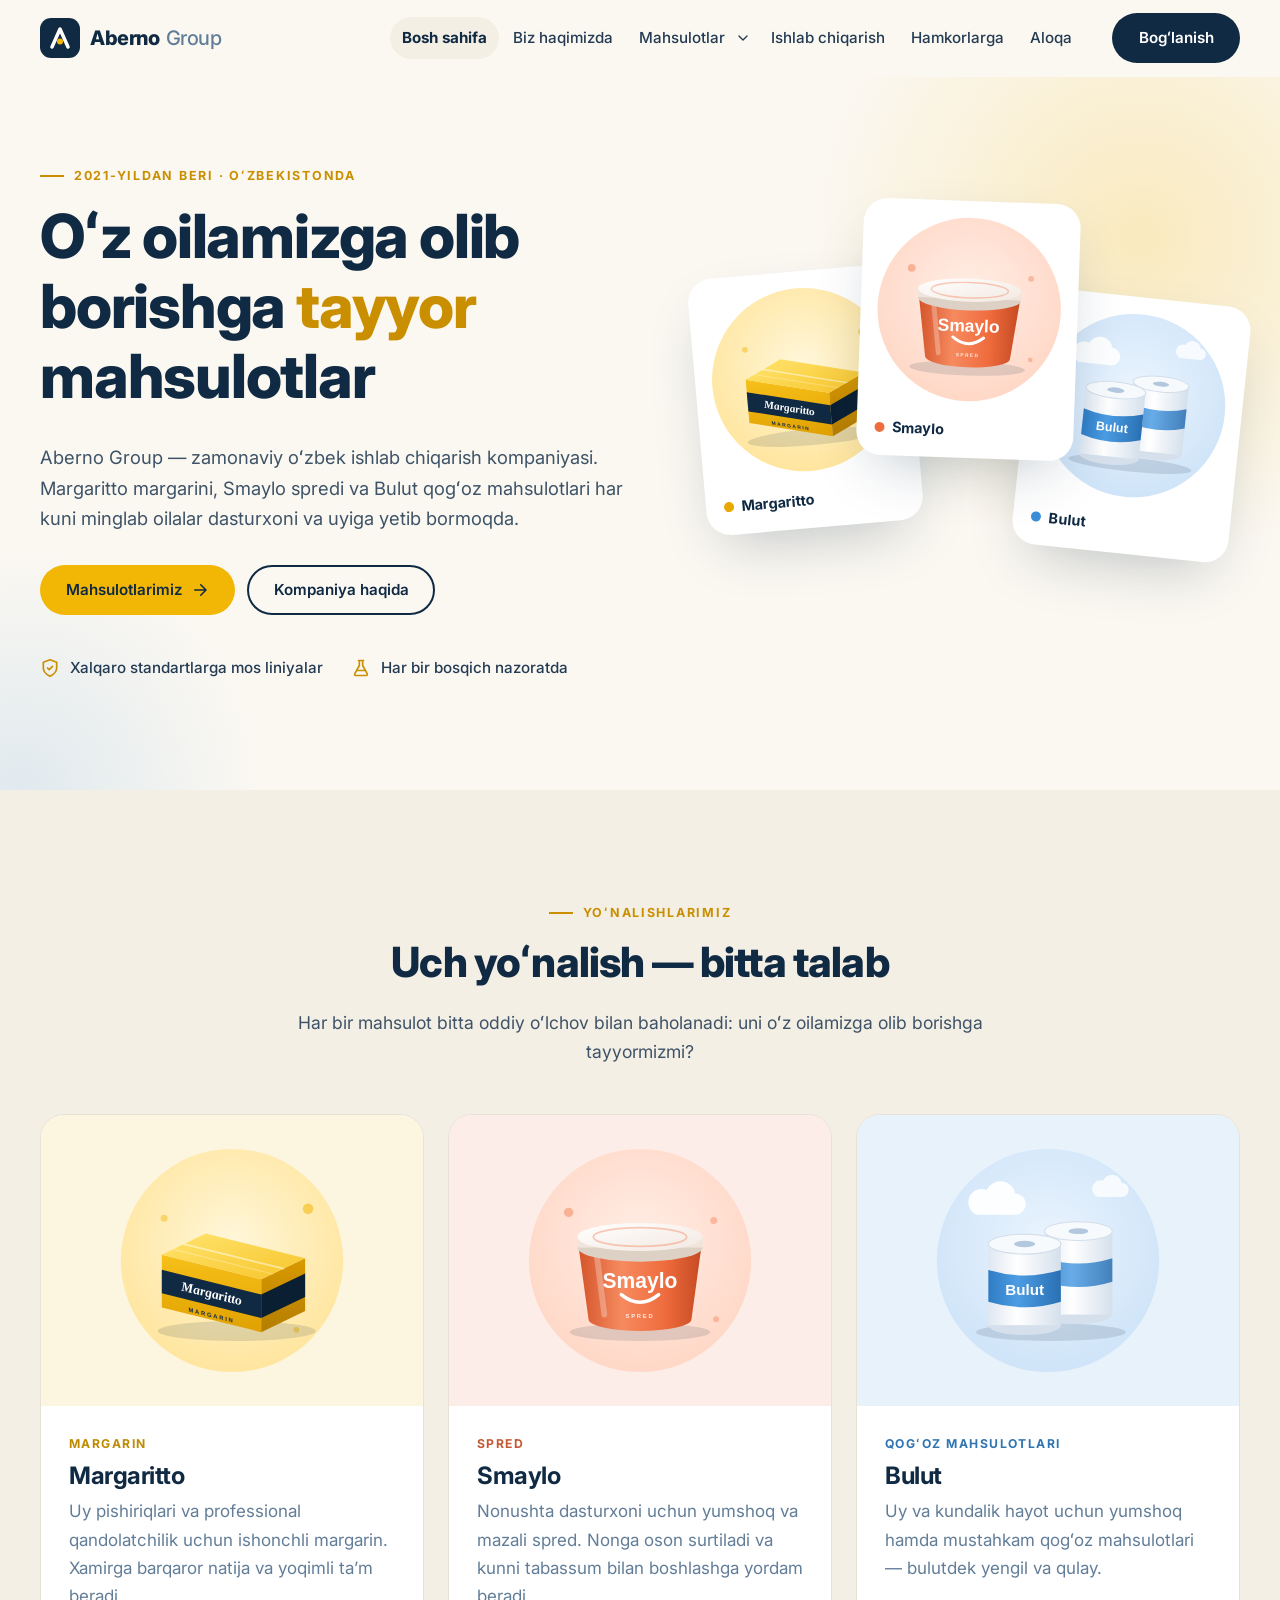
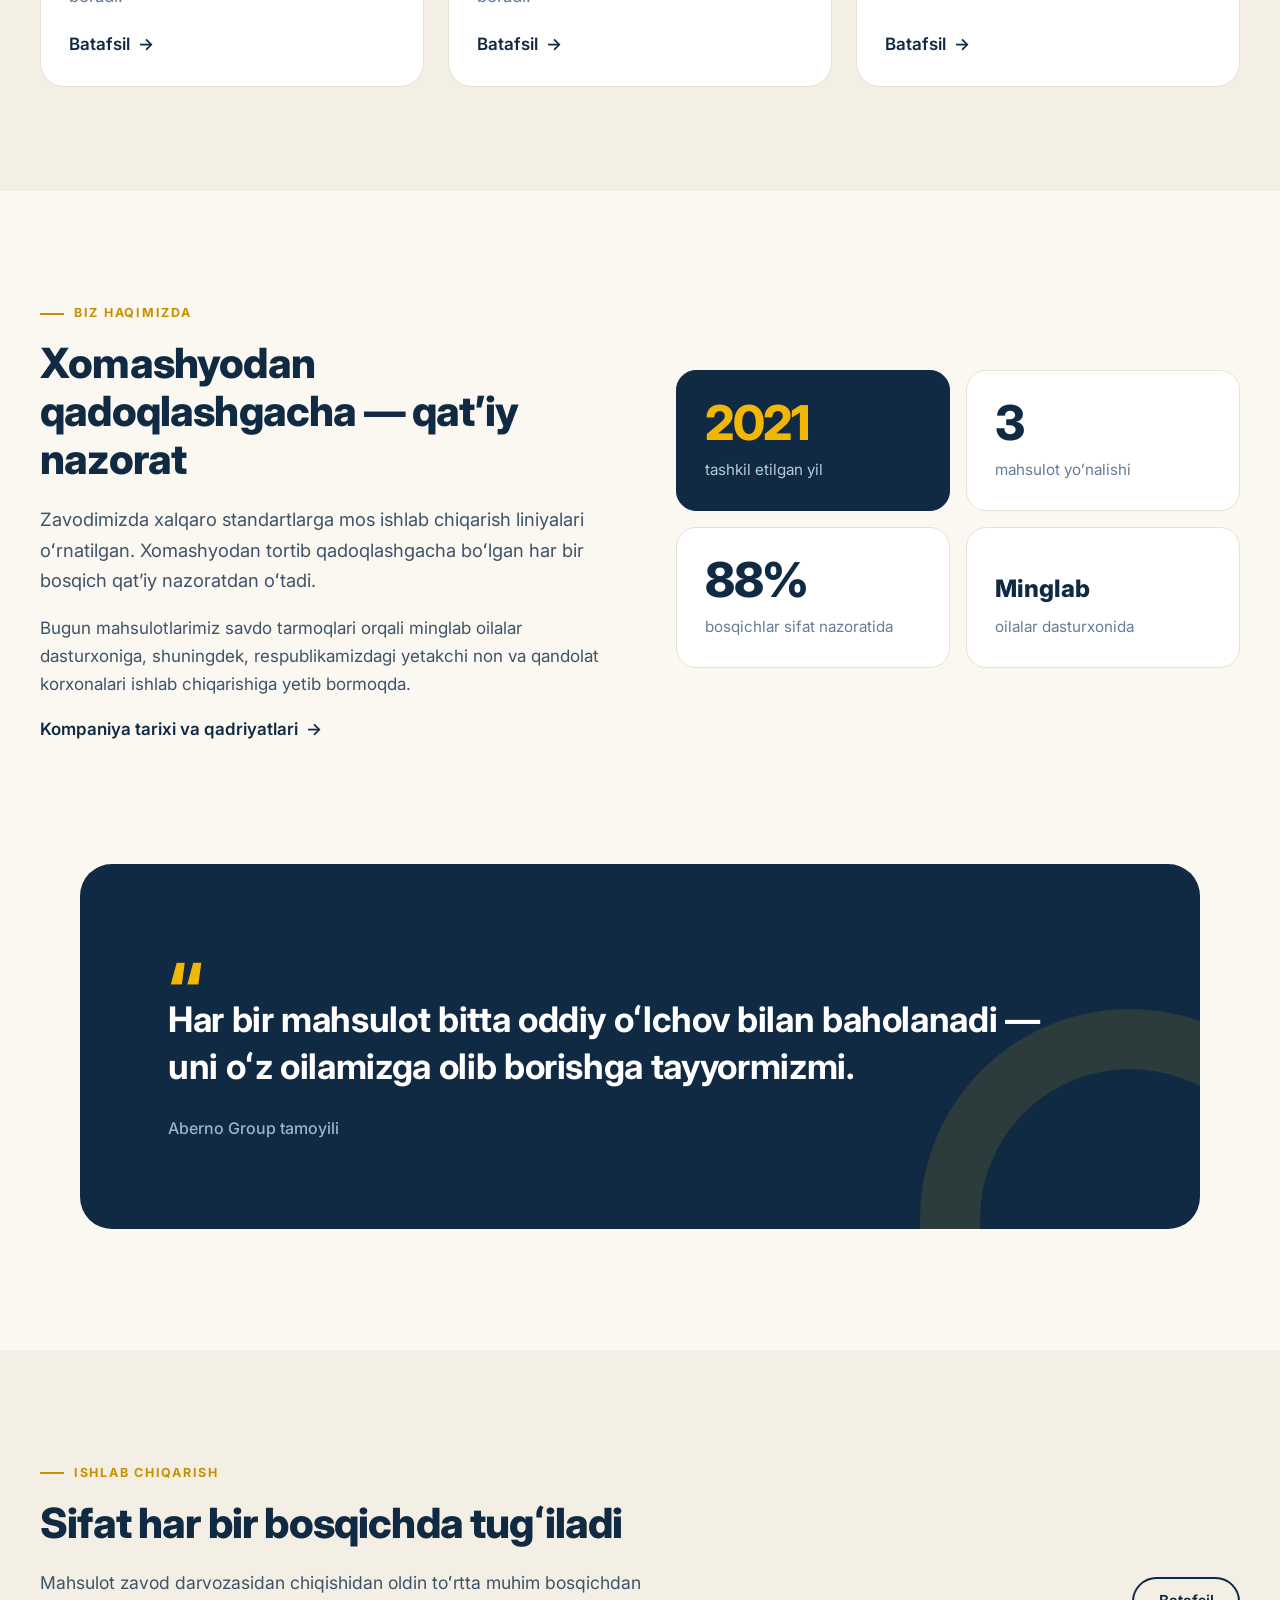
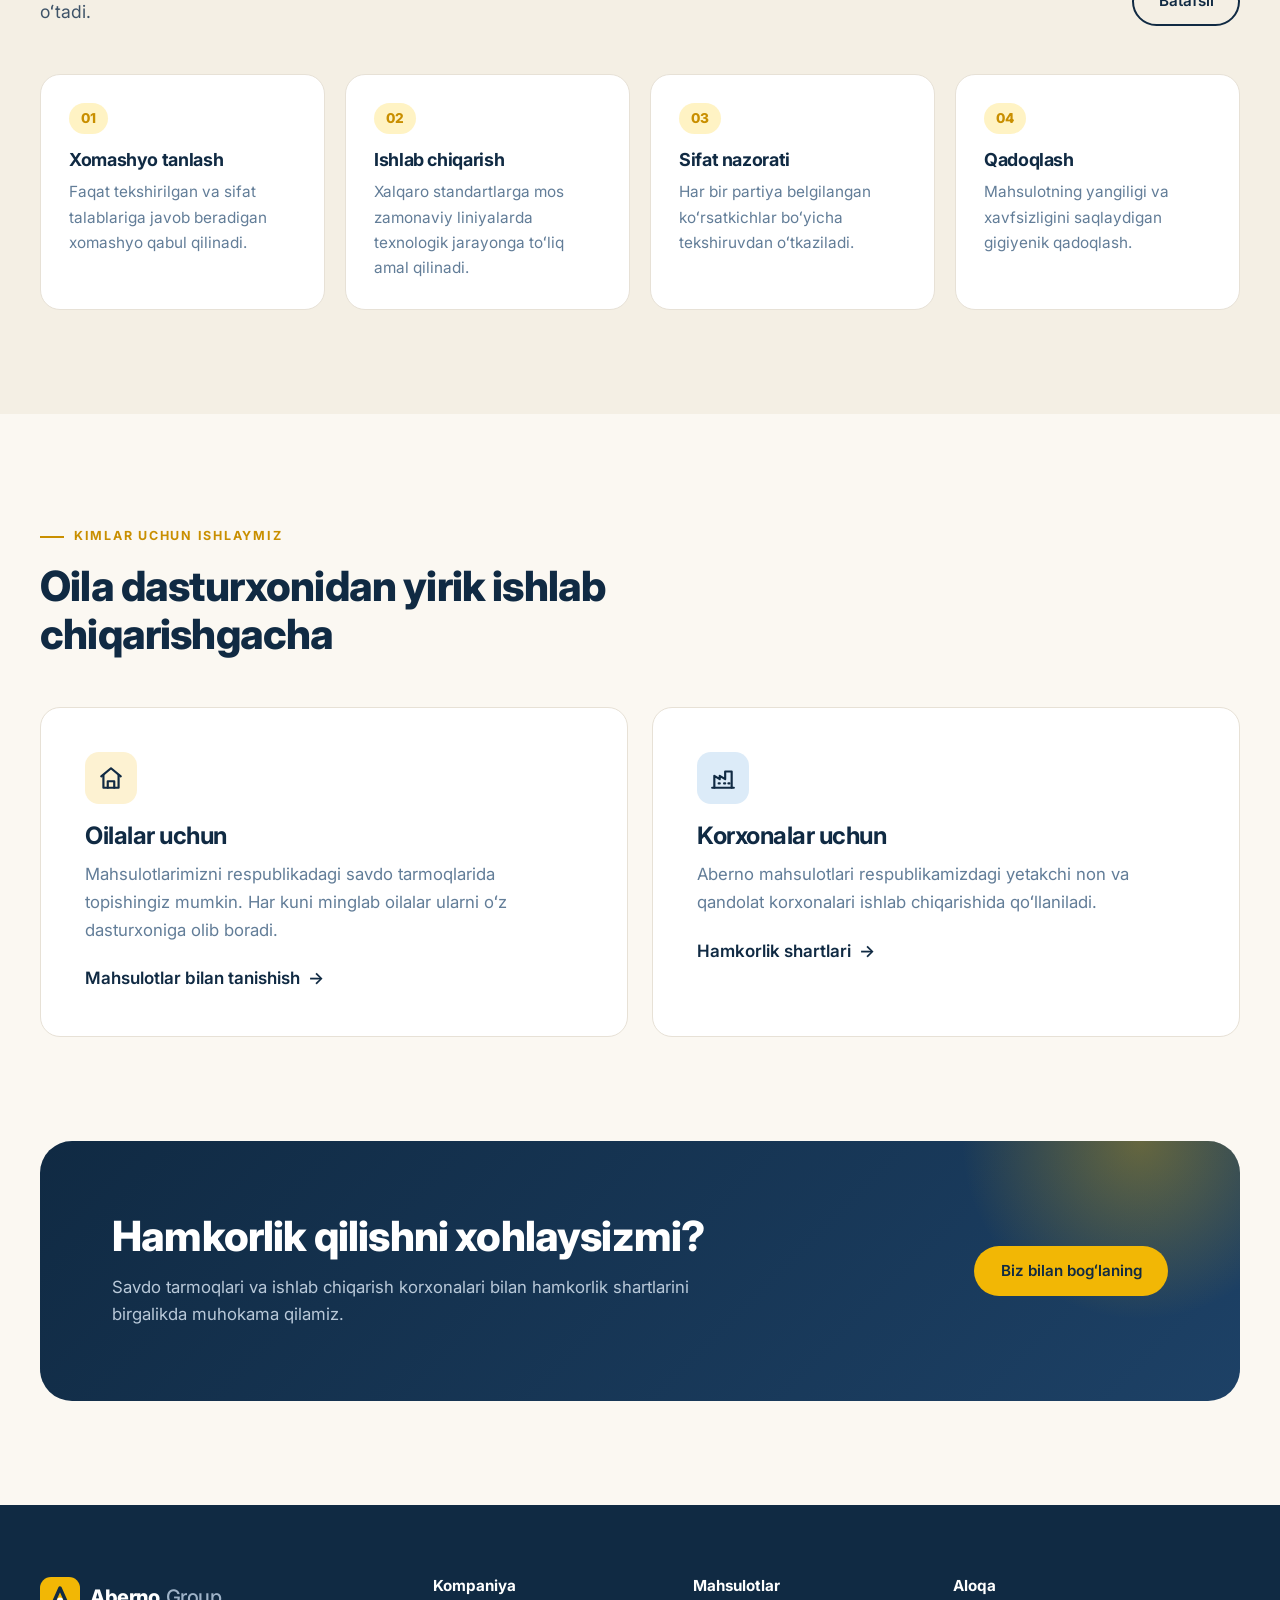
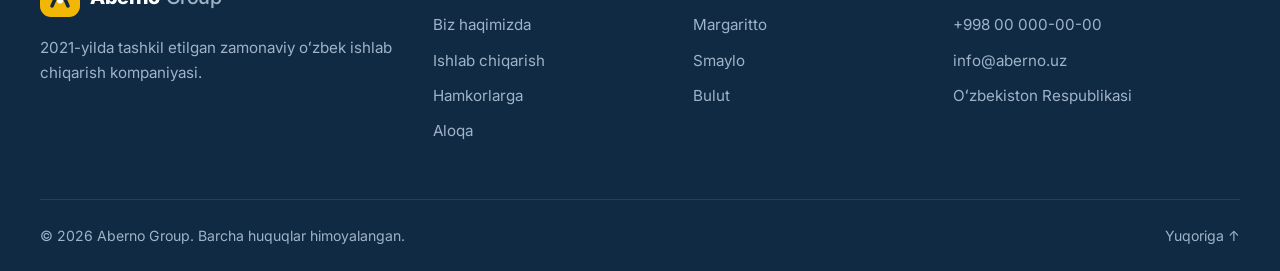
<file: index.html>
<!DOCTYPE html>
<html lang="uz">
<head>
  <meta charset="UTF-8">
  <meta name="viewport" content="width=device-width, initial-scale=1">
  <title>Aberno Group — Margaritto, Smaylo va Bulut ishlab chiqaruvchisi</title>
  <meta name="description" content="Aberno Group — 2021-yilda tashkil etilgan zamonaviy oʻzbek ishlab chiqarish kompaniyasi: Margaritto margarini, Smaylo spredi va Bulut qogʻoz mahsulotlari.">
  <meta property="og:title" content="Aberno Group">
  <meta property="og:description" content="Oʻz oilamizga olib borishga tayyor mahsulotlar: Margaritto, Smaylo, Bulut.">
  <meta property="og:type" content="website">
  <meta name="theme-color" content="#102a43">
  <link rel="icon" href="images/favicon.svg" type="image/svg+xml">
  <link rel="preconnect" href="https://fonts.googleapis.com">
  <link rel="preconnect" href="https://fonts.gstatic.com" crossorigin>
  <link href="https://fonts.googleapis.com/css2?family=Inter:wght@400;500;600;700;800&display=swap" rel="stylesheet">
  <link rel="stylesheet" href="css/style.css">
  <script>document.documentElement.classList.add('js');</script>
  <script src="js/main.js" defer></script>
</head>
<body>
  <a class="skip-link" href="#main">Asosiy kontentga oʻtish</a>

  <header class="site-header">
    <div class="container header__inner">
      <a href="index.html" class="logo" aria-label="Aberno Group — bosh sahifa">
        <svg class="logo__mark" viewBox="0 0 40 40" aria-hidden="true"><rect class="logo__bg" width="40" height="40" rx="11"/><path class="logo__a" d="M12 29 20 11l8 18"/><circle class="logo__dot" cx="20" cy="23.5" r="3"/></svg>
        <span class="logo__text">Aberno<span>Group</span></span>
      </a>
      <nav class="nav" id="site-nav" aria-label="Asosiy menyu">
        <ul class="nav__list">
          <li><a href="index.html" class="nav__link">Bosh sahifa</a></li>
          <li><a href="about.html" class="nav__link">Biz haqimizda</a></li>
          <li class="nav__item--drop">
            <a href="products.html" class="nav__link">Mahsulotlar</a>
            <button class="nav__drop-toggle" type="button" aria-expanded="false" aria-label="Mahsulotlar roʻyxati"><svg class="i" viewBox="0 0 24 24" aria-hidden="true"><path d="m6 9 6 6 6-6"/></svg></button>
            <ul class="nav__drop">
              <li><a href="margaritto.html" class="theme-margaritto"><span class="dot"></span><span>Margaritto<small>Margarin</small></span></a></li>
              <li><a href="smaylo.html" class="theme-smaylo"><span class="dot"></span><span>Smaylo<small>Spred</small></span></a></li>
              <li><a href="bulut.html" class="theme-bulut"><span class="dot"></span><span>Bulut<small>Qogʻoz mahsulotlari</small></span></a></li>
            </ul>
          </li>
          <li><a href="production.html" class="nav__link">Ishlab chiqarish</a></li>
          <li><a href="partners.html" class="nav__link">Hamkorlarga</a></li>
          <li><a href="contact.html" class="nav__link">Aloqa</a></li>
        </ul>
      </nav>
      <a href="contact.html" class="btn btn--primary header__cta">Bogʻlanish</a>
      <button class="burger" type="button" aria-controls="site-nav" aria-expanded="false" aria-label="Menyuni ochish"><span></span><span></span><span></span></button>
    </div>
  </header>

  <main id="main">
    <!-- HERO -->
    <section class="hero">
      <div class="container hero__grid">
        <div class="reveal">
          <span class="eyebrow">2021-yildan beri · Oʻzbekistonda</span>
          <h1>Oʻz oilamizga olib borishga <em>tayyor</em> mahsulotlar</h1>
          <p class="hero__lead">Aberno Group — zamonaviy oʻzbek ishlab chiqarish kompaniyasi. Margaritto margarini, Smaylo spredi va Bulut qogʻoz mahsulotlari har kuni minglab oilalar dasturxoni va uyiga yetib bormoqda.</p>
          <div class="hero__actions">
            <a href="products.html" class="btn btn--gold">Mahsulotlarimiz <svg class="i" viewBox="0 0 24 24" aria-hidden="true"><path d="M5 12h14M13 5l7 7-7 7"/></svg></a>
            <a href="about.html" class="btn btn--ghost">Kompaniya haqida</a>
          </div>
          <ul class="hero__facts">
            <li><svg class="i" viewBox="0 0 24 24" aria-hidden="true"><path d="M12 22s8-4 8-10V5l-8-3-8 3v7c0 6 8 10 8 10z"/><path d="m9 12 2 2 4-4"/></svg>Xalqaro standartlarga mos liniyalar</li>
            <li><svg class="i" viewBox="0 0 24 24" aria-hidden="true"><path d="M9 3h6M10 3v6L4.5 19a1.5 1.5 0 0 0 1.3 2h12.4a1.5 1.5 0 0 0 1.3-2L14 9V3"/><path d="M7 15h10"/></svg>Har bir bosqich nazoratda</li>
          </ul>
        </div>

        <div class="hero__visual reveal" data-delay="2">
          <a href="margaritto.html" class="hero__card hero__card--1 theme-margaritto">
            <img src="images/margaritto.svg" alt="Margaritto margarini" width="400" height="400">
            <span><i class="dot"></i>Margaritto</span>
          </a>
          <a href="smaylo.html" class="hero__card hero__card--2 theme-smaylo">
            <img src="images/smaylo.svg" alt="Smaylo spredi" width="400" height="400">
            <span><i class="dot"></i>Smaylo</span>
          </a>
          <a href="bulut.html" class="hero__card hero__card--3 theme-bulut">
            <img src="images/bulut.svg" alt="Bulut qogʻoz mahsulotlari" width="400" height="400">
            <span><i class="dot"></i>Bulut</span>
          </a>
        </div>
      </div>
    </section>

    <!-- BRENDLAR -->
    <section class="section section--cream">
      <div class="container">
        <div class="section__head section__head--center reveal">
          <span class="eyebrow">Yoʻnalishlarimiz</span>
          <h2>Uch yoʻnalish — bitta talab</h2>
          <p>Har bir mahsulot bitta oddiy oʻlchov bilan baholanadi: uni oʻz oilamizga olib borishga tayyormizmi?</p>
        </div>
        <div class="grid grid-3">
          <article class="brand-card theme-margaritto reveal">
            <div class="brand-card__media"><img src="images/margaritto.svg" alt="" width="400" height="400" loading="lazy"></div>
            <div class="brand-card__body">
              <span class="tag">Margarin</span>
              <h3>Margaritto</h3>
              <p>Uy pishiriqlari va professional qandolatchilik uchun ishonchli margarin. Xamirga barqaror natija va yoqimli ta’m beradi.</p>
              <a href="margaritto.html" class="link-arrow">Batafsil</a>
            </div>
          </article>
          <article class="brand-card theme-smaylo reveal" data-delay="1">
            <div class="brand-card__media"><img src="images/smaylo.svg" alt="" width="400" height="400" loading="lazy"></div>
            <div class="brand-card__body">
              <span class="tag">Spred</span>
              <h3>Smaylo</h3>
              <p>Nonushta dasturxoni uchun yumshoq va mazali spred. Nonga oson surtiladi va kunni tabassum bilan boshlashga yordam beradi.</p>
              <a href="smaylo.html" class="link-arrow">Batafsil</a>
            </div>
          </article>
          <article class="brand-card theme-bulut reveal" data-delay="2">
            <div class="brand-card__media"><img src="images/bulut.svg" alt="" width="400" height="400" loading="lazy"></div>
            <div class="brand-card__body">
              <span class="tag">Qogʻoz mahsulotlari</span>
              <h3>Bulut</h3>
              <p>Uy va kundalik hayot uchun yumshoq hamda mustahkam qogʻoz mahsulotlari — bulutdek yengil va qulay.</p>
              <a href="bulut.html" class="link-arrow">Batafsil</a>
            </div>
          </article>
        </div>
      </div>
    </section>

    <!-- KOMPANIYA -->
    <section class="section">
      <div class="container split">
        <div class="reveal">
          <span class="eyebrow">Biz haqimizda</span>
          <h2>Xomashyodan qadoqlashgacha — qat’iy nazorat</h2>
          <p class="lead">Zavodimizda xalqaro standartlarga mos ishlab chiqarish liniyalari oʻrnatilgan. Xomashyodan tortib qadoqlashgacha boʻlgan har bir bosqich qat’iy nazoratdan oʻtadi.</p>
          <p>Bugun mahsulotlarimiz savdo tarmoqlari orqali minglab oilalar dasturxoniga, shuningdek, respublikamizdagi yetakchi non va qandolat korxonalari ishlab chiqarishiga yetib bormoqda.</p>
          <a href="about.html" class="link-arrow">Kompaniya tarixi va qadriyatlari</a>
        </div>
        <div class="stats reveal" data-delay="1">
          <div class="stat stat--accent">
            <div class="stat__num">2021</div>
            <div class="stat__label">tashkil etilgan yil</div>
          </div>
          <div class="stat">
            <div class="stat__num" data-count="3">3</div>
            <div class="stat__label">mahsulot yoʻnalishi</div>
          </div>
          <div class="stat">
            <div class="stat__num" data-count="100" data-suffix="%">100%</div>
            <div class="stat__label">bosqichlar sifat nazoratida</div>
          </div>
          <div class="stat">
            <div class="stat__num"><small>Minglab</small></div>
            <div class="stat__label">oilalar dasturxonida</div>
          </div>
        </div>
      </div>
    </section>

    <!-- SHIOR -->
    <section class="section section--flush-top">
      <div class="container">
        <figure class="motto reveal">
          <blockquote>Har bir mahsulot bitta oddiy oʻlchov bilan baholanadi — uni oʻz oilamizga olib borishga tayyormizmi.</blockquote>
          <figcaption><cite>Aberno Group tamoyili</cite></figcaption>
        </figure>
      </div>
    </section>

    <!-- JARAYON -->
    <section class="section section--cream">
      <div class="container">
        <div class="section__head section__head--row reveal">
          <div>
            <span class="eyebrow">Ishlab chiqarish</span>
            <h2>Sifat har bir bosqichda tugʻiladi</h2>
            <p>Mahsulot zavod darvozasidan chiqishidan oldin toʻrtta muhim bosqichdan oʻtadi.</p>
          </div>
          <a href="production.html" class="btn btn--ghost">Batafsil</a>
        </div>
        <ol class="steps">
          <li class="step reveal">
            <h3>Xomashyo tanlash</h3>
            <p>Faqat tekshirilgan va sifat talablariga javob beradigan xomashyo qabul qilinadi.</p>
          </li>
          <li class="step reveal" data-delay="1">
            <h3>Ishlab chiqarish</h3>
            <p>Xalqaro standartlarga mos zamonaviy liniyalarda texnologik jarayonga toʻliq amal qilinadi.</p>
          </li>
          <li class="step reveal" data-delay="2">
            <h3>Sifat nazorati</h3>
            <p>Har bir partiya belgilangan koʻrsatkichlar boʻyicha tekshiruvdan oʻtkaziladi.</p>
          </li>
          <li class="step reveal" data-delay="3">
            <h3>Qadoqlash</h3>
            <p>Mahsulotning yangiligi va xavfsizligini saqlaydigan gigiyenik qadoqlash.</p>
          </li>
        </ol>
      </div>
    </section>

    <!-- AUDITORIYA -->
    <section class="section">
      <div class="container">
        <div class="section__head reveal">
          <span class="eyebrow">Kimlar uchun ishlaymiz</span>
          <h2>Oila dasturxonidan yirik ishlab chiqarishgacha</h2>
        </div>
        <div class="grid grid-2">
          <article class="card card--lg reveal">
            <div class="card__icon"><svg class="i" viewBox="0 0 24 24" aria-hidden="true"><path d="M3 10.5 12 3l9 7.5"/><path d="M5 9.5V21h14V9.5"/><path d="M9 21v-6h6v6"/></svg></div>
            <h3>Oilalar uchun</h3>
            <p>Mahsulotlarimizni respublikadagi savdo tarmoqlarida topishingiz mumkin. Har kuni minglab oilalar ularni oʻz dasturxoniga olib boradi.</p>
            <a href="products.html" class="link-arrow">Mahsulotlar bilan tanishish</a>
          </article>
          <article class="card card--lg theme-bulut reveal" data-delay="1">
            <div class="card__icon"><svg class="i" viewBox="0 0 24 24" aria-hidden="true"><path d="M2 21h20"/><path d="M4 21V10l5 3V10l5 3V6h6v15"/><path d="M8 17h1M13 17h1M17 17h1"/></svg></div>
            <h3>Korxonalar uchun</h3>
            <p>Aberno mahsulotlari respublikamizdagi yetakchi non va qandolat korxonalari ishlab chiqarishida qoʻllaniladi.</p>
            <a href="partners.html" class="link-arrow">Hamkorlik shartlari</a>
          </article>
        </div>
      </div>
    </section>

    <!-- CTA -->
    <section class="section section--flush-top">
      <div class="container">
        <div class="cta reveal">
          <div>
            <h2>Hamkorlik qilishni xohlaysizmi?</h2>
            <p>Savdo tarmoqlari va ishlab chiqarish korxonalari bilan hamkorlik shartlarini birgalikda muhokama qilamiz.</p>
          </div>
          <div class="cta__actions">
            <a href="contact.html" class="btn btn--gold">Biz bilan bogʻlaning</a>
          </div>
        </div>
      </div>
    </section>
  </main>

  <footer class="site-footer">
    <div class="container footer__grid">
      <div class="footer__about">
        <a href="index.html" class="logo">
          <svg class="logo__mark" viewBox="0 0 40 40" aria-hidden="true"><rect class="logo__bg" width="40" height="40" rx="11"/><path class="logo__a" d="M12 29 20 11l8 18"/><circle class="logo__dot" cx="20" cy="23.5" r="3"/></svg>
          <span class="logo__text">Aberno<span>Group</span></span>
        </a>
        <p>2021-yilda tashkil etilgan zamonaviy oʻzbek ishlab chiqarish kompaniyasi.</p>
      </div>
      <div>
        <h4>Kompaniya</h4>
        <ul class="footer__list">
          <li><a href="about.html">Biz haqimizda</a></li>
          <li><a href="production.html">Ishlab chiqarish</a></li>
          <li><a href="partners.html">Hamkorlarga</a></li>
          <li><a href="contact.html">Aloqa</a></li>
        </ul>
      </div>
      <div>
        <h4>Mahsulotlar</h4>
        <ul class="footer__list">
          <li><a href="margaritto.html">Margaritto</a></li>
          <li><a href="smaylo.html">Smaylo</a></li>
          <li><a href="bulut.html">Bulut</a></li>
        </ul>
      </div>
      <div>
        <h4>Aloqa</h4>
        <!-- TODO: haqiqiy telefon, email va manzilni kiriting -->
        <ul class="footer__list">
          <li><a href="tel:+998000000000">+998 00 000-00-00</a></li>
          <li><a href="mailto:info@aberno.uz">info@aberno.uz</a></li>
          <li>Oʻzbekiston Respublikasi</li>
        </ul>
      </div>
    </div>
    <div class="container footer__bottom">
      <span>© <span data-year>2026</span> Aberno Group. Barcha huquqlar himoyalangan.</span>
      <a href="#main">Yuqoriga ↑</a>
    </div>
  </footer>
</body>
</html>
</file>
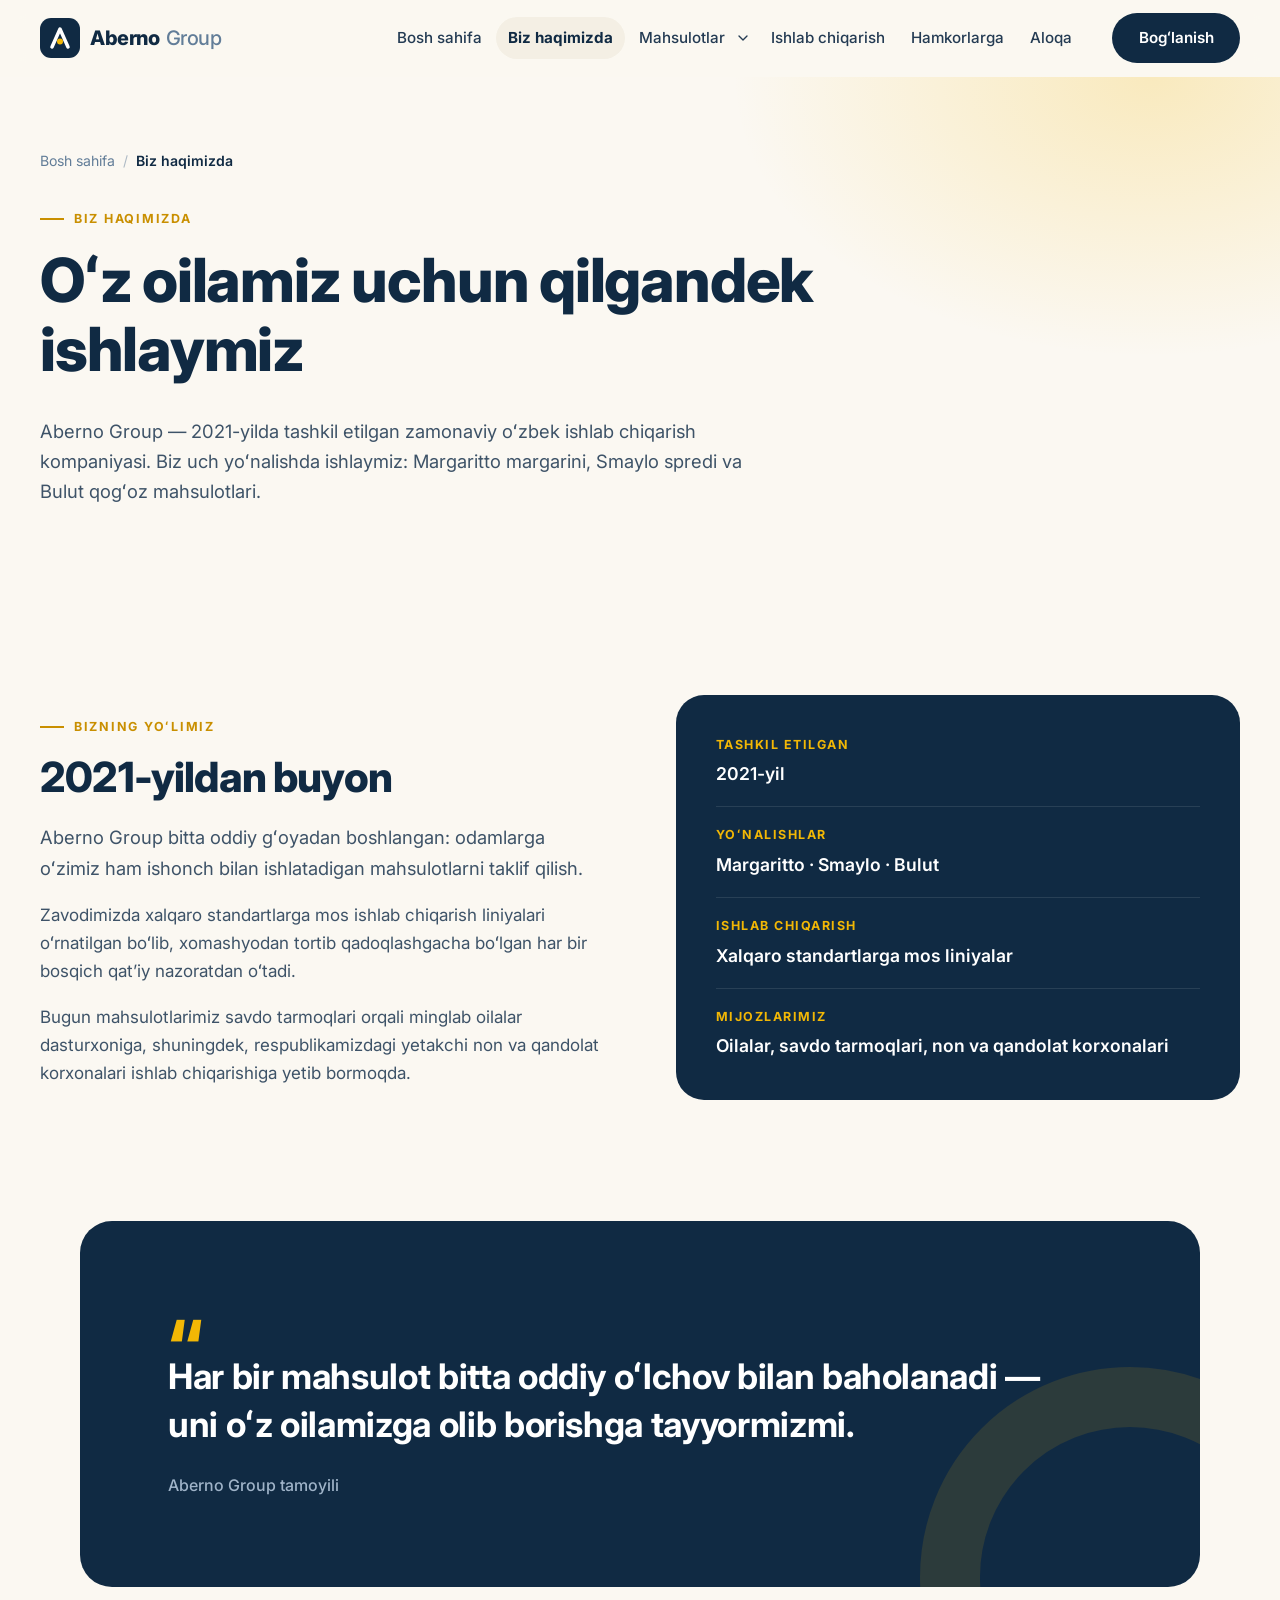
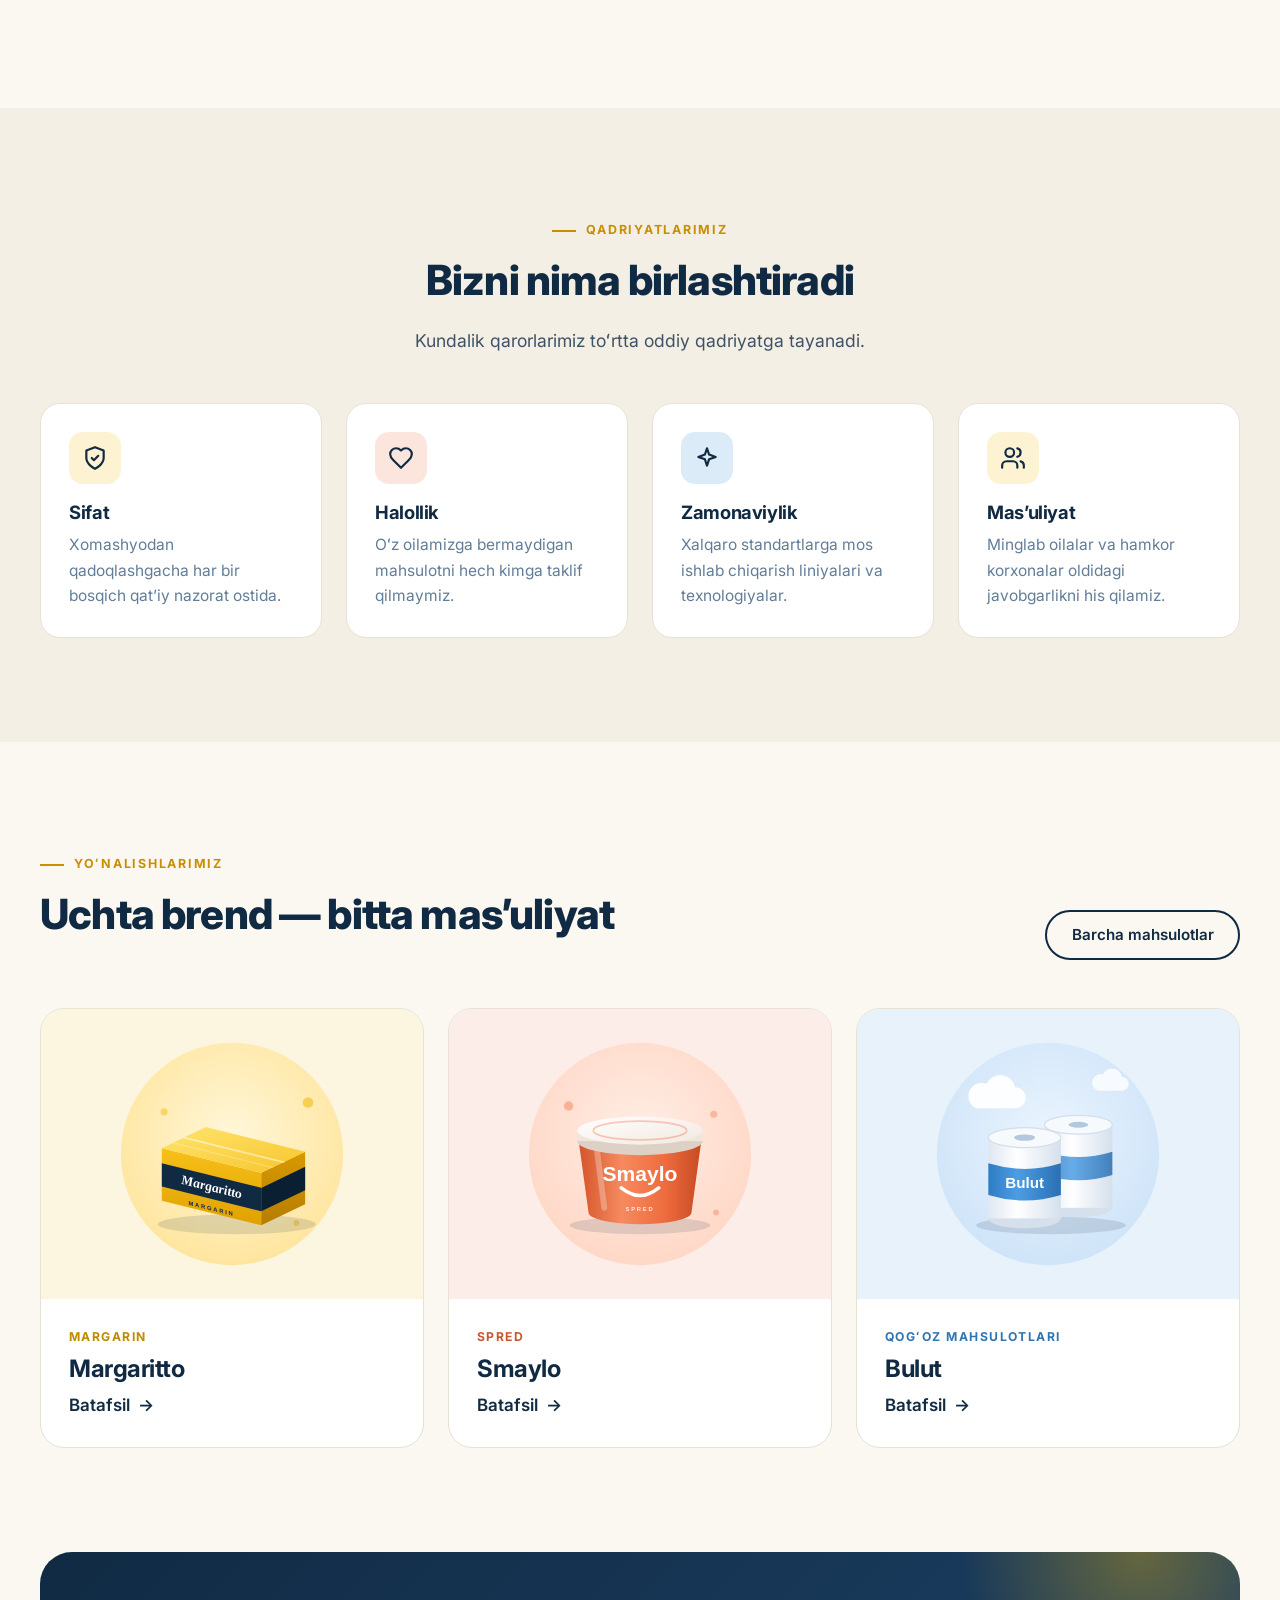
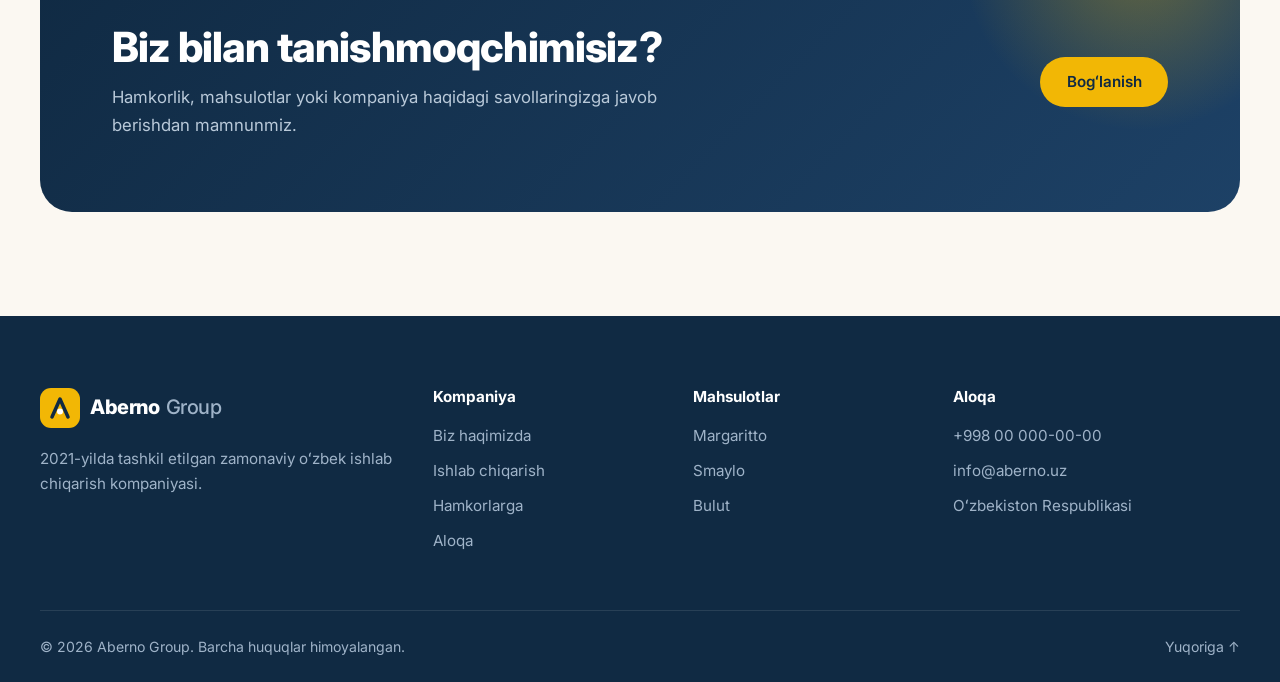
<file: about.html>
<!DOCTYPE html>
<html lang="uz">
<head>
  <meta charset="UTF-8">
  <meta name="viewport" content="width=device-width, initial-scale=1">
  <title>Biz haqimizda — Aberno Group</title>
  <meta name="description" content="Aberno Group 2021-yilda tashkil etilgan. Kompaniya tarixi, tamoyillari va qadriyatlari bilan tanishing.">
  <meta property="og:title" content="Biz haqimizda — Aberno Group">
  <meta property="og:type" content="website">
  <meta name="theme-color" content="#102a43">
  <link rel="icon" href="images/favicon.svg" type="image/svg+xml">
  <link rel="preconnect" href="https://fonts.googleapis.com">
  <link rel="preconnect" href="https://fonts.gstatic.com" crossorigin>
  <link href="https://fonts.googleapis.com/css2?family=Inter:wght@400;500;600;700;800&display=swap" rel="stylesheet">
  <link rel="stylesheet" href="css/style.css">
  <script>document.documentElement.classList.add('js');</script>
  <script src="js/main.js" defer></script>
</head>
<body>
  <a class="skip-link" href="#main">Asosiy kontentga oʻtish</a>

  <header class="site-header">
    <div class="container header__inner">
      <a href="index.html" class="logo" aria-label="Aberno Group — bosh sahifa">
        <svg class="logo__mark" viewBox="0 0 40 40" aria-hidden="true"><rect class="logo__bg" width="40" height="40" rx="11"/><path class="logo__a" d="M12 29 20 11l8 18"/><circle class="logo__dot" cx="20" cy="23.5" r="3"/></svg>
        <span class="logo__text">Aberno<span>Group</span></span>
      </a>
      <nav class="nav" id="site-nav" aria-label="Asosiy menyu">
        <ul class="nav__list">
          <li><a href="index.html" class="nav__link">Bosh sahifa</a></li>
          <li><a href="about.html" class="nav__link">Biz haqimizda</a></li>
          <li class="nav__item--drop">
            <a href="products.html" class="nav__link">Mahsulotlar</a>
            <button class="nav__drop-toggle" type="button" aria-expanded="false" aria-label="Mahsulotlar roʻyxati"><svg class="i" viewBox="0 0 24 24" aria-hidden="true"><path d="m6 9 6 6 6-6"/></svg></button>
            <ul class="nav__drop">
              <li><a href="margaritto.html" class="theme-margaritto"><span class="dot"></span><span>Margaritto<small>Margarin</small></span></a></li>
              <li><a href="smaylo.html" class="theme-smaylo"><span class="dot"></span><span>Smaylo<small>Spred</small></span></a></li>
              <li><a href="bulut.html" class="theme-bulut"><span class="dot"></span><span>Bulut<small>Qogʻoz mahsulotlari</small></span></a></li>
            </ul>
          </li>
          <li><a href="production.html" class="nav__link">Ishlab chiqarish</a></li>
          <li><a href="partners.html" class="nav__link">Hamkorlarga</a></li>
          <li><a href="contact.html" class="nav__link">Aloqa</a></li>
        </ul>
      </nav>
      <a href="contact.html" class="btn btn--primary header__cta">Bogʻlanish</a>
      <button class="burger" type="button" aria-controls="site-nav" aria-expanded="false" aria-label="Menyuni ochish"><span></span><span></span><span></span></button>
    </div>
  </header>

  <main id="main">
    <section class="page-hero">
      <div class="container">
        <ol class="breadcrumbs">
          <li><a href="index.html">Bosh sahifa</a></li>
          <li><span aria-current="page">Biz haqimizda</span></li>
        </ol>
        <span class="eyebrow">Biz haqimizda</span>
        <h1>Oʻz oilamiz uchun qilgandek ishlaymiz</h1>
        <p class="lead">Aberno Group — 2021-yilda tashkil etilgan zamonaviy oʻzbek ishlab chiqarish kompaniyasi. Biz uch yoʻnalishda ishlaymiz: Margaritto margarini, Smaylo spredi va Bulut qogʻoz mahsulotlari.</p>
      </div>
    </section>

    <section class="section">
      <div class="container split">
        <div class="reveal">
          <span class="eyebrow">Bizning yoʻlimiz</span>
          <h2>2021-yildan buyon</h2>
          <p class="lead">Aberno Group bitta oddiy gʻoyadan boshlangan: odamlarga oʻzimiz ham ishonch bilan ishlatadigan mahsulotlarni taklif qilish.</p>
          <p>Zavodimizda xalqaro standartlarga mos ishlab chiqarish liniyalari oʻrnatilgan boʻlib, xomashyodan tortib qadoqlashgacha boʻlgan har bir bosqich qat’iy nazoratdan oʻtadi.</p>
          <p class="mb-0">Bugun mahsulotlarimiz savdo tarmoqlari orqali minglab oilalar dasturxoniga, shuningdek, respublikamizdagi yetakchi non va qandolat korxonalari ishlab chiqarishiga yetib bormoqda.</p>
        </div>
        <dl class="facts reveal" data-delay="1">
          <div><dt>Tashkil etilgan</dt><dd>2021-yil</dd></div>
          <div><dt>Yoʻnalishlar</dt><dd>Margaritto · Smaylo · Bulut</dd></div>
          <div><dt>Ishlab chiqarish</dt><dd>Xalqaro standartlarga mos liniyalar</dd></div>
          <div><dt>Mijozlarimiz</dt><dd>Oilalar, savdo tarmoqlari, non va qandolat korxonalari</dd></div>
        </dl>
      </div>
    </section>

    <section class="section section--flush-top">
      <div class="container">
        <figure class="motto reveal">
          <blockquote>Har bir mahsulot bitta oddiy oʻlchov bilan baholanadi — uni oʻz oilamizga olib borishga tayyormizmi.</blockquote>
          <figcaption><cite>Aberno Group tamoyili</cite></figcaption>
        </figure>
      </div>
    </section>

    <section class="section section--cream">
      <div class="container">
        <div class="section__head section__head--center reveal">
          <span class="eyebrow">Qadriyatlarimiz</span>
          <h2>Bizni nima birlashtiradi</h2>
          <p>Kundalik qarorlarimiz toʻrtta oddiy qadriyatga tayanadi.</p>
        </div>
        <div class="grid grid-4">
          <article class="card reveal">
            <div class="card__icon"><svg class="i" viewBox="0 0 24 24" aria-hidden="true"><path d="M12 22s8-4 8-10V5l-8-3-8 3v7c0 6 8 10 8 10z"/><path d="m9 12 2 2 4-4"/></svg></div>
            <h3>Sifat</h3>
            <p>Xomashyodan qadoqlashgacha har bir bosqich qat’iy nazorat ostida.</p>
          </article>
          <article class="card theme-smaylo reveal" data-delay="1">
            <div class="card__icon"><svg class="i" viewBox="0 0 24 24" aria-hidden="true"><path d="M19 14c1.49-1.46 3-3.21 3-5.5A5.5 5.5 0 0 0 16.5 3c-1.76 0-3 .5-4.5 2-1.5-1.5-2.74-2-4.5-2A5.5 5.5 0 0 0 2 8.5c0 2.3 1.5 4.05 3 5.5l7 7Z"/></svg></div>
            <h3>Halollik</h3>
            <p>Oʻz oilamizga bermaydigan mahsulotni hech kimga taklif qilmaymiz.</p>
          </article>
          <article class="card theme-bulut reveal" data-delay="2">
            <div class="card__icon"><svg class="i" viewBox="0 0 24 24" aria-hidden="true"><path d="M12 3l1.9 5.8L20 11l-6.1 2.2L12 19l-1.9-5.8L4 11l6.1-2.2z"/></svg></div>
            <h3>Zamonaviylik</h3>
            <p>Xalqaro standartlarga mos ishlab chiqarish liniyalari va texnologiyalar.</p>
          </article>
          <article class="card reveal" data-delay="3">
            <div class="card__icon"><svg class="i" viewBox="0 0 24 24" aria-hidden="true"><path d="M16 21v-2a4 4 0 0 0-4-4H6a4 4 0 0 0-4 4v2"/><circle cx="9" cy="7" r="4"/><path d="M22 21v-2a4 4 0 0 0-3-3.87M16 3.13a4 4 0 0 1 0 7.75"/></svg></div>
            <h3>Mas’uliyat</h3>
            <p>Minglab oilalar va hamkor korxonalar oldidagi javobgarlikni his qilamiz.</p>
          </article>
        </div>
      </div>
    </section>

    <section class="section">
      <div class="container">
        <div class="section__head section__head--row reveal">
          <div>
            <span class="eyebrow">Yoʻnalishlarimiz</span>
            <h2>Uchta brend — bitta mas’uliyat</h2>
          </div>
          <a href="products.html" class="btn btn--ghost">Barcha mahsulotlar</a>
        </div>
        <div class="grid grid-3">
          <article class="brand-card theme-margaritto reveal">
            <div class="brand-card__media"><img src="images/margaritto.svg" alt="" width="400" height="400" loading="lazy"></div>
            <div class="brand-card__body">
              <span class="tag">Margarin</span>
              <h3>Margaritto</h3>
              <a href="margaritto.html" class="link-arrow">Batafsil</a>
            </div>
          </article>
          <article class="brand-card theme-smaylo reveal" data-delay="1">
            <div class="brand-card__media"><img src="images/smaylo.svg" alt="" width="400" height="400" loading="lazy"></div>
            <div class="brand-card__body">
              <span class="tag">Spred</span>
              <h3>Smaylo</h3>
              <a href="smaylo.html" class="link-arrow">Batafsil</a>
            </div>
          </article>
          <article class="brand-card theme-bulut reveal" data-delay="2">
            <div class="brand-card__media"><img src="images/bulut.svg" alt="" width="400" height="400" loading="lazy"></div>
            <div class="brand-card__body">
              <span class="tag">Qogʻoz mahsulotlari</span>
              <h3>Bulut</h3>
              <a href="bulut.html" class="link-arrow">Batafsil</a>
            </div>
          </article>
        </div>
      </div>
    </section>

    <section class="section section--flush-top">
      <div class="container">
        <div class="cta reveal">
          <div>
            <h2>Biz bilan tanishmoqchimisiz?</h2>
            <p>Hamkorlik, mahsulotlar yoki kompaniya haqidagi savollaringizga javob berishdan mamnunmiz.</p>
          </div>
          <div class="cta__actions">
            <a href="contact.html" class="btn btn--gold">Bogʻlanish</a>
          </div>
        </div>
      </div>
    </section>
  </main>

  <footer class="site-footer">
    <div class="container footer__grid">
      <div class="footer__about">
        <a href="index.html" class="logo">
          <svg class="logo__mark" viewBox="0 0 40 40" aria-hidden="true"><rect class="logo__bg" width="40" height="40" rx="11"/><path class="logo__a" d="M12 29 20 11l8 18"/><circle class="logo__dot" cx="20" cy="23.5" r="3"/></svg>
          <span class="logo__text">Aberno<span>Group</span></span>
        </a>
        <p>2021-yilda tashkil etilgan zamonaviy oʻzbek ishlab chiqarish kompaniyasi.</p>
      </div>
      <div>
        <h4>Kompaniya</h4>
        <ul class="footer__list">
          <li><a href="about.html">Biz haqimizda</a></li>
          <li><a href="production.html">Ishlab chiqarish</a></li>
          <li><a href="partners.html">Hamkorlarga</a></li>
          <li><a href="contact.html">Aloqa</a></li>
        </ul>
      </div>
      <div>
        <h4>Mahsulotlar</h4>
        <ul class="footer__list">
          <li><a href="margaritto.html">Margaritto</a></li>
          <li><a href="smaylo.html">Smaylo</a></li>
          <li><a href="bulut.html">Bulut</a></li>
        </ul>
      </div>
      <div>
        <h4>Aloqa</h4>
        <!-- TODO: haqiqiy telefon, email va manzilni kiriting -->
        <ul class="footer__list">
          <li><a href="tel:+998000000000">+998 00 000-00-00</a></li>
          <li><a href="mailto:info@aberno.uz">info@aberno.uz</a></li>
          <li>Oʻzbekiston Respublikasi</li>
        </ul>
      </div>
    </div>
    <div class="container footer__bottom">
      <span>© <span data-year>2026</span> Aberno Group. Barcha huquqlar himoyalangan.</span>
      <a href="#main">Yuqoriga ↑</a>
    </div>
  </footer>
</body>
</html>
</file>
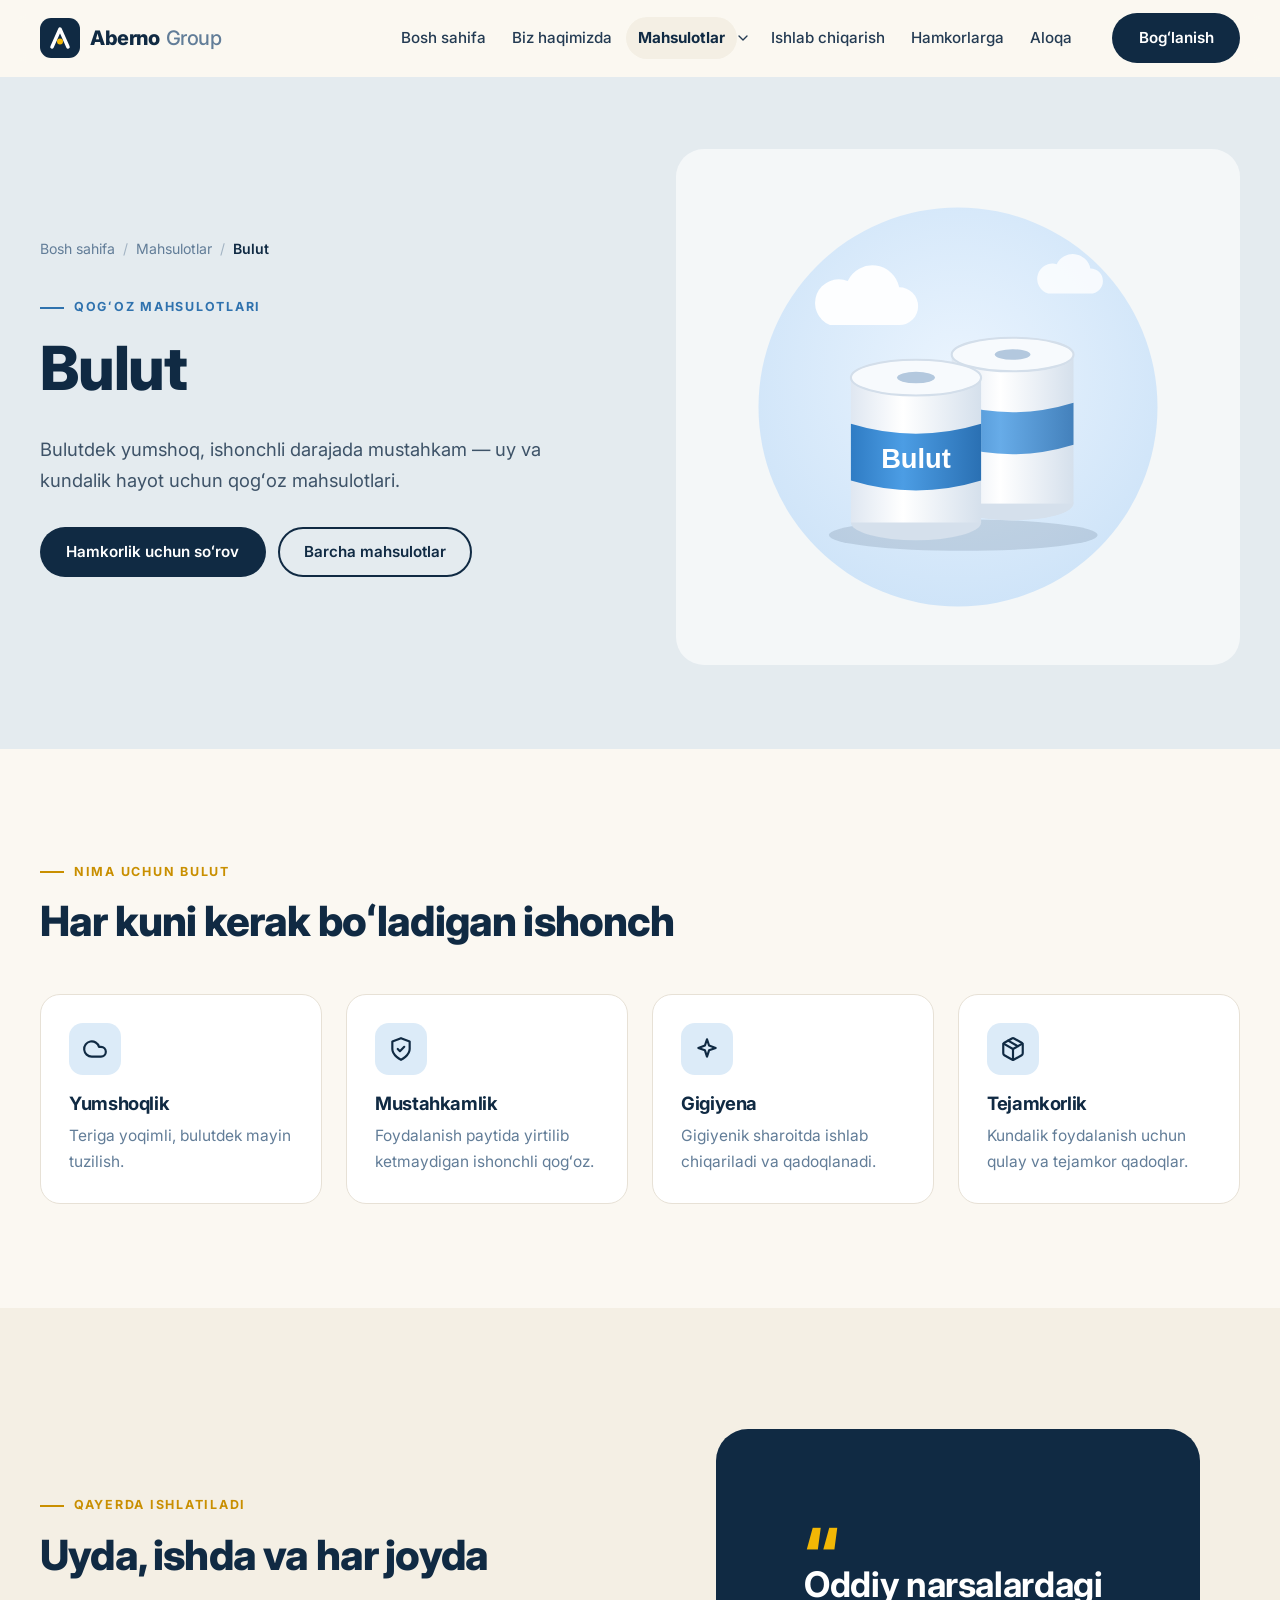
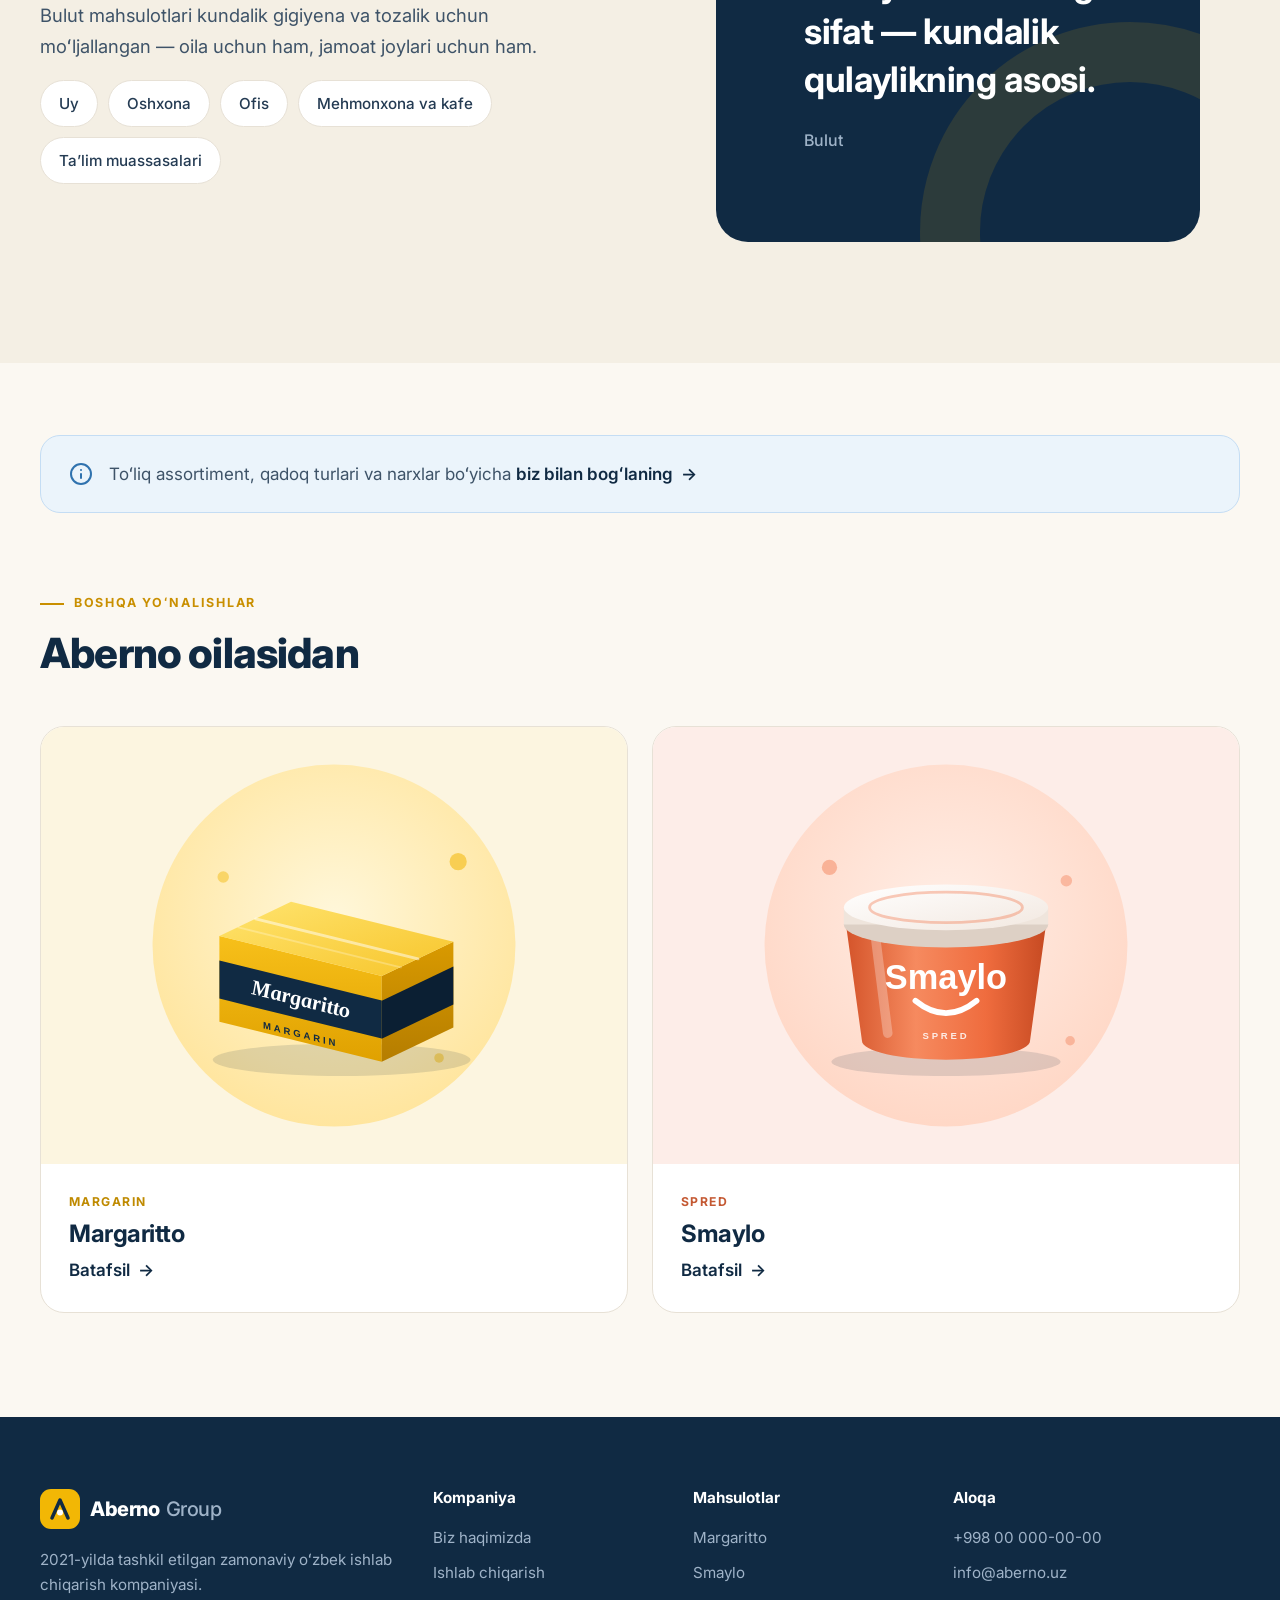
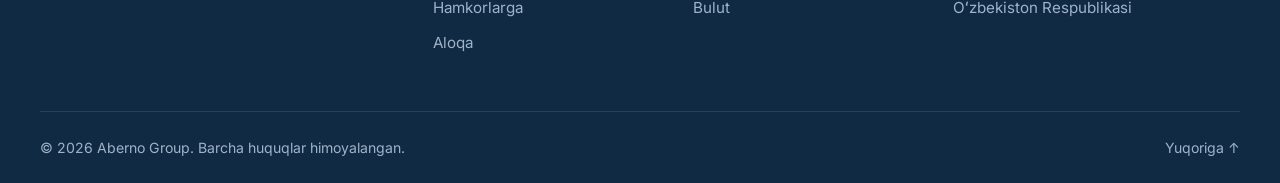
<file: bulut.html>
<!DOCTYPE html>
<html lang="uz">
<head>
  <meta charset="UTF-8">
  <meta name="viewport" content="width=device-width, initial-scale=1">
  <title>Bulut qogʻoz mahsulotlari — Aberno Group</title>
  <meta name="description" content="Bulut — uy va kundalik hayot uchun yumshoq va mustahkam qogʻoz mahsulotlari. Aberno Group mahsuloti.">
  <meta property="og:title" content="Bulut qogʻoz mahsulotlari — Aberno Group">
  <meta property="og:type" content="website">
  <meta name="theme-color" content="#102a43">
  <link rel="icon" href="images/favicon.svg" type="image/svg+xml">
  <link rel="preconnect" href="https://fonts.googleapis.com">
  <link rel="preconnect" href="https://fonts.gstatic.com" crossorigin>
  <link href="https://fonts.googleapis.com/css2?family=Inter:wght@400;500;600;700;800&display=swap" rel="stylesheet">
  <link rel="stylesheet" href="css/style.css">
  <script>document.documentElement.classList.add('js');</script>
  <script src="js/main.js" defer></script>
</head>
<body class="theme-bulut">
  <a class="skip-link" href="#main">Asosiy kontentga oʻtish</a>

  <header class="site-header">
    <div class="container header__inner">
      <a href="index.html" class="logo" aria-label="Aberno Group — bosh sahifa">
        <svg class="logo__mark" viewBox="0 0 40 40" aria-hidden="true"><rect class="logo__bg" width="40" height="40" rx="11"/><path class="logo__a" d="M12 29 20 11l8 18"/><circle class="logo__dot" cx="20" cy="23.5" r="3"/></svg>
        <span class="logo__text">Aberno<span>Group</span></span>
      </a>
      <nav class="nav" id="site-nav" aria-label="Asosiy menyu">
        <ul class="nav__list">
          <li><a href="index.html" class="nav__link">Bosh sahifa</a></li>
          <li><a href="about.html" class="nav__link">Biz haqimizda</a></li>
          <li class="nav__item--drop">
            <a href="products.html" class="nav__link">Mahsulotlar</a>
            <button class="nav__drop-toggle" type="button" aria-expanded="false" aria-label="Mahsulotlar roʻyxati"><svg class="i" viewBox="0 0 24 24" aria-hidden="true"><path d="m6 9 6 6 6-6"/></svg></button>
            <ul class="nav__drop">
              <li><a href="margaritto.html" class="theme-margaritto"><span class="dot"></span><span>Margaritto<small>Margarin</small></span></a></li>
              <li><a href="smaylo.html" class="theme-smaylo"><span class="dot"></span><span>Smaylo<small>Spred</small></span></a></li>
              <li><a href="bulut.html" class="theme-bulut"><span class="dot"></span><span>Bulut<small>Qogʻoz mahsulotlari</small></span></a></li>
            </ul>
          </li>
          <li><a href="production.html" class="nav__link">Ishlab chiqarish</a></li>
          <li><a href="partners.html" class="nav__link">Hamkorlarga</a></li>
          <li><a href="contact.html" class="nav__link">Aloqa</a></li>
        </ul>
      </nav>
      <a href="contact.html" class="btn btn--primary header__cta">Bogʻlanish</a>
      <button class="burger" type="button" aria-controls="site-nav" aria-expanded="false" aria-label="Menyuni ochish"><span></span><span></span><span></span></button>
    </div>
  </header>

  <main id="main">
    <section class="page-hero page-hero--brand">
      <div class="container split">
        <div>
          <ol class="breadcrumbs">
            <li><a href="index.html">Bosh sahifa</a></li>
            <li><a href="products.html">Mahsulotlar</a></li>
            <li><span aria-current="page">Bulut</span></li>
          </ol>
          <span class="eyebrow">Qogʻoz mahsulotlari</span>
          <h1>Bulut</h1>
          <p class="lead">Bulutdek yumshoq, ishonchli darajada mustahkam — uy va kundalik hayot uchun qogʻoz mahsulotlari.</p>
          <div class="page-hero__actions">
            <a href="contact.html" class="btn btn--primary">Hamkorlik uchun soʻrov</a>
            <a href="products.html" class="btn btn--ghost">Barcha mahsulotlar</a>
          </div>
        </div>
        <div class="split__media"><img src="images/bulut.svg" alt="Bulut qogʻoz rulonlari" width="400" height="400"></div>
      </div>
    </section>

    <section class="section">
      <div class="container">
        <div class="section__head reveal">
          <span class="eyebrow">Nima uchun Bulut</span>
          <h2>Har kuni kerak boʻladigan ishonch</h2>
        </div>
        <div class="grid grid-4">
          <article class="card reveal">
            <div class="card__icon"><svg class="i" viewBox="0 0 24 24" aria-hidden="true"><path d="M17.5 19H9a7 7 0 1 1 6.71-9h1.79a4.5 4.5 0 1 1 0 9Z"/></svg></div>
            <h3>Yumshoqlik</h3>
            <p>Teriga yoqimli, bulutdek mayin tuzilish.</p>
          </article>
          <article class="card reveal" data-delay="1">
            <div class="card__icon"><svg class="i" viewBox="0 0 24 24" aria-hidden="true"><path d="M12 22s8-4 8-10V5l-8-3-8 3v7c0 6 8 10 8 10z"/><path d="m9 12 2 2 4-4"/></svg></div>
            <h3>Mustahkamlik</h3>
            <p>Foydalanish paytida yirtilib ketmaydigan ishonchli qogʻoz.</p>
          </article>
          <article class="card reveal" data-delay="2">
            <div class="card__icon"><svg class="i" viewBox="0 0 24 24" aria-hidden="true"><path d="M12 3l1.9 5.8L20 11l-6.1 2.2L12 19l-1.9-5.8L4 11l6.1-2.2z"/></svg></div>
            <h3>Gigiyena</h3>
            <p>Gigiyenik sharoitda ishlab chiqariladi va qadoqlanadi.</p>
          </article>
          <article class="card reveal" data-delay="3">
            <div class="card__icon"><svg class="i" viewBox="0 0 24 24" aria-hidden="true"><path d="m7.5 4.27 9 5.15"/><path d="M21 8a2 2 0 0 0-1-1.73l-7-4a2 2 0 0 0-2 0l-7 4A2 2 0 0 0 3 8v8a2 2 0 0 0 1 1.73l7 4a2 2 0 0 0 2 0l7-4A2 2 0 0 0 21 16Z"/><path d="m3.3 7 8.7 5 8.7-5"/><path d="M12 22V12"/></svg></div>
            <h3>Tejamkorlik</h3>
            <p>Kundalik foydalanish uchun qulay va tejamkor qadoqlar.</p>
          </article>
        </div>
      </div>
    </section>

    <section class="section section--cream">
      <div class="container split">
        <div class="reveal">
          <span class="eyebrow">Qayerda ishlatiladi</span>
          <h2>Uyda, ishda va har joyda</h2>
          <p class="lead">Bulut mahsulotlari kundalik gigiyena va tozalik uchun moʻljallangan — oila uchun ham, jamoat joylari uchun ham.</p>
          <ul class="pills">
            <li class="pill">Uy</li>
            <li class="pill">Oshxona</li>
            <li class="pill">Ofis</li>
            <li class="pill">Mehmonxona va kafe</li>
            <li class="pill">Ta’lim muassasalari</li>
          </ul>
        </div>
        <figure class="motto reveal" data-delay="1">
          <blockquote>Oddiy narsalardagi sifat — kundalik qulaylikning asosi.</blockquote>
          <figcaption><cite>Bulut</cite></figcaption>
        </figure>
      </div>
    </section>

    <section class="section section--tight">
      <div class="container">
        <div class="note reveal">
          <svg class="i" viewBox="0 0 24 24" aria-hidden="true"><circle cx="12" cy="12" r="10"/><path d="M12 16v-4M12 8h.01"/></svg>
          <p>Toʻliq assortiment, qadoq turlari va narxlar boʻyicha <a href="contact.html" class="link-arrow">biz bilan bogʻlaning</a></p>
        </div>
      </div>
    </section>

    <section class="section section--flush-top">
      <div class="container">
        <div class="section__head reveal">
          <span class="eyebrow">Boshqa yoʻnalishlar</span>
          <h2>Aberno oilasidan</h2>
        </div>
        <div class="grid grid-2">
          <article class="brand-card theme-margaritto reveal">
            <div class="brand-card__media"><img src="images/margaritto.svg" alt="" width="400" height="400" loading="lazy"></div>
            <div class="brand-card__body">
              <span class="tag">Margarin</span>
              <h3>Margaritto</h3>
              <a href="margaritto.html" class="link-arrow">Batafsil</a>
            </div>
          </article>
          <article class="brand-card theme-smaylo reveal" data-delay="1">
            <div class="brand-card__media"><img src="images/smaylo.svg" alt="" width="400" height="400" loading="lazy"></div>
            <div class="brand-card__body">
              <span class="tag">Spred</span>
              <h3>Smaylo</h3>
              <a href="smaylo.html" class="link-arrow">Batafsil</a>
            </div>
          </article>
        </div>
      </div>
    </section>
  </main>

  <footer class="site-footer">
    <div class="container footer__grid">
      <div class="footer__about">
        <a href="index.html" class="logo">
          <svg class="logo__mark" viewBox="0 0 40 40" aria-hidden="true"><rect class="logo__bg" width="40" height="40" rx="11"/><path class="logo__a" d="M12 29 20 11l8 18"/><circle class="logo__dot" cx="20" cy="23.5" r="3"/></svg>
          <span class="logo__text">Aberno<span>Group</span></span>
        </a>
        <p>2021-yilda tashkil etilgan zamonaviy oʻzbek ishlab chiqarish kompaniyasi.</p>
      </div>
      <div>
        <h4>Kompaniya</h4>
        <ul class="footer__list">
          <li><a href="about.html">Biz haqimizda</a></li>
          <li><a href="production.html">Ishlab chiqarish</a></li>
          <li><a href="partners.html">Hamkorlarga</a></li>
          <li><a href="contact.html">Aloqa</a></li>
        </ul>
      </div>
      <div>
        <h4>Mahsulotlar</h4>
        <ul class="footer__list">
          <li><a href="margaritto.html">Margaritto</a></li>
          <li><a href="smaylo.html">Smaylo</a></li>
          <li><a href="bulut.html">Bulut</a></li>
        </ul>
      </div>
      <div>
        <h4>Aloqa</h4>
        <!-- TODO: haqiqiy telefon, email va manzilni kiriting -->
        <ul class="footer__list">
          <li><a href="tel:+998000000000">+998 00 000-00-00</a></li>
          <li><a href="mailto:info@aberno.uz">info@aberno.uz</a></li>
          <li>Oʻzbekiston Respublikasi</li>
        </ul>
      </div>
    </div>
    <div class="container footer__bottom">
      <span>© <span data-year>2026</span> Aberno Group. Barcha huquqlar himoyalangan.</span>
      <a href="#main">Yuqoriga ↑</a>
    </div>
  </footer>
</body>
</html>
</file>
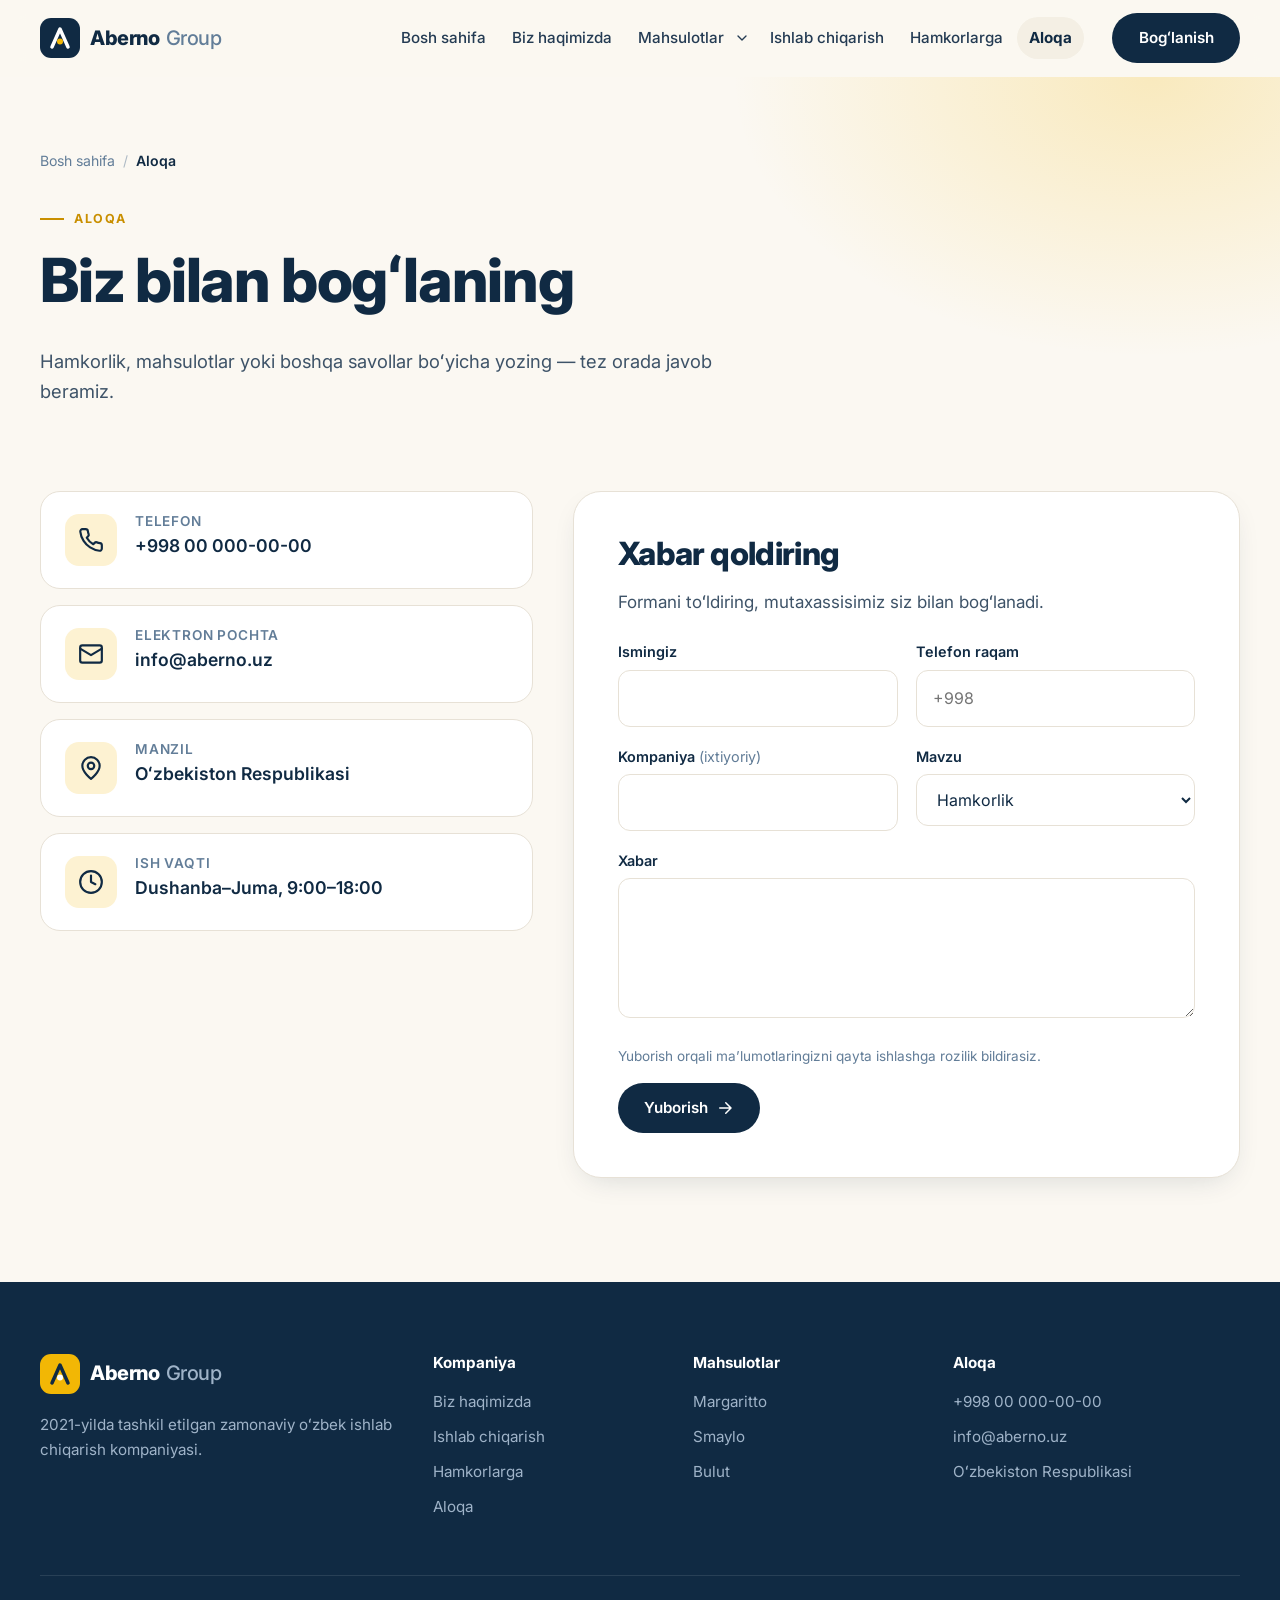
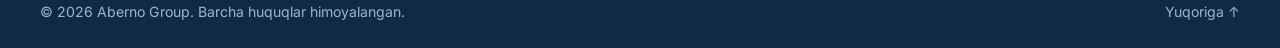
<file: contact.html>
<!DOCTYPE html>
<html lang="uz">
<head>
  <meta charset="UTF-8">
  <meta name="viewport" content="width=device-width, initial-scale=1">
  <title>Aloqa — Aberno Group</title>
  <meta name="description" content="Aberno Group bilan bogʻlaning: hamkorlik, mahsulotlar va boshqa savollar boʻyicha.">
  <meta property="og:title" content="Aloqa — Aberno Group">
  <meta property="og:type" content="website">
  <meta name="theme-color" content="#102a43">
  <link rel="icon" href="images/favicon.svg" type="image/svg+xml">
  <link rel="preconnect" href="https://fonts.googleapis.com">
  <link rel="preconnect" href="https://fonts.gstatic.com" crossorigin>
  <link href="https://fonts.googleapis.com/css2?family=Inter:wght@400;500;600;700;800&display=swap" rel="stylesheet">
  <link rel="stylesheet" href="css/style.css">
  <script>document.documentElement.classList.add('js');</script>
  <script src="js/main.js" defer></script>
</head>
<body>
  <a class="skip-link" href="#main">Asosiy kontentga oʻtish</a>

  <header class="site-header">
    <div class="container header__inner">
      <a href="index.html" class="logo" aria-label="Aberno Group — bosh sahifa">
        <svg class="logo__mark" viewBox="0 0 40 40" aria-hidden="true"><rect class="logo__bg" width="40" height="40" rx="11"/><path class="logo__a" d="M12 29 20 11l8 18"/><circle class="logo__dot" cx="20" cy="23.5" r="3"/></svg>
        <span class="logo__text">Aberno<span>Group</span></span>
      </a>
      <nav class="nav" id="site-nav" aria-label="Asosiy menyu">
        <ul class="nav__list">
          <li><a href="index.html" class="nav__link">Bosh sahifa</a></li>
          <li><a href="about.html" class="nav__link">Biz haqimizda</a></li>
          <li class="nav__item--drop">
            <a href="products.html" class="nav__link">Mahsulotlar</a>
            <button class="nav__drop-toggle" type="button" aria-expanded="false" aria-label="Mahsulotlar roʻyxati"><svg class="i" viewBox="0 0 24 24" aria-hidden="true"><path d="m6 9 6 6 6-6"/></svg></button>
            <ul class="nav__drop">
              <li><a href="margaritto.html" class="theme-margaritto"><span class="dot"></span><span>Margaritto<small>Margarin</small></span></a></li>
              <li><a href="smaylo.html" class="theme-smaylo"><span class="dot"></span><span>Smaylo<small>Spred</small></span></a></li>
              <li><a href="bulut.html" class="theme-bulut"><span class="dot"></span><span>Bulut<small>Qogʻoz mahsulotlari</small></span></a></li>
            </ul>
          </li>
          <li><a href="production.html" class="nav__link">Ishlab chiqarish</a></li>
          <li><a href="partners.html" class="nav__link">Hamkorlarga</a></li>
          <li><a href="contact.html" class="nav__link">Aloqa</a></li>
        </ul>
      </nav>
      <a href="contact.html" class="btn btn--primary header__cta">Bogʻlanish</a>
      <button class="burger" type="button" aria-controls="site-nav" aria-expanded="false" aria-label="Menyuni ochish"><span></span><span></span><span></span></button>
    </div>
  </header>

  <main id="main">
    <section class="page-hero">
      <div class="container">
        <ol class="breadcrumbs">
          <li><a href="index.html">Bosh sahifa</a></li>
          <li><span aria-current="page">Aloqa</span></li>
        </ol>
        <span class="eyebrow">Aloqa</span>
        <h1>Biz bilan bogʻlaning</h1>
        <p class="lead">Hamkorlik, mahsulotlar yoki boshqa savollar boʻyicha yozing — tez orada javob beramiz.</p>
      </div>
    </section>

    <section class="section section--flush-top">
      <div class="container contact-grid">
        <!-- TODO: haqiqiy aloqa ma'lumotlarini kiriting -->
        <ul class="contact-list reveal">
          <li class="contact-item">
            <div class="card__icon"><svg class="i" viewBox="0 0 24 24" aria-hidden="true"><path d="M22 16.92v3a2 2 0 0 1-2.18 2 19.79 19.79 0 0 1-8.63-3.07 19.5 19.5 0 0 1-6-6 19.79 19.79 0 0 1-3.07-8.67A2 2 0 0 1 4.11 2h3a2 2 0 0 1 2 1.72c.13.96.36 1.9.7 2.81a2 2 0 0 1-.45 2.11L8.09 9.91a16 16 0 0 0 6 6l1.27-1.27a2 2 0 0 1 2.11-.45c.91.34 1.85.57 2.81.7A2 2 0 0 1 22 16.92z"/></svg></div>
            <div>
              <h3>Telefon</h3>
              <a href="tel:+998000000000">+998 00 000-00-00</a>
            </div>
          </li>
          <li class="contact-item">
            <div class="card__icon"><svg class="i" viewBox="0 0 24 24" aria-hidden="true"><rect x="2" y="4" width="20" height="16" rx="2"/><path d="m22 7-10 6L2 7"/></svg></div>
            <div>
              <h3>Elektron pochta</h3>
              <a href="mailto:info@aberno.uz">info@aberno.uz</a>
            </div>
          </li>
          <li class="contact-item">
            <div class="card__icon"><svg class="i" viewBox="0 0 24 24" aria-hidden="true"><path d="M20 10c0 6-8 12-8 12s-8-6-8-12a8 8 0 0 1 16 0Z"/><circle cx="12" cy="10" r="3"/></svg></div>
            <div>
              <h3>Manzil</h3>
              <p>Oʻzbekiston Respublikasi</p>
            </div>
          </li>
          <li class="contact-item">
            <div class="card__icon"><svg class="i" viewBox="0 0 24 24" aria-hidden="true"><circle cx="12" cy="12" r="10"/><path d="M12 6v6l4 2"/></svg></div>
            <div>
              <h3>Ish vaqti</h3>
              <p>Dushanba–Juma, 9:00–18:00</p>
            </div>
          </li>
        </ul>

        <div class="form-card reveal" data-delay="1">
          <h2>Xabar qoldiring</h2>
          <p class="mb-0">Formani toʻldiring, mutaxassisimiz siz bilan bogʻlanadi.</p>
          <form class="form" id="contact-form" novalidate>
            <div class="form__row">
              <div class="field">
                <label for="f-name">Ismingiz</label>
                <input id="f-name" name="name" type="text" autocomplete="name" required>
                <p class="field__error">Iltimos, ismingizni kiriting.</p>
              </div>
              <div class="field">
                <label for="f-phone">Telefon raqam</label>
                <input id="f-phone" name="phone" type="tel" autocomplete="tel" placeholder="+998" required>
                <p class="field__error">Telefon raqamni toʻliq kiriting.</p>
              </div>
            </div>
            <div class="form__row">
              <div class="field">
                <label for="f-company">Kompaniya <span>(ixtiyoriy)</span></label>
                <input id="f-company" name="company" type="text" autocomplete="organization">
              </div>
              <div class="field">
                <label for="f-topic">Mavzu</label>
                <select id="f-topic" name="topic">
                  <option>Hamkorlik</option>
                  <option>Mahsulotlar haqida</option>
                  <option>Taklif va fikrlar</option>
                  <option>Boshqa</option>
                </select>
              </div>
            </div>
            <div class="field">
              <label for="f-message">Xabar</label>
              <textarea id="f-message" name="message" required></textarea>
              <p class="field__error">Xabar kamida 10 ta belgidan iborat boʻlsin.</p>
            </div>
            <div class="form__footer">
              <p class="form__note">Yuborish orqali ma’lumotlaringizni qayta ishlashga rozilik bildirasiz.</p>
              <button type="submit" class="btn btn--primary">Yuborish <svg class="i" viewBox="0 0 24 24" aria-hidden="true"><path d="M5 12h14M13 5l7 7-7 7"/></svg></button>
            </div>
            <div class="form__success" id="form-success" tabindex="-1" role="status">Rahmat! Xabaringiz qabul qilindi — tez orada siz bilan bogʻlanamiz.</div>
          </form>
        </div>
      </div>
    </section>
  </main>

  <footer class="site-footer">
    <div class="container footer__grid">
      <div class="footer__about">
        <a href="index.html" class="logo">
          <svg class="logo__mark" viewBox="0 0 40 40" aria-hidden="true"><rect class="logo__bg" width="40" height="40" rx="11"/><path class="logo__a" d="M12 29 20 11l8 18"/><circle class="logo__dot" cx="20" cy="23.5" r="3"/></svg>
          <span class="logo__text">Aberno<span>Group</span></span>
        </a>
        <p>2021-yilda tashkil etilgan zamonaviy oʻzbek ishlab chiqarish kompaniyasi.</p>
      </div>
      <div>
        <h4>Kompaniya</h4>
        <ul class="footer__list">
          <li><a href="about.html">Biz haqimizda</a></li>
          <li><a href="production.html">Ishlab chiqarish</a></li>
          <li><a href="partners.html">Hamkorlarga</a></li>
          <li><a href="contact.html">Aloqa</a></li>
        </ul>
      </div>
      <div>
        <h4>Mahsulotlar</h4>
        <ul class="footer__list">
          <li><a href="margaritto.html">Margaritto</a></li>
          <li><a href="smaylo.html">Smaylo</a></li>
          <li><a href="bulut.html">Bulut</a></li>
        </ul>
      </div>
      <div>
        <h4>Aloqa</h4>
        <!-- TODO: haqiqiy telefon, email va manzilni kiriting -->
        <ul class="footer__list">
          <li><a href="tel:+998000000000">+998 00 000-00-00</a></li>
          <li><a href="mailto:info@aberno.uz">info@aberno.uz</a></li>
          <li>Oʻzbekiston Respublikasi</li>
        </ul>
      </div>
    </div>
    <div class="container footer__bottom">
      <span>© <span data-year>2026</span> Aberno Group. Barcha huquqlar himoyalangan.</span>
      <a href="#main">Yuqoriga ↑</a>
    </div>
  </footer>
</body>
</html>
</file>
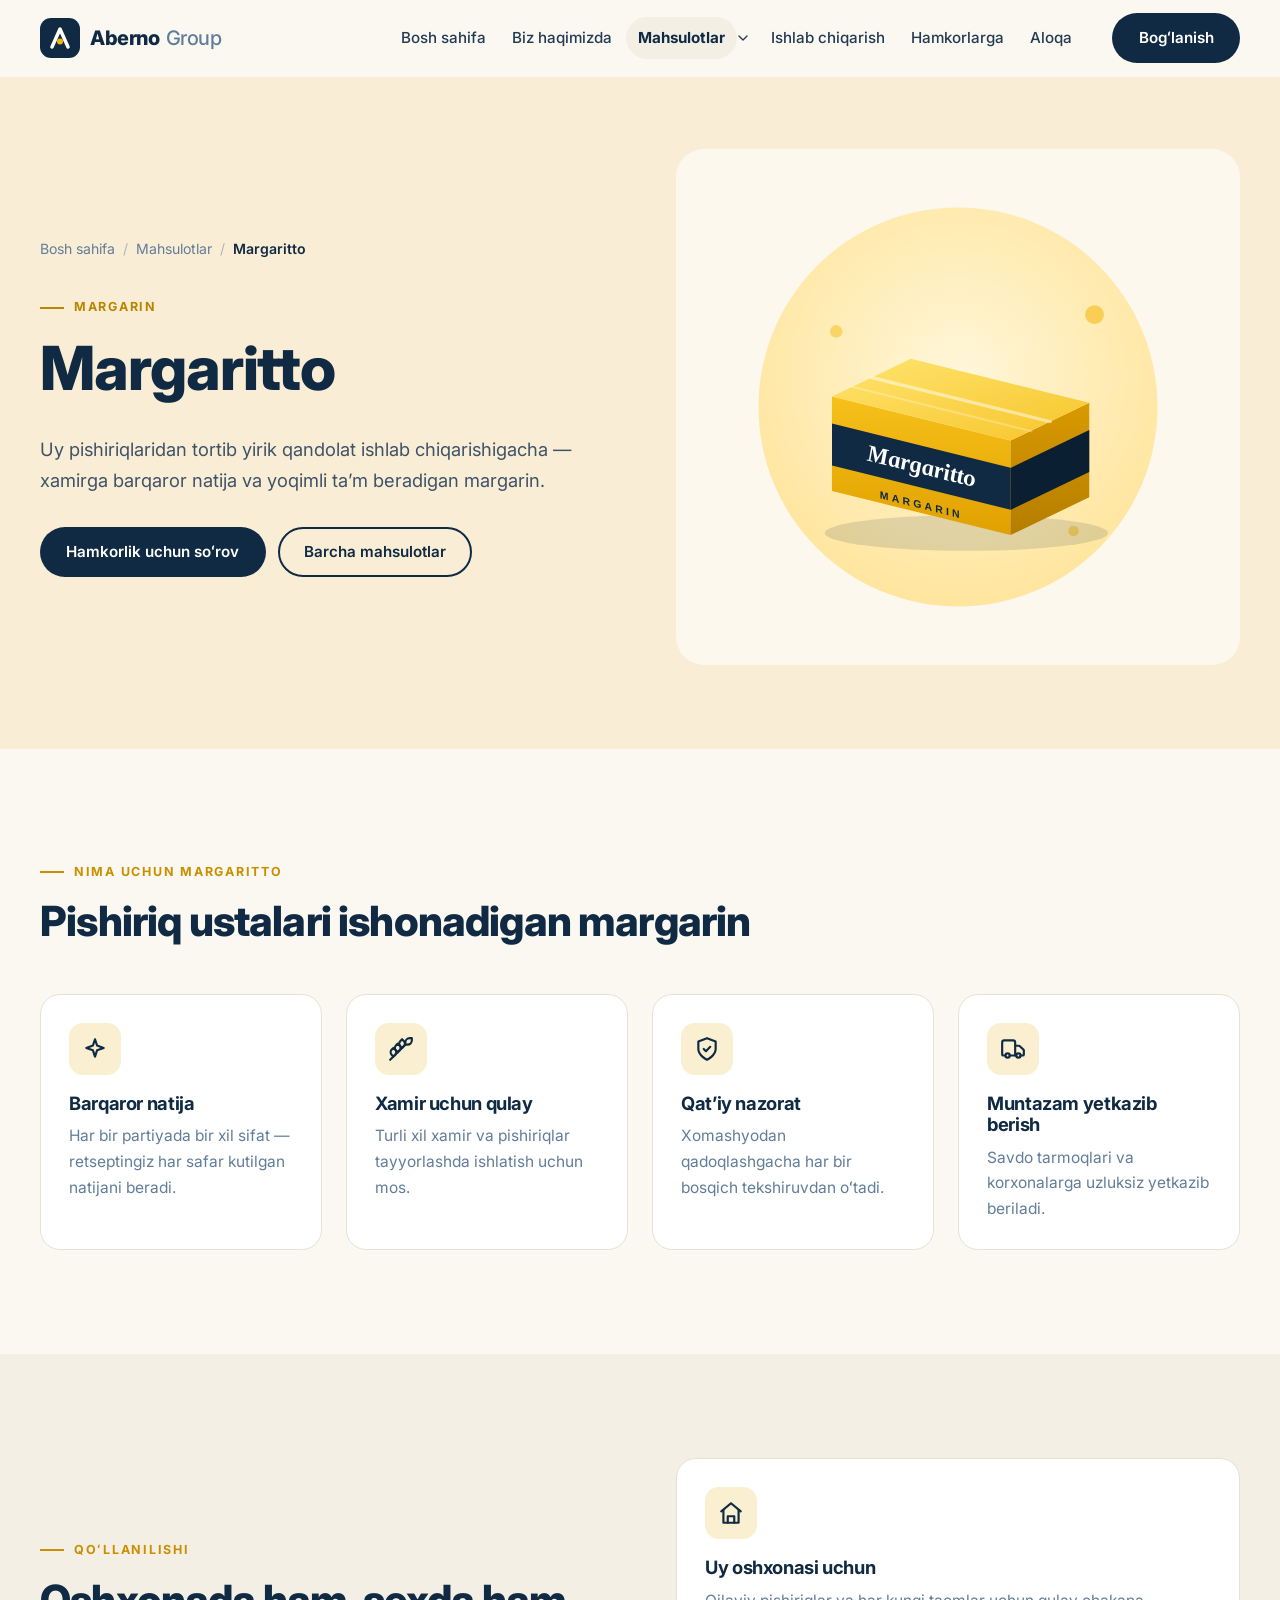
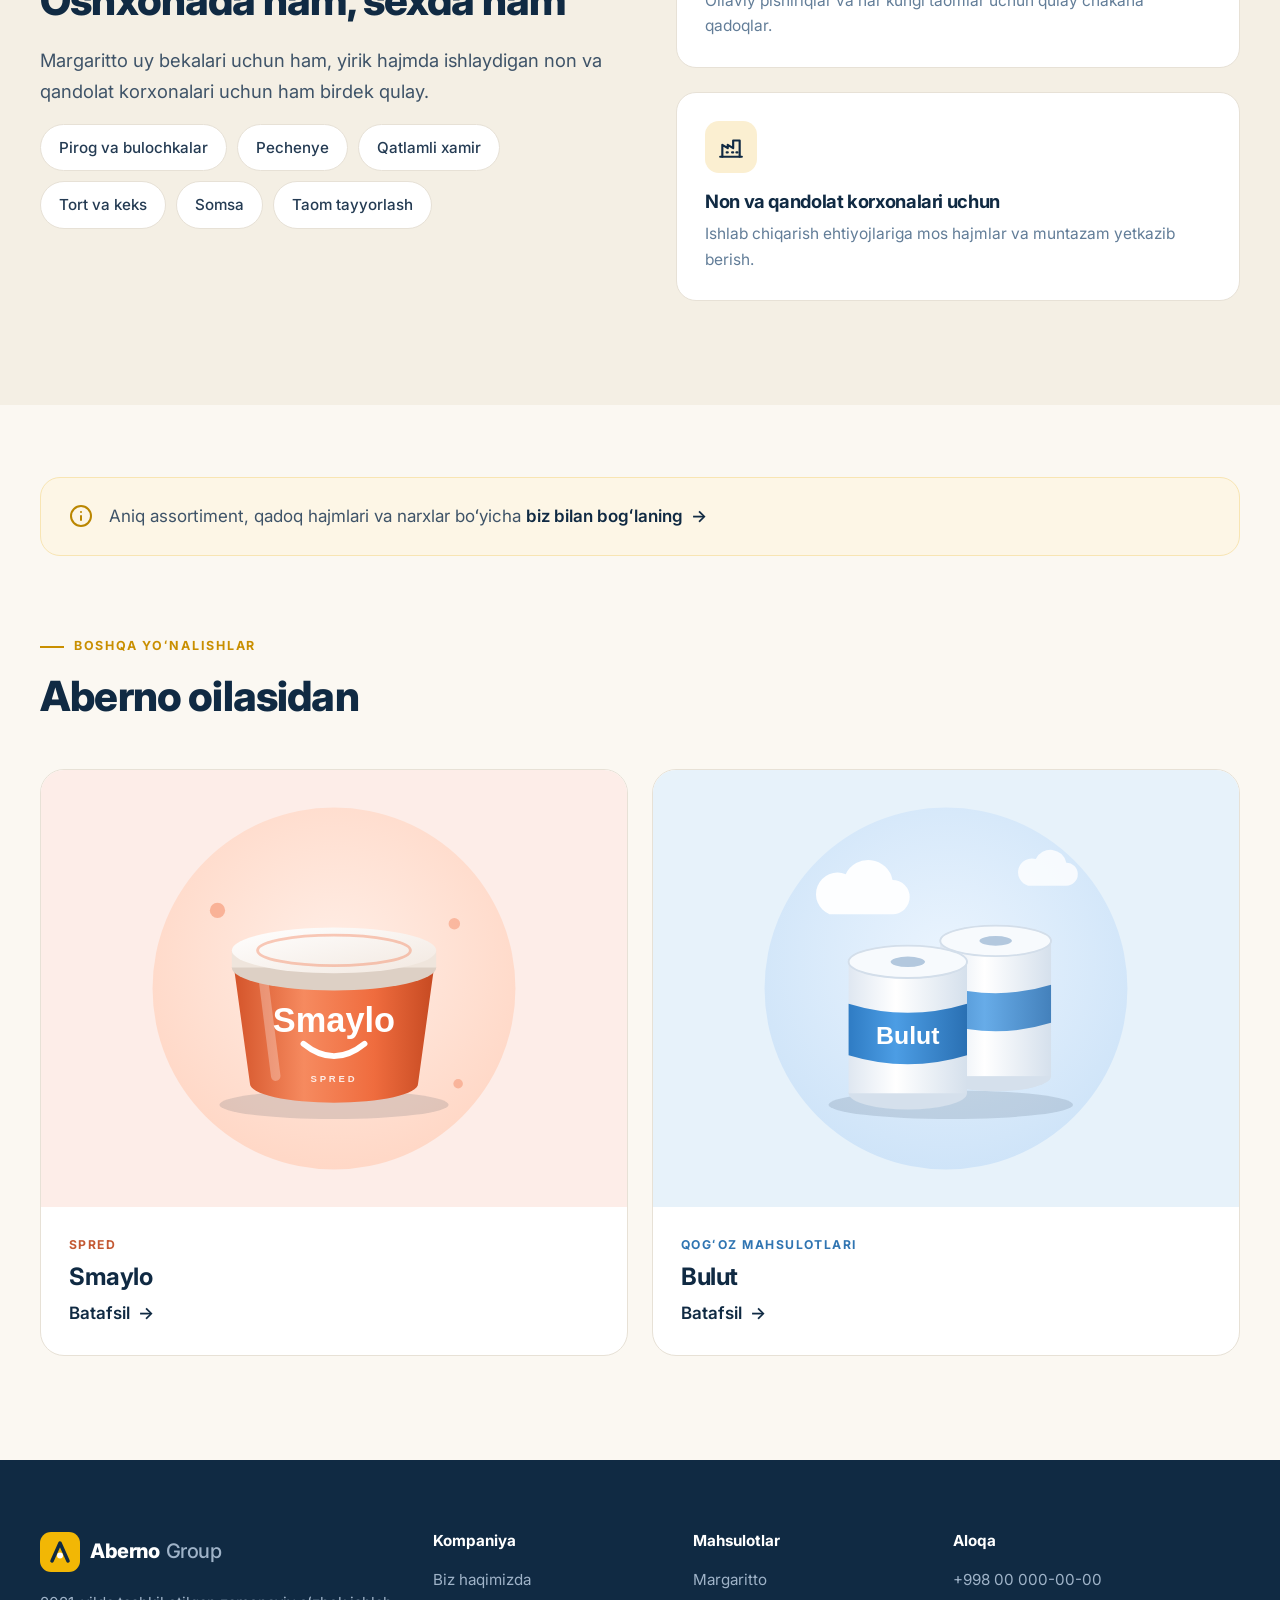
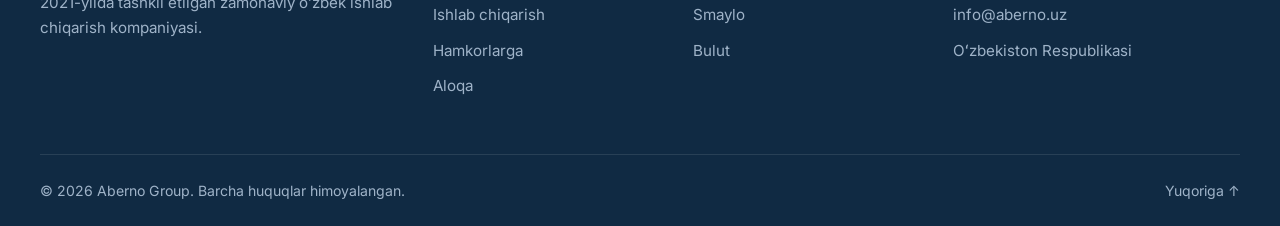
<file: margaritto.html>
<!DOCTYPE html>
<html lang="uz">
<head>
  <meta charset="UTF-8">
  <meta name="viewport" content="width=device-width, initial-scale=1">
  <title>Margaritto margarini — Aberno Group</title>
  <meta name="description" content="Margaritto — uy pishiriqlari va professional qandolatchilik uchun ishonchli margarin. Aberno Group mahsuloti.">
  <meta property="og:title" content="Margaritto margarini — Aberno Group">
  <meta property="og:type" content="website">
  <meta name="theme-color" content="#102a43">
  <link rel="icon" href="images/favicon.svg" type="image/svg+xml">
  <link rel="preconnect" href="https://fonts.googleapis.com">
  <link rel="preconnect" href="https://fonts.gstatic.com" crossorigin>
  <link href="https://fonts.googleapis.com/css2?family=Inter:wght@400;500;600;700;800&display=swap" rel="stylesheet">
  <link rel="stylesheet" href="css/style.css">
  <script>document.documentElement.classList.add('js');</script>
  <script src="js/main.js" defer></script>
</head>
<body class="theme-margaritto">
  <a class="skip-link" href="#main">Asosiy kontentga oʻtish</a>

  <header class="site-header">
    <div class="container header__inner">
      <a href="index.html" class="logo" aria-label="Aberno Group — bosh sahifa">
        <svg class="logo__mark" viewBox="0 0 40 40" aria-hidden="true"><rect class="logo__bg" width="40" height="40" rx="11"/><path class="logo__a" d="M12 29 20 11l8 18"/><circle class="logo__dot" cx="20" cy="23.5" r="3"/></svg>
        <span class="logo__text">Aberno<span>Group</span></span>
      </a>
      <nav class="nav" id="site-nav" aria-label="Asosiy menyu">
        <ul class="nav__list">
          <li><a href="index.html" class="nav__link">Bosh sahifa</a></li>
          <li><a href="about.html" class="nav__link">Biz haqimizda</a></li>
          <li class="nav__item--drop">
            <a href="products.html" class="nav__link">Mahsulotlar</a>
            <button class="nav__drop-toggle" type="button" aria-expanded="false" aria-label="Mahsulotlar roʻyxati"><svg class="i" viewBox="0 0 24 24" aria-hidden="true"><path d="m6 9 6 6 6-6"/></svg></button>
            <ul class="nav__drop">
              <li><a href="margaritto.html" class="theme-margaritto"><span class="dot"></span><span>Margaritto<small>Margarin</small></span></a></li>
              <li><a href="smaylo.html" class="theme-smaylo"><span class="dot"></span><span>Smaylo<small>Spred</small></span></a></li>
              <li><a href="bulut.html" class="theme-bulut"><span class="dot"></span><span>Bulut<small>Qogʻoz mahsulotlari</small></span></a></li>
            </ul>
          </li>
          <li><a href="production.html" class="nav__link">Ishlab chiqarish</a></li>
          <li><a href="partners.html" class="nav__link">Hamkorlarga</a></li>
          <li><a href="contact.html" class="nav__link">Aloqa</a></li>
        </ul>
      </nav>
      <a href="contact.html" class="btn btn--primary header__cta">Bogʻlanish</a>
      <button class="burger" type="button" aria-controls="site-nav" aria-expanded="false" aria-label="Menyuni ochish"><span></span><span></span><span></span></button>
    </div>
  </header>

  <main id="main">
    <section class="page-hero page-hero--brand">
      <div class="container split">
        <div>
          <ol class="breadcrumbs">
            <li><a href="index.html">Bosh sahifa</a></li>
            <li><a href="products.html">Mahsulotlar</a></li>
            <li><span aria-current="page">Margaritto</span></li>
          </ol>
          <span class="eyebrow">Margarin</span>
          <h1>Margaritto</h1>
          <p class="lead">Uy pishiriqlaridan tortib yirik qandolat ishlab chiqarishigacha — xamirga barqaror natija va yoqimli ta’m beradigan margarin.</p>
          <div class="page-hero__actions">
            <a href="contact.html" class="btn btn--primary">Hamkorlik uchun soʻrov</a>
            <a href="products.html" class="btn btn--ghost">Barcha mahsulotlar</a>
          </div>
        </div>
        <div class="split__media"><img src="images/margaritto.svg" alt="Margaritto margarini qadogʻi" width="400" height="400"></div>
      </div>
    </section>

    <section class="section">
      <div class="container">
        <div class="section__head reveal">
          <span class="eyebrow">Nima uchun Margaritto</span>
          <h2>Pishiriq ustalari ishonadigan margarin</h2>
        </div>
        <div class="grid grid-4">
          <article class="card reveal">
            <div class="card__icon"><svg class="i" viewBox="0 0 24 24" aria-hidden="true"><path d="M12 3l1.9 5.8L20 11l-6.1 2.2L12 19l-1.9-5.8L4 11l6.1-2.2z"/></svg></div>
            <h3>Barqaror natija</h3>
            <p>Har bir partiyada bir xil sifat — retseptingiz har safar kutilgan natijani beradi.</p>
          </article>
          <article class="card reveal" data-delay="1">
            <div class="card__icon"><svg class="i" viewBox="0 0 24 24" aria-hidden="true"><path d="M2 22 16 8"/><path d="M3.47 12.53 5 11l1.53 1.53a3.5 3.5 0 0 1 0 4.94L5 19l-1.53-1.53a3.5 3.5 0 0 1 0-4.94Z"/><path d="M7.47 8.53 9 7l1.53 1.53a3.5 3.5 0 0 1 0 4.94L9 15l-1.53-1.53a3.5 3.5 0 0 1 0-4.94Z"/><path d="M11.47 4.53 13 3l1.53 1.53a3.5 3.5 0 0 1 0 4.94L13 11l-1.53-1.53a3.5 3.5 0 0 1 0-4.94Z"/><path d="M20 2h2v2a4 4 0 0 1-4 4h-2V6a4 4 0 0 1 4-4Z"/></svg></div>
            <h3>Xamir uchun qulay</h3>
            <p>Turli xil xamir va pishiriqlar tayyorlashda ishlatish uchun mos.</p>
          </article>
          <article class="card reveal" data-delay="2">
            <div class="card__icon"><svg class="i" viewBox="0 0 24 24" aria-hidden="true"><path d="M12 22s8-4 8-10V5l-8-3-8 3v7c0 6 8 10 8 10z"/><path d="m9 12 2 2 4-4"/></svg></div>
            <h3>Qat’iy nazorat</h3>
            <p>Xomashyodan qadoqlashgacha har bir bosqich tekshiruvdan oʻtadi.</p>
          </article>
          <article class="card reveal" data-delay="3">
            <div class="card__icon"><svg class="i" viewBox="0 0 24 24" aria-hidden="true"><path d="M14 18V6a2 2 0 0 0-2-2H4a2 2 0 0 0-2 2v11a1 1 0 0 0 1 1h2"/><path d="M15 18H9"/><path d="M19 18h2a1 1 0 0 0 1-1v-3.65a1 1 0 0 0-.22-.62L18.3 9.38a1 1 0 0 0-.78-.38H14"/><circle cx="17" cy="18" r="2"/><circle cx="7" cy="18" r="2"/></svg></div>
            <h3>Muntazam yetkazib berish</h3>
            <p>Savdo tarmoqlari va korxonalarga uzluksiz yetkazib beriladi.</p>
          </article>
        </div>
      </div>
    </section>

    <section class="section section--cream">
      <div class="container split">
        <div class="reveal">
          <span class="eyebrow">Qoʻllanilishi</span>
          <h2>Oshxonada ham, sexda ham</h2>
          <p class="lead">Margaritto uy bekalari uchun ham, yirik hajmda ishlaydigan non va qandolat korxonalari uchun ham birdek qulay.</p>
          <ul class="pills">
            <li class="pill">Pirog va bulochkalar</li>
            <li class="pill">Pechenye</li>
            <li class="pill">Qatlamli xamir</li>
            <li class="pill">Tort va keks</li>
            <li class="pill">Somsa</li>
            <li class="pill">Taom tayyorlash</li>
          </ul>
        </div>
        <div class="grid reveal" data-delay="1">
          <article class="card">
            <div class="card__icon"><svg class="i" viewBox="0 0 24 24" aria-hidden="true"><path d="M3 10.5 12 3l9 7.5"/><path d="M5 9.5V21h14V9.5"/><path d="M9 21v-6h6v6"/></svg></div>
            <h3>Uy oshxonasi uchun</h3>
            <p>Oilaviy pishiriqlar va har kungi taomlar uchun qulay chakana qadoqlar.</p>
          </article>
          <article class="card">
            <div class="card__icon"><svg class="i" viewBox="0 0 24 24" aria-hidden="true"><path d="M2 21h20"/><path d="M4 21V10l5 3V10l5 3V6h6v15"/><path d="M8 17h1M13 17h1M17 17h1"/></svg></div>
            <h3>Non va qandolat korxonalari uchun</h3>
            <p>Ishlab chiqarish ehtiyojlariga mos hajmlar va muntazam yetkazib berish.</p>
          </article>
        </div>
      </div>
    </section>

    <section class="section section--tight">
      <div class="container">
        <div class="note reveal">
          <svg class="i" viewBox="0 0 24 24" aria-hidden="true"><circle cx="12" cy="12" r="10"/><path d="M12 16v-4M12 8h.01"/></svg>
          <p>Aniq assortiment, qadoq hajmlari va narxlar boʻyicha <a href="contact.html" class="link-arrow">biz bilan bogʻlaning</a></p>
        </div>
      </div>
    </section>

    <section class="section section--flush-top">
      <div class="container">
        <div class="section__head reveal">
          <span class="eyebrow">Boshqa yoʻnalishlar</span>
          <h2>Aberno oilasidan</h2>
        </div>
        <div class="grid grid-2">
          <article class="brand-card theme-smaylo reveal">
            <div class="brand-card__media"><img src="images/smaylo.svg" alt="" width="400" height="400" loading="lazy"></div>
            <div class="brand-card__body">
              <span class="tag">Spred</span>
              <h3>Smaylo</h3>
              <a href="smaylo.html" class="link-arrow">Batafsil</a>
            </div>
          </article>
          <article class="brand-card theme-bulut reveal" data-delay="1">
            <div class="brand-card__media"><img src="images/bulut.svg" alt="" width="400" height="400" loading="lazy"></div>
            <div class="brand-card__body">
              <span class="tag">Qogʻoz mahsulotlari</span>
              <h3>Bulut</h3>
              <a href="bulut.html" class="link-arrow">Batafsil</a>
            </div>
          </article>
        </div>
      </div>
    </section>
  </main>

  <footer class="site-footer">
    <div class="container footer__grid">
      <div class="footer__about">
        <a href="index.html" class="logo">
          <svg class="logo__mark" viewBox="0 0 40 40" aria-hidden="true"><rect class="logo__bg" width="40" height="40" rx="11"/><path class="logo__a" d="M12 29 20 11l8 18"/><circle class="logo__dot" cx="20" cy="23.5" r="3"/></svg>
          <span class="logo__text">Aberno<span>Group</span></span>
        </a>
        <p>2021-yilda tashkil etilgan zamonaviy oʻzbek ishlab chiqarish kompaniyasi.</p>
      </div>
      <div>
        <h4>Kompaniya</h4>
        <ul class="footer__list">
          <li><a href="about.html">Biz haqimizda</a></li>
          <li><a href="production.html">Ishlab chiqarish</a></li>
          <li><a href="partners.html">Hamkorlarga</a></li>
          <li><a href="contact.html">Aloqa</a></li>
        </ul>
      </div>
      <div>
        <h4>Mahsulotlar</h4>
        <ul class="footer__list">
          <li><a href="margaritto.html">Margaritto</a></li>
          <li><a href="smaylo.html">Smaylo</a></li>
          <li><a href="bulut.html">Bulut</a></li>
        </ul>
      </div>
      <div>
        <h4>Aloqa</h4>
        <!-- TODO: haqiqiy telefon, email va manzilni kiriting -->
        <ul class="footer__list">
          <li><a href="tel:+998000000000">+998 00 000-00-00</a></li>
          <li><a href="mailto:info@aberno.uz">info@aberno.uz</a></li>
          <li>Oʻzbekiston Respublikasi</li>
        </ul>
      </div>
    </div>
    <div class="container footer__bottom">
      <span>© <span data-year>2026</span> Aberno Group. Barcha huquqlar himoyalangan.</span>
      <a href="#main">Yuqoriga ↑</a>
    </div>
  </footer>
</body>
</html>
</file>
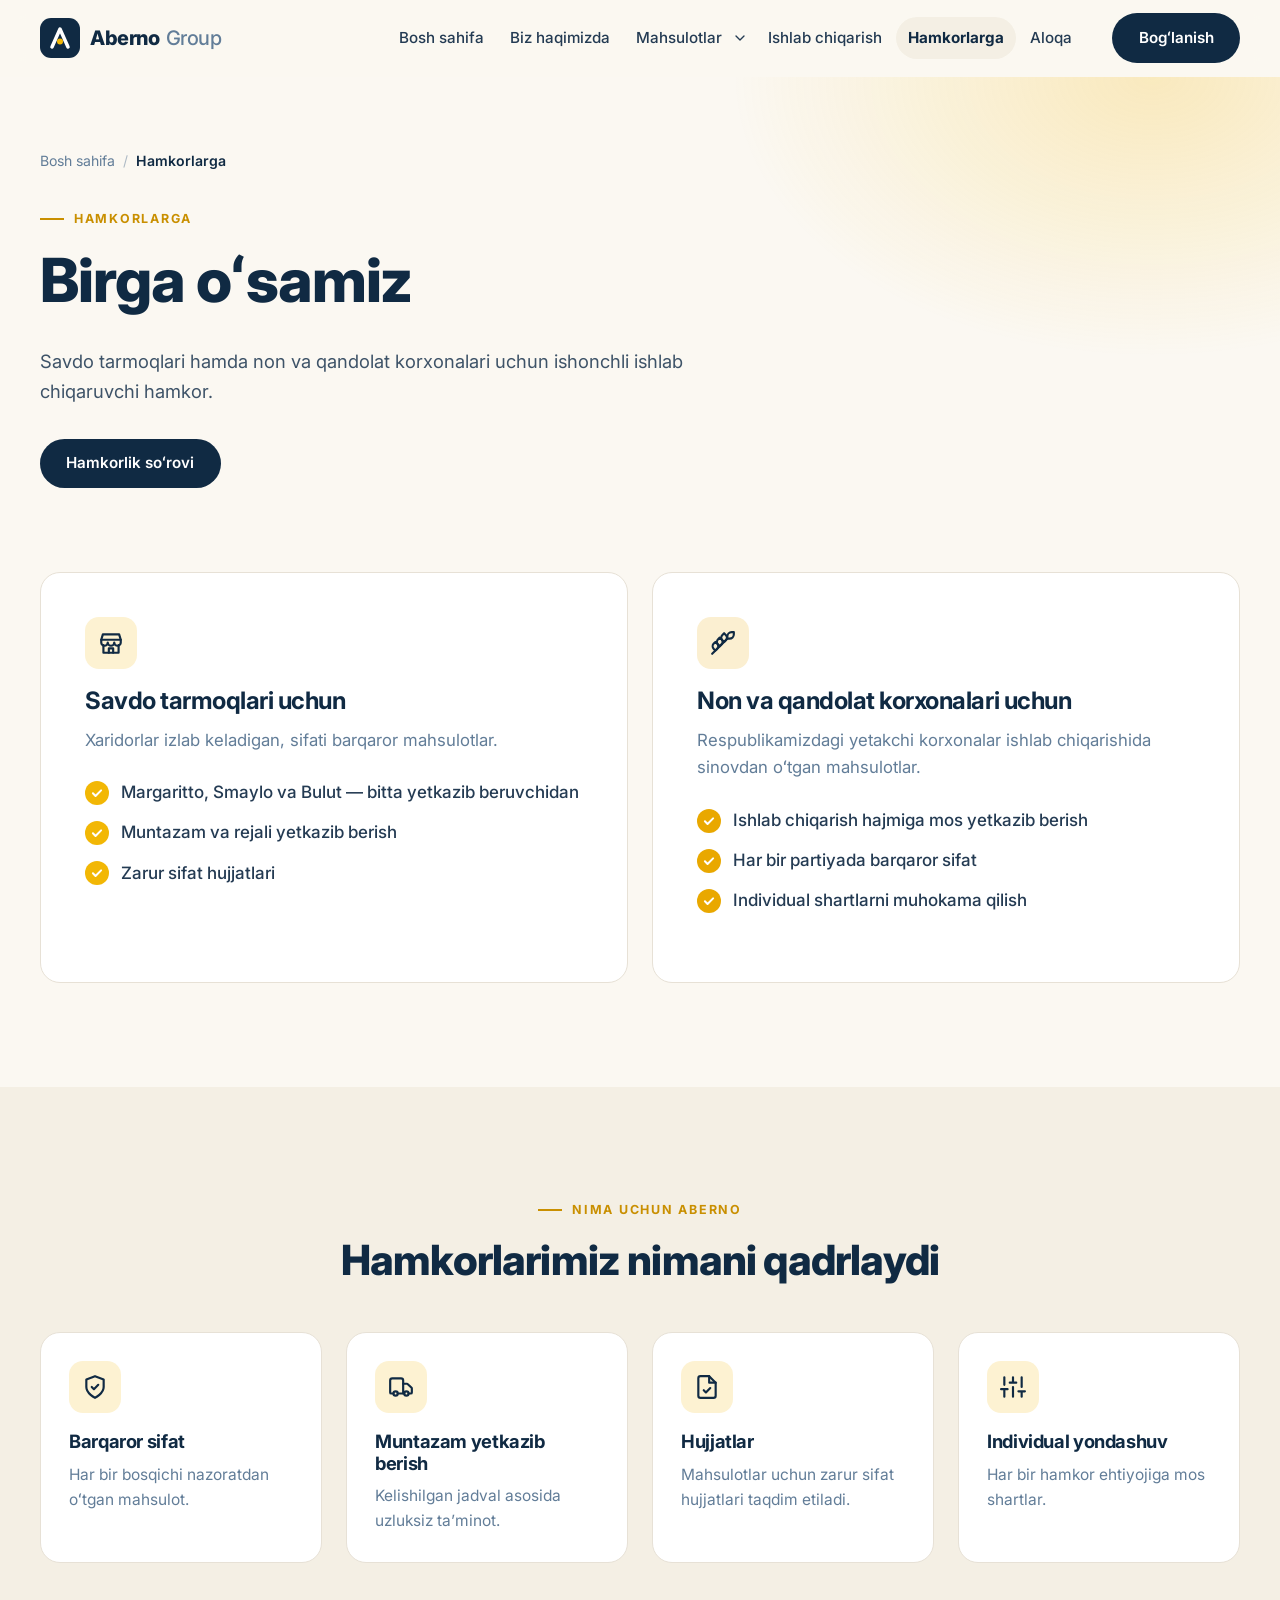
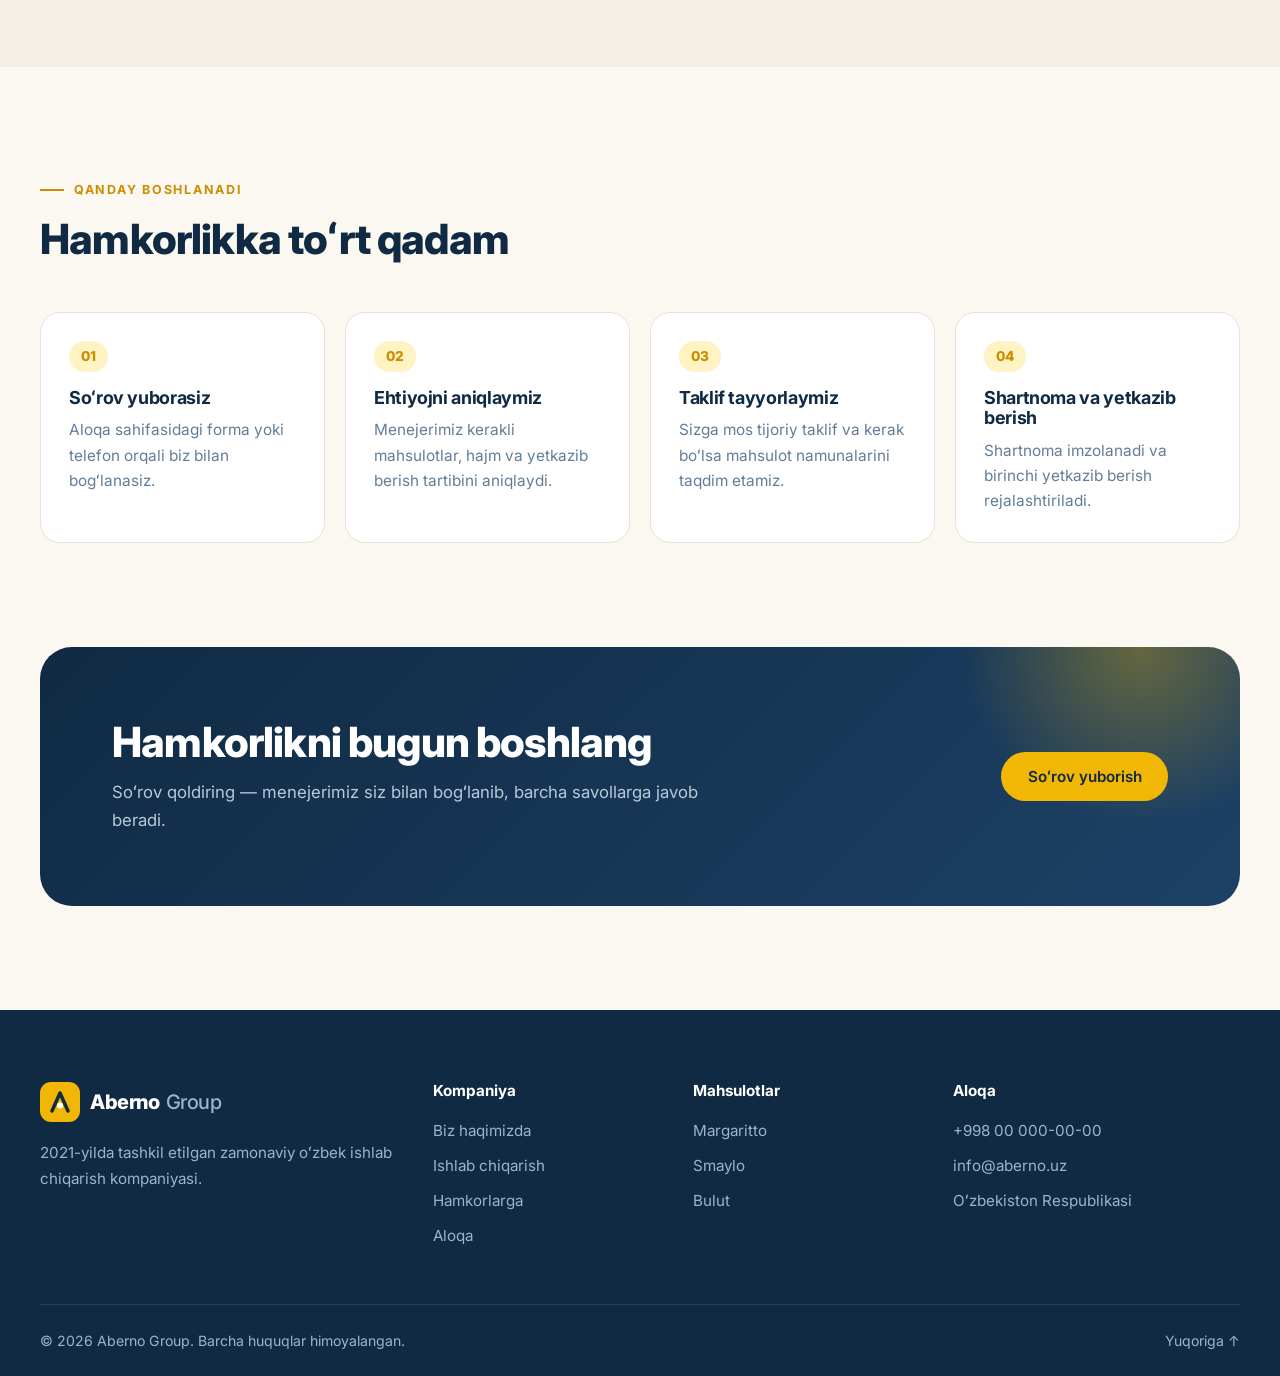
<file: partners.html>
<!DOCTYPE html>
<html lang="uz">
<head>
  <meta charset="UTF-8">
  <meta name="viewport" content="width=device-width, initial-scale=1">
  <title>Hamkorlarga — Aberno Group</title>
  <meta name="description" content="Savdo tarmoqlari va non-qandolat korxonalari uchun Aberno Group bilan hamkorlik.">
  <meta property="og:title" content="Hamkorlarga — Aberno Group">
  <meta property="og:type" content="website">
  <meta name="theme-color" content="#102a43">
  <link rel="icon" href="images/favicon.svg" type="image/svg+xml">
  <link rel="preconnect" href="https://fonts.googleapis.com">
  <link rel="preconnect" href="https://fonts.gstatic.com" crossorigin>
  <link href="https://fonts.googleapis.com/css2?family=Inter:wght@400;500;600;700;800&display=swap" rel="stylesheet">
  <link rel="stylesheet" href="css/style.css">
  <script>document.documentElement.classList.add('js');</script>
  <script src="js/main.js" defer></script>
</head>
<body>
  <a class="skip-link" href="#main">Asosiy kontentga oʻtish</a>

  <header class="site-header">
    <div class="container header__inner">
      <a href="index.html" class="logo" aria-label="Aberno Group — bosh sahifa">
        <svg class="logo__mark" viewBox="0 0 40 40" aria-hidden="true"><rect class="logo__bg" width="40" height="40" rx="11"/><path class="logo__a" d="M12 29 20 11l8 18"/><circle class="logo__dot" cx="20" cy="23.5" r="3"/></svg>
        <span class="logo__text">Aberno<span>Group</span></span>
      </a>
      <nav class="nav" id="site-nav" aria-label="Asosiy menyu">
        <ul class="nav__list">
          <li><a href="index.html" class="nav__link">Bosh sahifa</a></li>
          <li><a href="about.html" class="nav__link">Biz haqimizda</a></li>
          <li class="nav__item--drop">
            <a href="products.html" class="nav__link">Mahsulotlar</a>
            <button class="nav__drop-toggle" type="button" aria-expanded="false" aria-label="Mahsulotlar roʻyxati"><svg class="i" viewBox="0 0 24 24" aria-hidden="true"><path d="m6 9 6 6 6-6"/></svg></button>
            <ul class="nav__drop">
              <li><a href="margaritto.html" class="theme-margaritto"><span class="dot"></span><span>Margaritto<small>Margarin</small></span></a></li>
              <li><a href="smaylo.html" class="theme-smaylo"><span class="dot"></span><span>Smaylo<small>Spred</small></span></a></li>
              <li><a href="bulut.html" class="theme-bulut"><span class="dot"></span><span>Bulut<small>Qogʻoz mahsulotlari</small></span></a></li>
            </ul>
          </li>
          <li><a href="production.html" class="nav__link">Ishlab chiqarish</a></li>
          <li><a href="partners.html" class="nav__link">Hamkorlarga</a></li>
          <li><a href="contact.html" class="nav__link">Aloqa</a></li>
        </ul>
      </nav>
      <a href="contact.html" class="btn btn--primary header__cta">Bogʻlanish</a>
      <button class="burger" type="button" aria-controls="site-nav" aria-expanded="false" aria-label="Menyuni ochish"><span></span><span></span><span></span></button>
    </div>
  </header>

  <main id="main">
    <section class="page-hero">
      <div class="container">
        <ol class="breadcrumbs">
          <li><a href="index.html">Bosh sahifa</a></li>
          <li><span aria-current="page">Hamkorlarga</span></li>
        </ol>
        <span class="eyebrow">Hamkorlarga</span>
        <h1>Birga oʻsamiz</h1>
        <p class="lead">Savdo tarmoqlari hamda non va qandolat korxonalari uchun ishonchli ishlab chiqaruvchi hamkor.</p>
        <div class="page-hero__actions">
          <a href="contact.html" class="btn btn--primary">Hamkorlik soʻrovi</a>
        </div>
      </div>
    </section>

    <section class="section section--flush-top">
      <div class="container grid grid-2">
        <article class="card card--lg reveal">
          <div class="card__icon"><svg class="i" viewBox="0 0 24 24" aria-hidden="true"><path d="M3 9l1.5-5h15L21 9"/><path d="M3 9h18v2.5a3 3 0 0 1-6 0 3 3 0 0 1-6 0 3 3 0 0 1-6 0z"/><path d="M5 14v7h14v-7"/><path d="M10 21v-4h4v4"/></svg></div>
          <h3>Savdo tarmoqlari uchun</h3>
          <p>Xaridorlar izlab keladigan, sifati barqaror mahsulotlar.</p>
          <ul class="checklist">
            <li>Margaritto, Smaylo va Bulut — bitta yetkazib beruvchidan</li>
            <li>Muntazam va rejali yetkazib berish</li>
            <li>Zarur sifat hujjatlari</li>
          </ul>
        </article>
        <article class="card card--lg theme-margaritto reveal" data-delay="1">
          <div class="card__icon"><svg class="i" viewBox="0 0 24 24" aria-hidden="true"><path d="M2 22 16 8"/><path d="M3.47 12.53 5 11l1.53 1.53a3.5 3.5 0 0 1 0 4.94L5 19l-1.53-1.53a3.5 3.5 0 0 1 0-4.94Z"/><path d="M7.47 8.53 9 7l1.53 1.53a3.5 3.5 0 0 1 0 4.94L9 15l-1.53-1.53a3.5 3.5 0 0 1 0-4.94Z"/><path d="M11.47 4.53 13 3l1.53 1.53a3.5 3.5 0 0 1 0 4.94L13 11l-1.53-1.53a3.5 3.5 0 0 1 0-4.94Z"/><path d="M20 2h2v2a4 4 0 0 1-4 4h-2V6a4 4 0 0 1 4-4Z"/></svg></div>
          <h3>Non va qandolat korxonalari uchun</h3>
          <p>Respublikamizdagi yetakchi korxonalar ishlab chiqarishida sinovdan oʻtgan mahsulotlar.</p>
          <ul class="checklist">
            <li>Ishlab chiqarish hajmiga mos yetkazib berish</li>
            <li>Har bir partiyada barqaror sifat</li>
            <li>Individual shartlarni muhokama qilish</li>
          </ul>
        </article>
      </div>
    </section>

    <section class="section section--cream">
      <div class="container">
        <div class="section__head section__head--center reveal">
          <span class="eyebrow">Nima uchun Aberno</span>
          <h2>Hamkorlarimiz nimani qadrlaydi</h2>
        </div>
        <div class="grid grid-4">
          <article class="card reveal">
            <div class="card__icon"><svg class="i" viewBox="0 0 24 24" aria-hidden="true"><path d="M12 22s8-4 8-10V5l-8-3-8 3v7c0 6 8 10 8 10z"/><path d="m9 12 2 2 4-4"/></svg></div>
            <h3>Barqaror sifat</h3>
            <p>Har bir bosqichi nazoratdan oʻtgan mahsulot.</p>
          </article>
          <article class="card reveal" data-delay="1">
            <div class="card__icon"><svg class="i" viewBox="0 0 24 24" aria-hidden="true"><path d="M14 18V6a2 2 0 0 0-2-2H4a2 2 0 0 0-2 2v11a1 1 0 0 0 1 1h2"/><path d="M15 18H9"/><path d="M19 18h2a1 1 0 0 0 1-1v-3.65a1 1 0 0 0-.22-.62L18.3 9.38a1 1 0 0 0-.78-.38H14"/><circle cx="17" cy="18" r="2"/><circle cx="7" cy="18" r="2"/></svg></div>
            <h3>Muntazam yetkazib berish</h3>
            <p>Kelishilgan jadval asosida uzluksiz ta’minot.</p>
          </article>
          <article class="card reveal" data-delay="2">
            <div class="card__icon"><svg class="i" viewBox="0 0 24 24" aria-hidden="true"><path d="M14 2H6a2 2 0 0 0-2 2v16a2 2 0 0 0 2 2h12a2 2 0 0 0 2-2V8z"/><path d="M14 2v6h6"/><path d="m9 15 2 2 4-4"/></svg></div>
            <h3>Hujjatlar</h3>
            <p>Mahsulotlar uchun zarur sifat hujjatlari taqdim etiladi.</p>
          </article>
          <article class="card reveal" data-delay="3">
            <div class="card__icon"><svg class="i" viewBox="0 0 24 24" aria-hidden="true"><path d="M4 21v-7M4 10V3M12 21v-9M12 8V3M20 21v-5M20 12V3M1 14h6M9 8h6M17 16h6"/></svg></div>
            <h3>Individual yondashuv</h3>
            <p>Har bir hamkor ehtiyojiga mos shartlar.</p>
          </article>
        </div>
      </div>
    </section>

    <section class="section">
      <div class="container">
        <div class="section__head reveal">
          <span class="eyebrow">Qanday boshlanadi</span>
          <h2>Hamkorlikka toʻrt qadam</h2>
        </div>
        <ol class="steps">
          <li class="step reveal">
            <h3>Soʻrov yuborasiz</h3>
            <p>Aloqa sahifasidagi forma yoki telefon orqali biz bilan bogʻlanasiz.</p>
          </li>
          <li class="step reveal" data-delay="1">
            <h3>Ehtiyojni aniqlaymiz</h3>
            <p>Menejerimiz kerakli mahsulotlar, hajm va yetkazib berish tartibini aniqlaydi.</p>
          </li>
          <li class="step reveal" data-delay="2">
            <h3>Taklif tayyorlaymiz</h3>
            <p>Sizga mos tijoriy taklif va kerak boʻlsa mahsulot namunalarini taqdim etamiz.</p>
          </li>
          <li class="step reveal" data-delay="3">
            <h3>Shartnoma va yetkazib berish</h3>
            <p>Shartnoma imzolanadi va birinchi yetkazib berish rejalashtiriladi.</p>
          </li>
        </ol>
      </div>
    </section>

    <section class="section section--flush-top">
      <div class="container">
        <div class="cta reveal">
          <div>
            <h2>Hamkorlikni bugun boshlang</h2>
            <p>Soʻrov qoldiring — menejerimiz siz bilan bogʻlanib, barcha savollarga javob beradi.</p>
          </div>
          <div class="cta__actions">
            <a href="contact.html" class="btn btn--gold">Soʻrov yuborish</a>
          </div>
        </div>
      </div>
    </section>
  </main>

  <footer class="site-footer">
    <div class="container footer__grid">
      <div class="footer__about">
        <a href="index.html" class="logo">
          <svg class="logo__mark" viewBox="0 0 40 40" aria-hidden="true"><rect class="logo__bg" width="40" height="40" rx="11"/><path class="logo__a" d="M12 29 20 11l8 18"/><circle class="logo__dot" cx="20" cy="23.5" r="3"/></svg>
          <span class="logo__text">Aberno<span>Group</span></span>
        </a>
        <p>2021-yilda tashkil etilgan zamonaviy oʻzbek ishlab chiqarish kompaniyasi.</p>
      </div>
      <div>
        <h4>Kompaniya</h4>
        <ul class="footer__list">
          <li><a href="about.html">Biz haqimizda</a></li>
          <li><a href="production.html">Ishlab chiqarish</a></li>
          <li><a href="partners.html">Hamkorlarga</a></li>
          <li><a href="contact.html">Aloqa</a></li>
        </ul>
      </div>
      <div>
        <h4>Mahsulotlar</h4>
        <ul class="footer__list">
          <li><a href="margaritto.html">Margaritto</a></li>
          <li><a href="smaylo.html">Smaylo</a></li>
          <li><a href="bulut.html">Bulut</a></li>
        </ul>
      </div>
      <div>
        <h4>Aloqa</h4>
        <!-- TODO: haqiqiy telefon, email va manzilni kiriting -->
        <ul class="footer__list">
          <li><a href="tel:+998000000000">+998 00 000-00-00</a></li>
          <li><a href="mailto:info@aberno.uz">info@aberno.uz</a></li>
          <li>Oʻzbekiston Respublikasi</li>
        </ul>
      </div>
    </div>
    <div class="container footer__bottom">
      <span>© <span data-year>2026</span> Aberno Group. Barcha huquqlar himoyalangan.</span>
      <a href="#main">Yuqoriga ↑</a>
    </div>
  </footer>
</body>
</html>
</file>
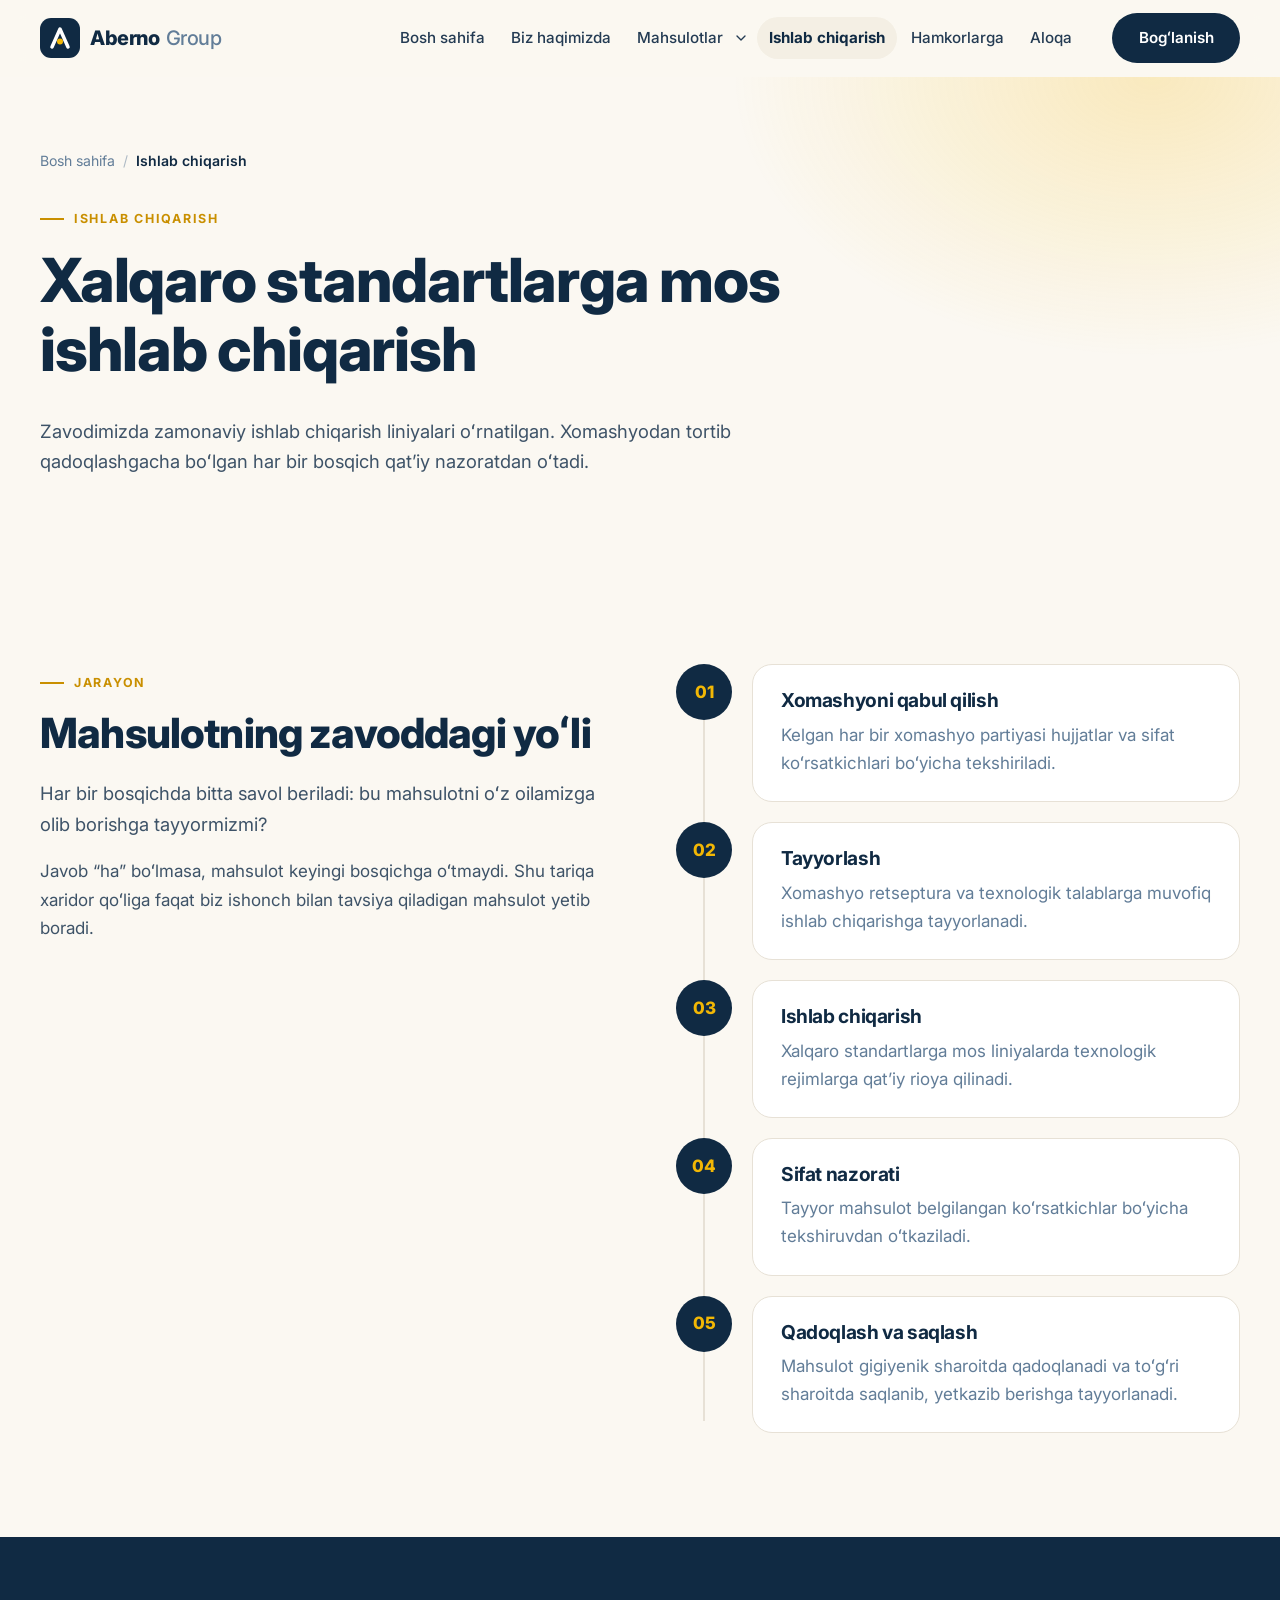
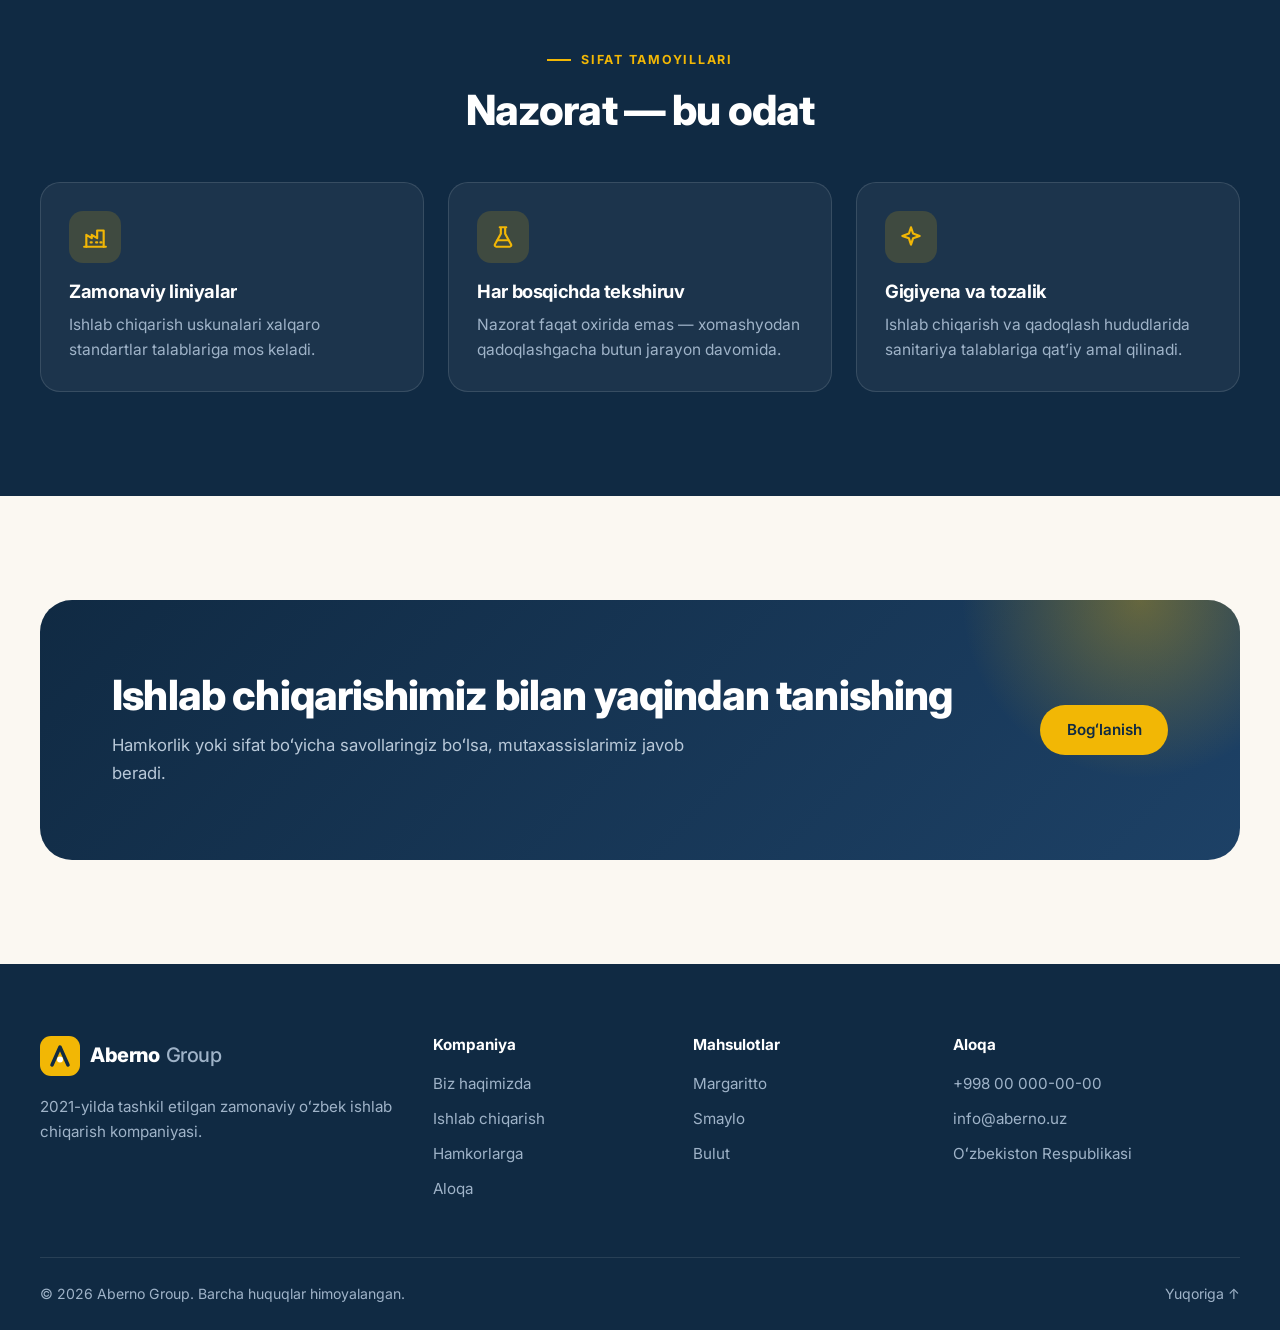
<file: production.html>
<!DOCTYPE html>
<html lang="uz">
<head>
  <meta charset="UTF-8">
  <meta name="viewport" content="width=device-width, initial-scale=1">
  <title>Ishlab chiqarish — Aberno Group</title>
  <meta name="description" content="Aberno Group zavodida xalqaro standartlarga mos liniyalar oʻrnatilgan. Xomashyodan qadoqlashgacha har bir bosqich qat’iy nazoratdan oʻtadi.">
  <meta property="og:title" content="Ishlab chiqarish — Aberno Group">
  <meta property="og:type" content="website">
  <meta name="theme-color" content="#102a43">
  <link rel="icon" href="images/favicon.svg" type="image/svg+xml">
  <link rel="preconnect" href="https://fonts.googleapis.com">
  <link rel="preconnect" href="https://fonts.gstatic.com" crossorigin>
  <link href="https://fonts.googleapis.com/css2?family=Inter:wght@400;500;600;700;800&display=swap" rel="stylesheet">
  <link rel="stylesheet" href="css/style.css">
  <script>document.documentElement.classList.add('js');</script>
  <script src="js/main.js" defer></script>
</head>
<body>
  <a class="skip-link" href="#main">Asosiy kontentga oʻtish</a>

  <header class="site-header">
    <div class="container header__inner">
      <a href="index.html" class="logo" aria-label="Aberno Group — bosh sahifa">
        <svg class="logo__mark" viewBox="0 0 40 40" aria-hidden="true"><rect class="logo__bg" width="40" height="40" rx="11"/><path class="logo__a" d="M12 29 20 11l8 18"/><circle class="logo__dot" cx="20" cy="23.5" r="3"/></svg>
        <span class="logo__text">Aberno<span>Group</span></span>
      </a>
      <nav class="nav" id="site-nav" aria-label="Asosiy menyu">
        <ul class="nav__list">
          <li><a href="index.html" class="nav__link">Bosh sahifa</a></li>
          <li><a href="about.html" class="nav__link">Biz haqimizda</a></li>
          <li class="nav__item--drop">
            <a href="products.html" class="nav__link">Mahsulotlar</a>
            <button class="nav__drop-toggle" type="button" aria-expanded="false" aria-label="Mahsulotlar roʻyxati"><svg class="i" viewBox="0 0 24 24" aria-hidden="true"><path d="m6 9 6 6 6-6"/></svg></button>
            <ul class="nav__drop">
              <li><a href="margaritto.html" class="theme-margaritto"><span class="dot"></span><span>Margaritto<small>Margarin</small></span></a></li>
              <li><a href="smaylo.html" class="theme-smaylo"><span class="dot"></span><span>Smaylo<small>Spred</small></span></a></li>
              <li><a href="bulut.html" class="theme-bulut"><span class="dot"></span><span>Bulut<small>Qogʻoz mahsulotlari</small></span></a></li>
            </ul>
          </li>
          <li><a href="production.html" class="nav__link">Ishlab chiqarish</a></li>
          <li><a href="partners.html" class="nav__link">Hamkorlarga</a></li>
          <li><a href="contact.html" class="nav__link">Aloqa</a></li>
        </ul>
      </nav>
      <a href="contact.html" class="btn btn--primary header__cta">Bogʻlanish</a>
      <button class="burger" type="button" aria-controls="site-nav" aria-expanded="false" aria-label="Menyuni ochish"><span></span><span></span><span></span></button>
    </div>
  </header>

  <main id="main">
    <section class="page-hero">
      <div class="container">
        <ol class="breadcrumbs">
          <li><a href="index.html">Bosh sahifa</a></li>
          <li><span aria-current="page">Ishlab chiqarish</span></li>
        </ol>
        <span class="eyebrow">Ishlab chiqarish</span>
        <h1>Xalqaro standartlarga mos ishlab chiqarish</h1>
        <p class="lead">Zavodimizda zamonaviy ishlab chiqarish liniyalari oʻrnatilgan. Xomashyodan tortib qadoqlashgacha boʻlgan har bir bosqich qat’iy nazoratdan oʻtadi.</p>
      </div>
    </section>

    <section class="section">
      <div class="container split split--top">
        <div class="reveal">
          <span class="eyebrow">Jarayon</span>
          <h2>Mahsulotning zavoddagi yoʻli</h2>
          <p class="lead">Har bir bosqichda bitta savol beriladi: bu mahsulotni oʻz oilamizga olib borishga tayyormizmi?</p>
          <p>Javob “ha” boʻlmasa, mahsulot keyingi bosqichga oʻtmaydi. Shu tariqa xaridor qoʻliga faqat biz ishonch bilan tavsiya qiladigan mahsulot yetib boradi.</p>
        </div>
        <ol class="timeline">
          <li class="reveal">
            <span class="timeline__num">01</span>
            <div class="timeline__body">
              <h3>Xomashyoni qabul qilish</h3>
              <p>Kelgan har bir xomashyo partiyasi hujjatlar va sifat koʻrsatkichlari boʻyicha tekshiriladi.</p>
            </div>
          </li>
          <li class="reveal">
            <span class="timeline__num">02</span>
            <div class="timeline__body">
              <h3>Tayyorlash</h3>
              <p>Xomashyo retseptura va texnologik talablarga muvofiq ishlab chiqarishga tayyorlanadi.</p>
            </div>
          </li>
          <li class="reveal">
            <span class="timeline__num">03</span>
            <div class="timeline__body">
              <h3>Ishlab chiqarish</h3>
              <p>Xalqaro standartlarga mos liniyalarda texnologik rejimlarga qat’iy rioya qilinadi.</p>
            </div>
          </li>
          <li class="reveal">
            <span class="timeline__num">04</span>
            <div class="timeline__body">
              <h3>Sifat nazorati</h3>
              <p>Tayyor mahsulot belgilangan koʻrsatkichlar boʻyicha tekshiruvdan oʻtkaziladi.</p>
            </div>
          </li>
          <li class="reveal">
            <span class="timeline__num">05</span>
            <div class="timeline__body">
              <h3>Qadoqlash va saqlash</h3>
              <p>Mahsulot gigiyenik sharoitda qadoqlanadi va toʻgʻri sharoitda saqlanib, yetkazib berishga tayyorlanadi.</p>
            </div>
          </li>
        </ol>
      </div>
    </section>

    <section class="section section--dark">
      <div class="container">
        <div class="section__head section__head--center reveal">
          <span class="eyebrow">Sifat tamoyillari</span>
          <h2>Nazorat — bu odat</h2>
        </div>
        <div class="grid grid-3">
          <article class="card reveal">
            <div class="card__icon"><svg class="i" viewBox="0 0 24 24" aria-hidden="true"><path d="M2 21h20"/><path d="M4 21V10l5 3V10l5 3V6h6v15"/><path d="M8 17h1M13 17h1M17 17h1"/></svg></div>
            <h3>Zamonaviy liniyalar</h3>
            <p>Ishlab chiqarish uskunalari xalqaro standartlar talablariga mos keladi.</p>
          </article>
          <article class="card reveal" data-delay="1">
            <div class="card__icon"><svg class="i" viewBox="0 0 24 24" aria-hidden="true"><path d="M9 3h6M10 3v6L4.5 19a1.5 1.5 0 0 0 1.3 2h12.4a1.5 1.5 0 0 0 1.3-2L14 9V3"/><path d="M7 15h10"/></svg></div>
            <h3>Har bosqichda tekshiruv</h3>
            <p>Nazorat faqat oxirida emas — xomashyodan qadoqlashgacha butun jarayon davomida.</p>
          </article>
          <article class="card reveal" data-delay="2">
            <div class="card__icon"><svg class="i" viewBox="0 0 24 24" aria-hidden="true"><path d="M12 3l1.9 5.8L20 11l-6.1 2.2L12 19l-1.9-5.8L4 11l6.1-2.2z"/></svg></div>
            <h3>Gigiyena va tozalik</h3>
            <p>Ishlab chiqarish va qadoqlash hududlarida sanitariya talablariga qat’iy amal qilinadi.</p>
          </article>
        </div>
      </div>
    </section>

    <section class="section">
      <div class="container">
        <div class="cta reveal">
          <div>
            <h2>Ishlab chiqarishimiz bilan yaqindan tanishing</h2>
            <p>Hamkorlik yoki sifat boʻyicha savollaringiz boʻlsa, mutaxassislarimiz javob beradi.</p>
          </div>
          <div class="cta__actions">
            <a href="contact.html" class="btn btn--gold">Bogʻlanish</a>
          </div>
        </div>
      </div>
    </section>
  </main>

  <footer class="site-footer">
    <div class="container footer__grid">
      <div class="footer__about">
        <a href="index.html" class="logo">
          <svg class="logo__mark" viewBox="0 0 40 40" aria-hidden="true"><rect class="logo__bg" width="40" height="40" rx="11"/><path class="logo__a" d="M12 29 20 11l8 18"/><circle class="logo__dot" cx="20" cy="23.5" r="3"/></svg>
          <span class="logo__text">Aberno<span>Group</span></span>
        </a>
        <p>2021-yilda tashkil etilgan zamonaviy oʻzbek ishlab chiqarish kompaniyasi.</p>
      </div>
      <div>
        <h4>Kompaniya</h4>
        <ul class="footer__list">
          <li><a href="about.html">Biz haqimizda</a></li>
          <li><a href="production.html">Ishlab chiqarish</a></li>
          <li><a href="partners.html">Hamkorlarga</a></li>
          <li><a href="contact.html">Aloqa</a></li>
        </ul>
      </div>
      <div>
        <h4>Mahsulotlar</h4>
        <ul class="footer__list">
          <li><a href="margaritto.html">Margaritto</a></li>
          <li><a href="smaylo.html">Smaylo</a></li>
          <li><a href="bulut.html">Bulut</a></li>
        </ul>
      </div>
      <div>
        <h4>Aloqa</h4>
        <!-- TODO: haqiqiy telefon, email va manzilni kiriting -->
        <ul class="footer__list">
          <li><a href="tel:+998000000000">+998 00 000-00-00</a></li>
          <li><a href="mailto:info@aberno.uz">info@aberno.uz</a></li>
          <li>Oʻzbekiston Respublikasi</li>
        </ul>
      </div>
    </div>
    <div class="container footer__bottom">
      <span>© <span data-year>2026</span> Aberno Group. Barcha huquqlar himoyalangan.</span>
      <a href="#main">Yuqoriga ↑</a>
    </div>
  </footer>
</body>
</html>
</file>
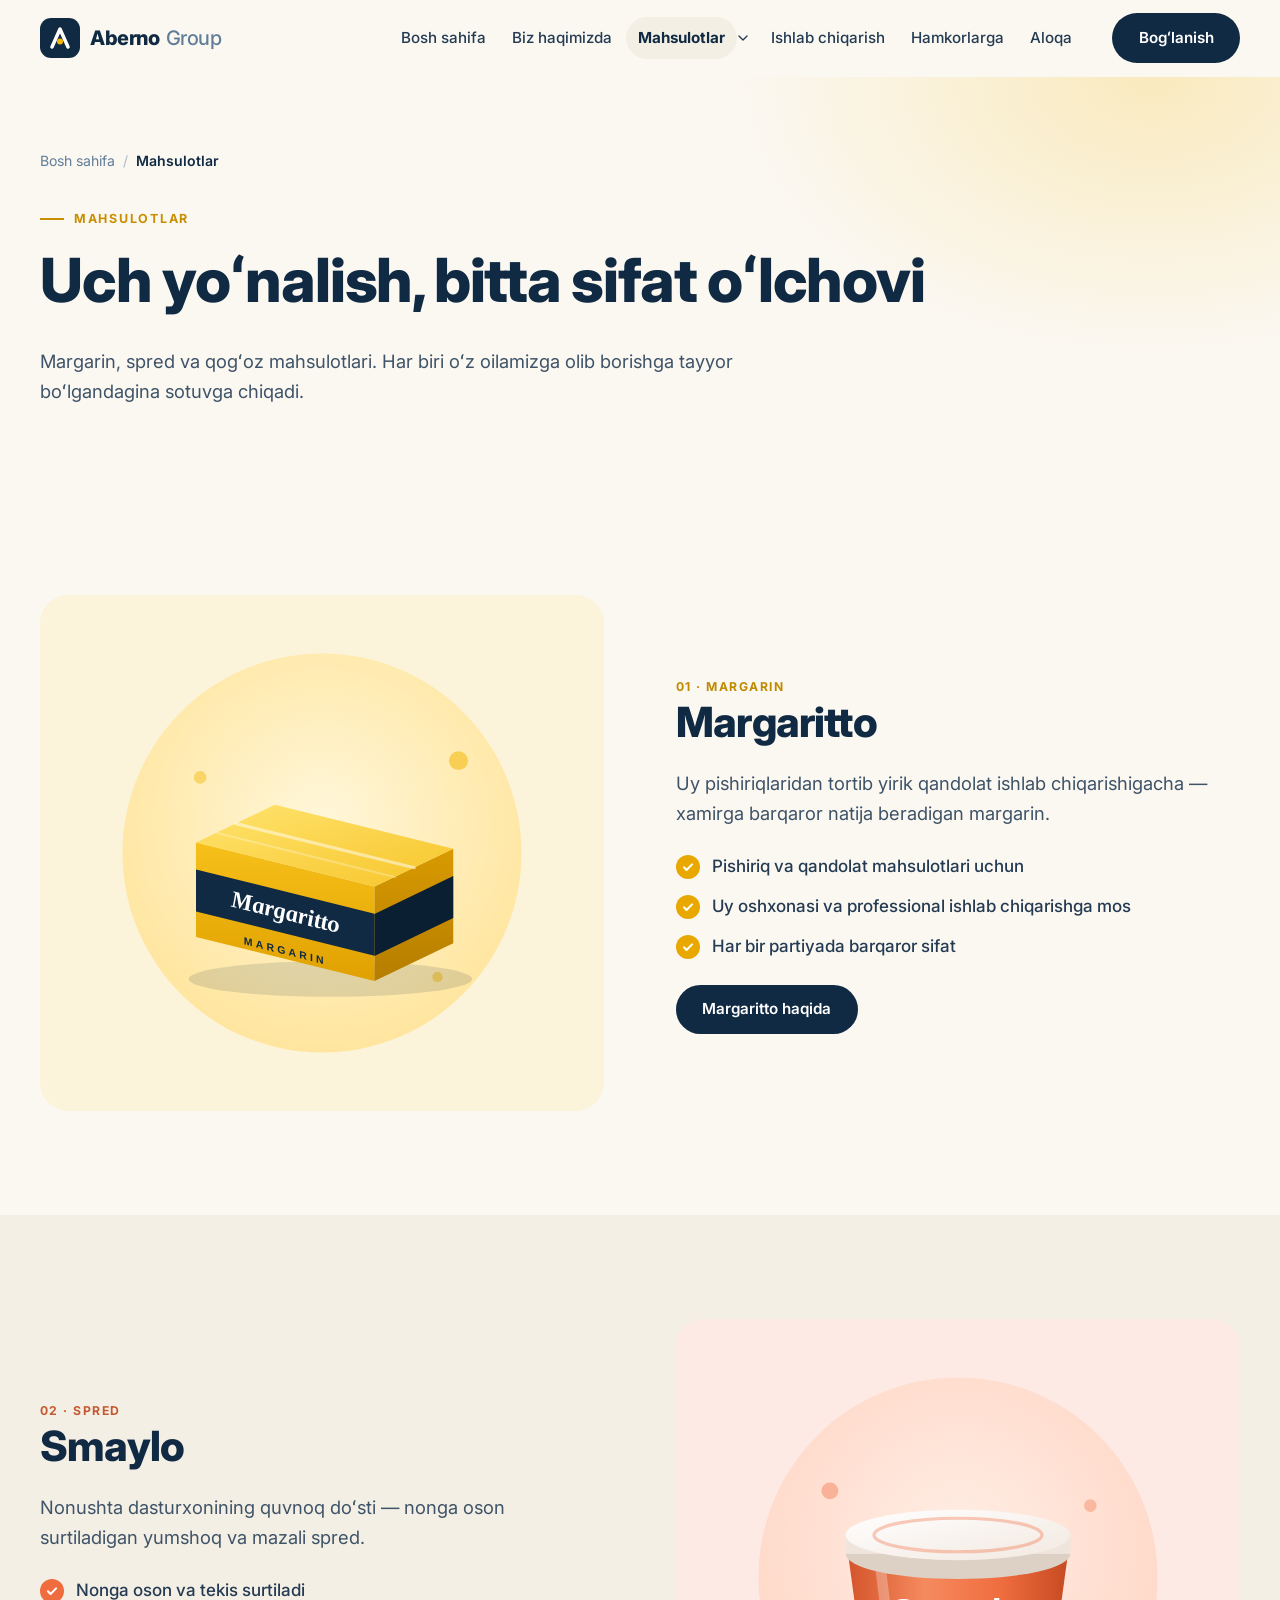
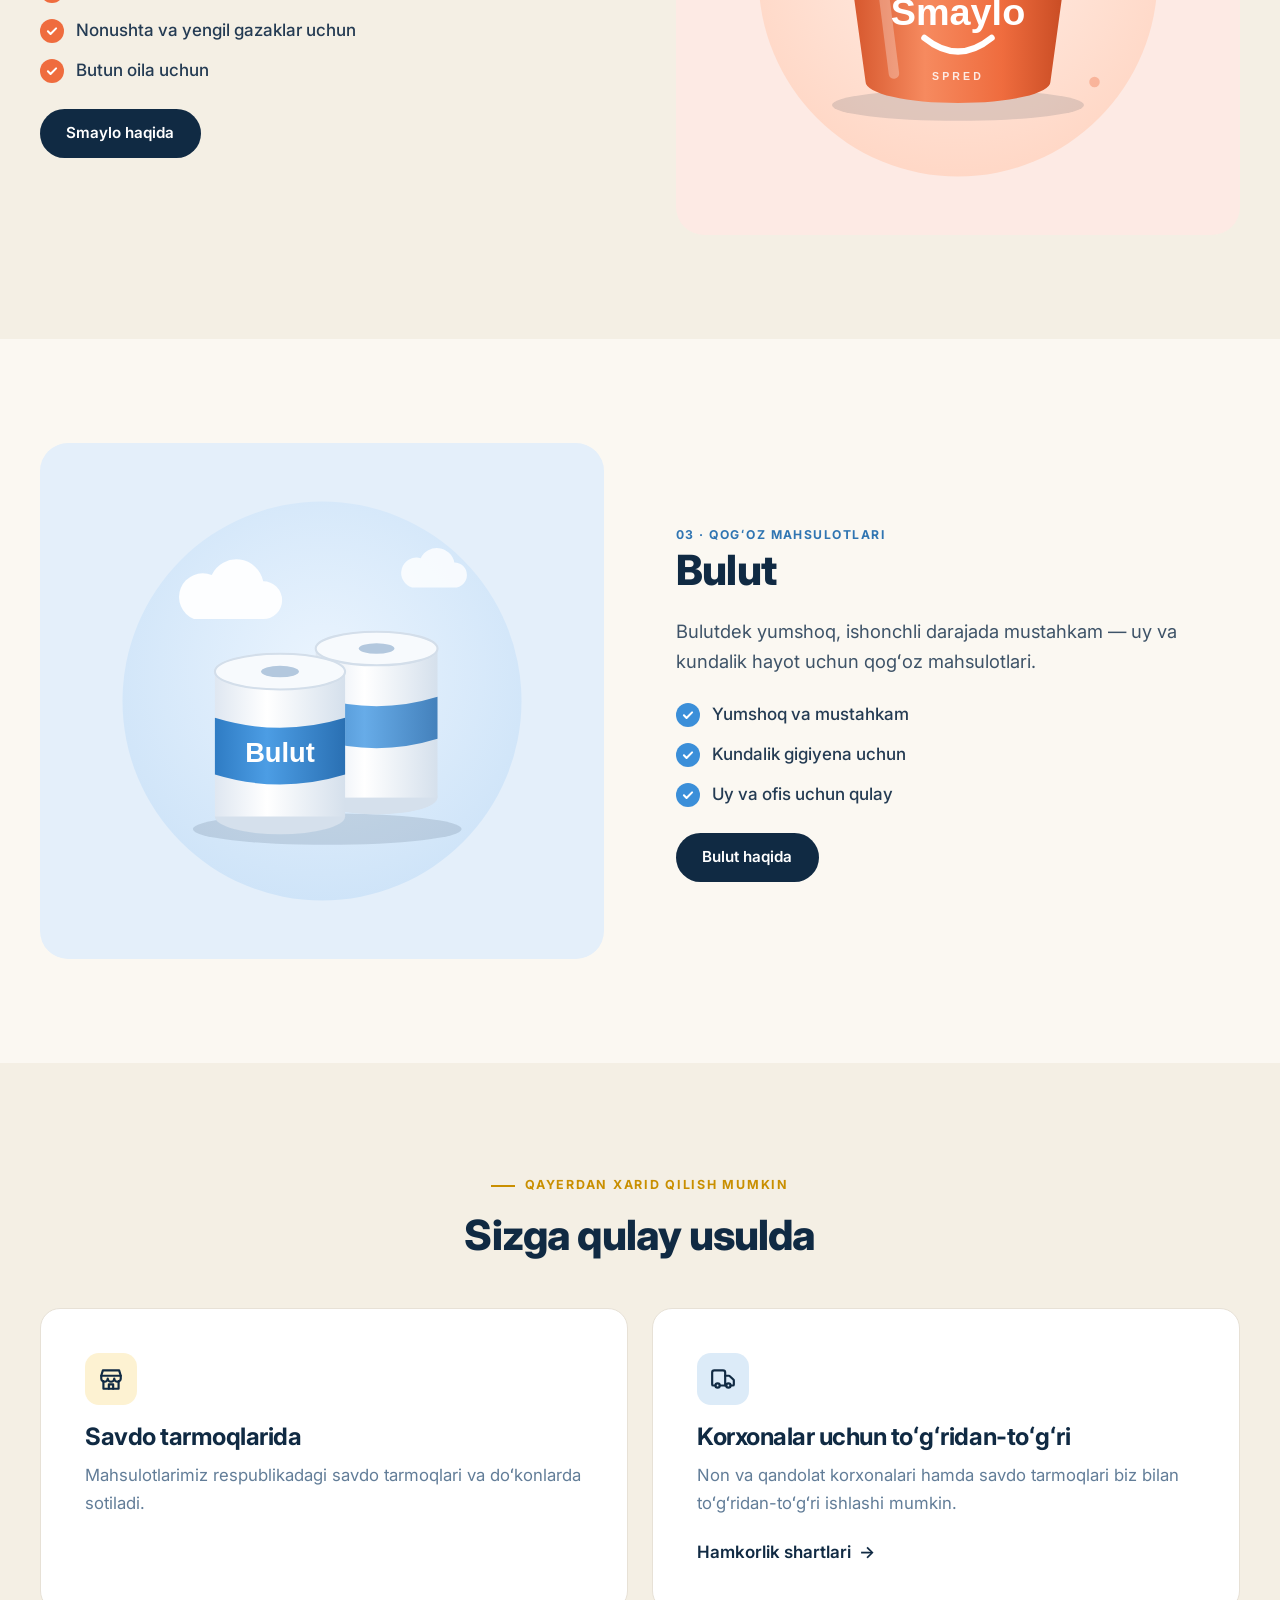
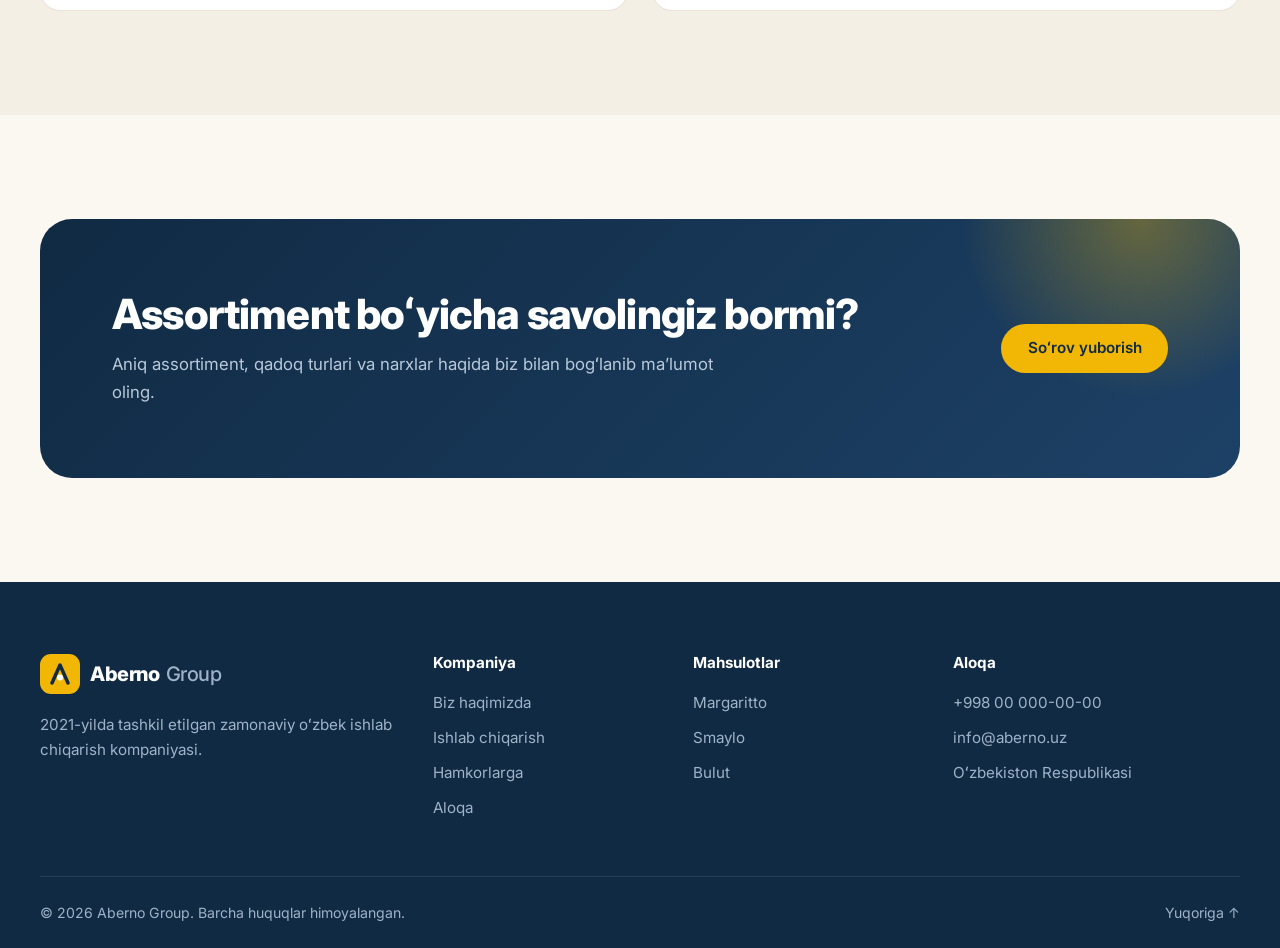
<file: products.html>
<!DOCTYPE html>
<html lang="uz">
<head>
  <meta charset="UTF-8">
  <meta name="viewport" content="width=device-width, initial-scale=1">
  <title>Mahsulotlar — Aberno Group</title>
  <meta name="description" content="Aberno Group mahsulotlari: Margaritto margarini, Smaylo spredi va Bulut qogʻoz mahsulotlari.">
  <meta property="og:title" content="Mahsulotlar — Aberno Group">
  <meta property="og:type" content="website">
  <meta name="theme-color" content="#102a43">
  <link rel="icon" href="images/favicon.svg" type="image/svg+xml">
  <link rel="preconnect" href="https://fonts.googleapis.com">
  <link rel="preconnect" href="https://fonts.gstatic.com" crossorigin>
  <link href="https://fonts.googleapis.com/css2?family=Inter:wght@400;500;600;700;800&display=swap" rel="stylesheet">
  <link rel="stylesheet" href="css/style.css">
  <script>document.documentElement.classList.add('js');</script>
  <script src="js/main.js" defer></script>
</head>
<body>
  <a class="skip-link" href="#main">Asosiy kontentga oʻtish</a>

  <header class="site-header">
    <div class="container header__inner">
      <a href="index.html" class="logo" aria-label="Aberno Group — bosh sahifa">
        <svg class="logo__mark" viewBox="0 0 40 40" aria-hidden="true"><rect class="logo__bg" width="40" height="40" rx="11"/><path class="logo__a" d="M12 29 20 11l8 18"/><circle class="logo__dot" cx="20" cy="23.5" r="3"/></svg>
        <span class="logo__text">Aberno<span>Group</span></span>
      </a>
      <nav class="nav" id="site-nav" aria-label="Asosiy menyu">
        <ul class="nav__list">
          <li><a href="index.html" class="nav__link">Bosh sahifa</a></li>
          <li><a href="about.html" class="nav__link">Biz haqimizda</a></li>
          <li class="nav__item--drop">
            <a href="products.html" class="nav__link">Mahsulotlar</a>
            <button class="nav__drop-toggle" type="button" aria-expanded="false" aria-label="Mahsulotlar roʻyxati"><svg class="i" viewBox="0 0 24 24" aria-hidden="true"><path d="m6 9 6 6 6-6"/></svg></button>
            <ul class="nav__drop">
              <li><a href="margaritto.html" class="theme-margaritto"><span class="dot"></span><span>Margaritto<small>Margarin</small></span></a></li>
              <li><a href="smaylo.html" class="theme-smaylo"><span class="dot"></span><span>Smaylo<small>Spred</small></span></a></li>
              <li><a href="bulut.html" class="theme-bulut"><span class="dot"></span><span>Bulut<small>Qogʻoz mahsulotlari</small></span></a></li>
            </ul>
          </li>
          <li><a href="production.html" class="nav__link">Ishlab chiqarish</a></li>
          <li><a href="partners.html" class="nav__link">Hamkorlarga</a></li>
          <li><a href="contact.html" class="nav__link">Aloqa</a></li>
        </ul>
      </nav>
      <a href="contact.html" class="btn btn--primary header__cta">Bogʻlanish</a>
      <button class="burger" type="button" aria-controls="site-nav" aria-expanded="false" aria-label="Menyuni ochish"><span></span><span></span><span></span></button>
    </div>
  </header>

  <main id="main">
    <section class="page-hero">
      <div class="container">
        <ol class="breadcrumbs">
          <li><a href="index.html">Bosh sahifa</a></li>
          <li><span aria-current="page">Mahsulotlar</span></li>
        </ol>
        <span class="eyebrow">Mahsulotlar</span>
        <h1>Uch yoʻnalish, bitta sifat oʻlchovi</h1>
        <p class="lead">Margarin, spred va qogʻoz mahsulotlari. Har biri oʻz oilamizga olib borishga tayyor boʻlgandagina sotuvga chiqadi.</p>
      </div>
    </section>

    <section class="section theme-margaritto" id="margaritto">
      <div class="container split">
        <div class="split__media reveal"><img src="images/margaritto.svg" alt="Margaritto margarini" width="400" height="400"></div>
        <div class="reveal" data-delay="1">
          <span class="tag">01 · Margarin</span>
          <h2>Margaritto</h2>
          <p class="lead">Uy pishiriqlaridan tortib yirik qandolat ishlab chiqarishigacha — xamirga barqaror natija beradigan margarin.</p>
          <ul class="checklist">
            <li>Pishiriq va qandolat mahsulotlari uchun</li>
            <li>Uy oshxonasi va professional ishlab chiqarishga mos</li>
            <li>Har bir partiyada barqaror sifat</li>
          </ul>
          <a href="margaritto.html" class="btn btn--primary">Margaritto haqida</a>
        </div>
      </div>
    </section>

    <section class="section section--cream theme-smaylo" id="smaylo">
      <div class="container split split--reverse">
        <div class="split__media reveal"><img src="images/smaylo.svg" alt="Smaylo spredi" width="400" height="400" loading="lazy"></div>
        <div class="reveal" data-delay="1">
          <span class="tag">02 · Spred</span>
          <h2>Smaylo</h2>
          <p class="lead">Nonushta dasturxonining quvnoq doʻsti — nonga oson surtiladigan yumshoq va mazali spred.</p>
          <ul class="checklist">
            <li>Nonga oson va tekis surtiladi</li>
            <li>Nonushta va yengil gazaklar uchun</li>
            <li>Butun oila uchun</li>
          </ul>
          <a href="smaylo.html" class="btn btn--primary">Smaylo haqida</a>
        </div>
      </div>
    </section>

    <section class="section theme-bulut" id="bulut">
      <div class="container split">
        <div class="split__media reveal"><img src="images/bulut.svg" alt="Bulut qogʻoz mahsulotlari" width="400" height="400" loading="lazy"></div>
        <div class="reveal" data-delay="1">
          <span class="tag">03 · Qogʻoz mahsulotlari</span>
          <h2>Bulut</h2>
          <p class="lead">Bulutdek yumshoq, ishonchli darajada mustahkam — uy va kundalik hayot uchun qogʻoz mahsulotlari.</p>
          <ul class="checklist">
            <li>Yumshoq va mustahkam</li>
            <li>Kundalik gigiyena uchun</li>
            <li>Uy va ofis uchun qulay</li>
          </ul>
          <a href="bulut.html" class="btn btn--primary">Bulut haqida</a>
        </div>
      </div>
    </section>

    <section class="section section--cream">
      <div class="container">
        <div class="section__head section__head--center reveal">
          <span class="eyebrow">Qayerdan xarid qilish mumkin</span>
          <h2>Sizga qulay usulda</h2>
        </div>
        <div class="grid grid-2">
          <article class="card card--lg reveal">
            <div class="card__icon"><svg class="i" viewBox="0 0 24 24" aria-hidden="true"><path d="M3 9l1.5-5h15L21 9"/><path d="M3 9h18v2.5a3 3 0 0 1-6 0 3 3 0 0 1-6 0 3 3 0 0 1-6 0z"/><path d="M5 14v7h14v-7"/><path d="M10 21v-4h4v4"/></svg></div>
            <h3>Savdo tarmoqlarida</h3>
            <p>Mahsulotlarimiz respublikadagi savdo tarmoqlari va doʻkonlarda sotiladi.</p>
          </article>
          <article class="card card--lg theme-bulut reveal" data-delay="1">
            <div class="card__icon"><svg class="i" viewBox="0 0 24 24" aria-hidden="true"><path d="M14 18V6a2 2 0 0 0-2-2H4a2 2 0 0 0-2 2v11a1 1 0 0 0 1 1h2"/><path d="M15 18H9"/><path d="M19 18h2a1 1 0 0 0 1-1v-3.65a1 1 0 0 0-.22-.62L18.3 9.38a1 1 0 0 0-.78-.38H14"/><circle cx="17" cy="18" r="2"/><circle cx="7" cy="18" r="2"/></svg></div>
            <h3>Korxonalar uchun toʻgʻridan-toʻgʻri</h3>
            <p>Non va qandolat korxonalari hamda savdo tarmoqlari biz bilan toʻgʻridan-toʻgʻri ishlashi mumkin.</p>
            <a href="partners.html" class="link-arrow">Hamkorlik shartlari</a>
          </article>
        </div>
      </div>
    </section>

    <section class="section">
      <div class="container">
        <div class="cta reveal">
          <div>
            <h2>Assortiment boʻyicha savolingiz bormi?</h2>
            <p>Aniq assortiment, qadoq turlari va narxlar haqida biz bilan bogʻlanib ma’lumot oling.</p>
          </div>
          <div class="cta__actions">
            <a href="contact.html" class="btn btn--gold">Soʻrov yuborish</a>
          </div>
        </div>
      </div>
    </section>
  </main>

  <footer class="site-footer">
    <div class="container footer__grid">
      <div class="footer__about">
        <a href="index.html" class="logo">
          <svg class="logo__mark" viewBox="0 0 40 40" aria-hidden="true"><rect class="logo__bg" width="40" height="40" rx="11"/><path class="logo__a" d="M12 29 20 11l8 18"/><circle class="logo__dot" cx="20" cy="23.5" r="3"/></svg>
          <span class="logo__text">Aberno<span>Group</span></span>
        </a>
        <p>2021-yilda tashkil etilgan zamonaviy oʻzbek ishlab chiqarish kompaniyasi.</p>
      </div>
      <div>
        <h4>Kompaniya</h4>
        <ul class="footer__list">
          <li><a href="about.html">Biz haqimizda</a></li>
          <li><a href="production.html">Ishlab chiqarish</a></li>
          <li><a href="partners.html">Hamkorlarga</a></li>
          <li><a href="contact.html">Aloqa</a></li>
        </ul>
      </div>
      <div>
        <h4>Mahsulotlar</h4>
        <ul class="footer__list">
          <li><a href="margaritto.html">Margaritto</a></li>
          <li><a href="smaylo.html">Smaylo</a></li>
          <li><a href="bulut.html">Bulut</a></li>
        </ul>
      </div>
      <div>
        <h4>Aloqa</h4>
        <!-- TODO: haqiqiy telefon, email va manzilni kiriting -->
        <ul class="footer__list">
          <li><a href="tel:+998000000000">+998 00 000-00-00</a></li>
          <li><a href="mailto:info@aberno.uz">info@aberno.uz</a></li>
          <li>Oʻzbekiston Respublikasi</li>
        </ul>
      </div>
    </div>
    <div class="container footer__bottom">
      <span>© <span data-year>2026</span> Aberno Group. Barcha huquqlar himoyalangan.</span>
      <a href="#main">Yuqoriga ↑</a>
    </div>
  </footer>
</body>
</html>
</file>
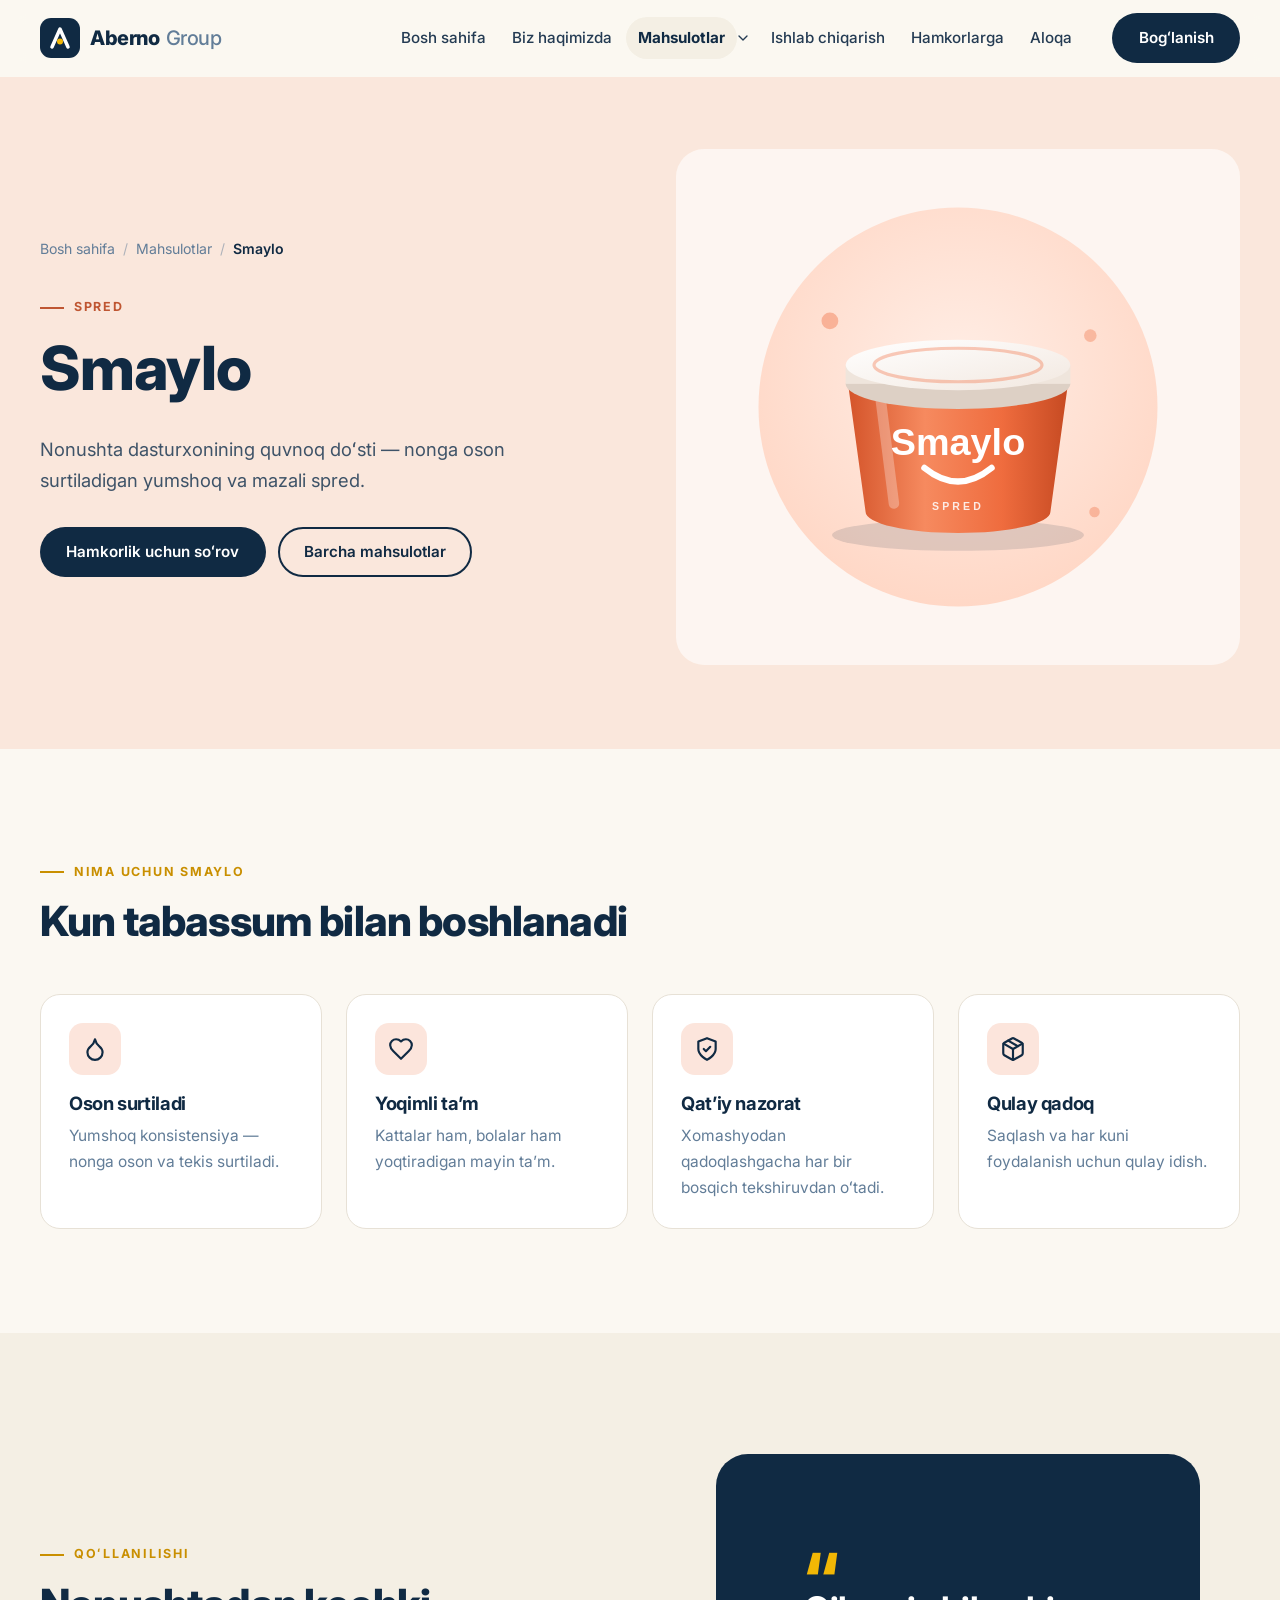
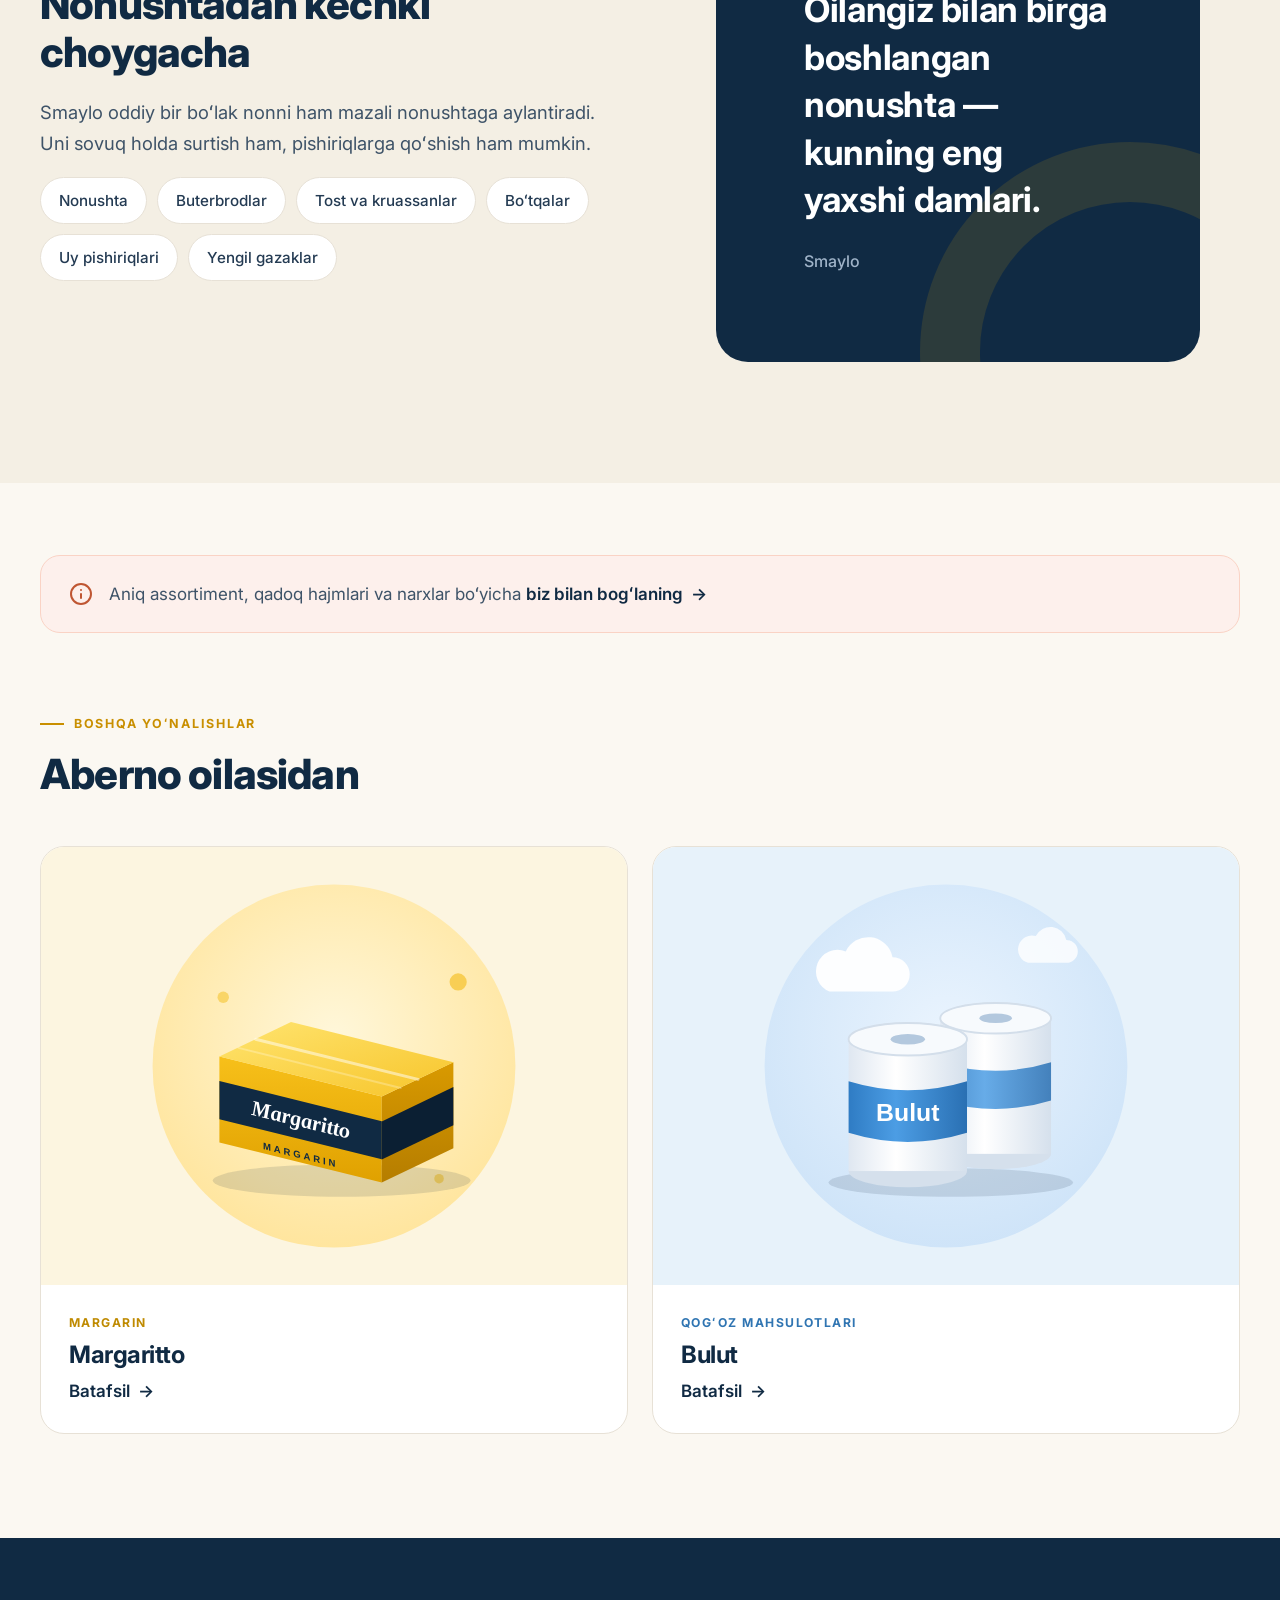
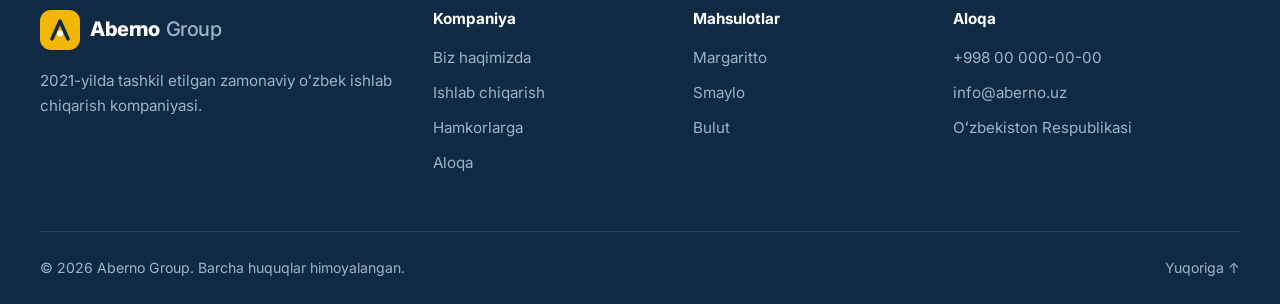
<file: smaylo.html>
<!DOCTYPE html>
<html lang="uz">
<head>
  <meta charset="UTF-8">
  <meta name="viewport" content="width=device-width, initial-scale=1">
  <title>Smaylo spredi — Aberno Group</title>
  <meta name="description" content="Smaylo — nonushta dasturxoni uchun yumshoq va mazali spred. Aberno Group mahsuloti.">
  <meta property="og:title" content="Smaylo spredi — Aberno Group">
  <meta property="og:type" content="website">
  <meta name="theme-color" content="#102a43">
  <link rel="icon" href="images/favicon.svg" type="image/svg+xml">
  <link rel="preconnect" href="https://fonts.googleapis.com">
  <link rel="preconnect" href="https://fonts.gstatic.com" crossorigin>
  <link href="https://fonts.googleapis.com/css2?family=Inter:wght@400;500;600;700;800&display=swap" rel="stylesheet">
  <link rel="stylesheet" href="css/style.css">
  <script>document.documentElement.classList.add('js');</script>
  <script src="js/main.js" defer></script>
</head>
<body class="theme-smaylo">
  <a class="skip-link" href="#main">Asosiy kontentga oʻtish</a>

  <header class="site-header">
    <div class="container header__inner">
      <a href="index.html" class="logo" aria-label="Aberno Group — bosh sahifa">
        <svg class="logo__mark" viewBox="0 0 40 40" aria-hidden="true"><rect class="logo__bg" width="40" height="40" rx="11"/><path class="logo__a" d="M12 29 20 11l8 18"/><circle class="logo__dot" cx="20" cy="23.5" r="3"/></svg>
        <span class="logo__text">Aberno<span>Group</span></span>
      </a>
      <nav class="nav" id="site-nav" aria-label="Asosiy menyu">
        <ul class="nav__list">
          <li><a href="index.html" class="nav__link">Bosh sahifa</a></li>
          <li><a href="about.html" class="nav__link">Biz haqimizda</a></li>
          <li class="nav__item--drop">
            <a href="products.html" class="nav__link">Mahsulotlar</a>
            <button class="nav__drop-toggle" type="button" aria-expanded="false" aria-label="Mahsulotlar roʻyxati"><svg class="i" viewBox="0 0 24 24" aria-hidden="true"><path d="m6 9 6 6 6-6"/></svg></button>
            <ul class="nav__drop">
              <li><a href="margaritto.html" class="theme-margaritto"><span class="dot"></span><span>Margaritto<small>Margarin</small></span></a></li>
              <li><a href="smaylo.html" class="theme-smaylo"><span class="dot"></span><span>Smaylo<small>Spred</small></span></a></li>
              <li><a href="bulut.html" class="theme-bulut"><span class="dot"></span><span>Bulut<small>Qogʻoz mahsulotlari</small></span></a></li>
            </ul>
          </li>
          <li><a href="production.html" class="nav__link">Ishlab chiqarish</a></li>
          <li><a href="partners.html" class="nav__link">Hamkorlarga</a></li>
          <li><a href="contact.html" class="nav__link">Aloqa</a></li>
        </ul>
      </nav>
      <a href="contact.html" class="btn btn--primary header__cta">Bogʻlanish</a>
      <button class="burger" type="button" aria-controls="site-nav" aria-expanded="false" aria-label="Menyuni ochish"><span></span><span></span><span></span></button>
    </div>
  </header>

  <main id="main">
    <section class="page-hero page-hero--brand">
      <div class="container split">
        <div>
          <ol class="breadcrumbs">
            <li><a href="index.html">Bosh sahifa</a></li>
            <li><a href="products.html">Mahsulotlar</a></li>
            <li><span aria-current="page">Smaylo</span></li>
          </ol>
          <span class="eyebrow">Spred</span>
          <h1>Smaylo</h1>
          <p class="lead">Nonushta dasturxonining quvnoq doʻsti — nonga oson surtiladigan yumshoq va mazali spred.</p>
          <div class="page-hero__actions">
            <a href="contact.html" class="btn btn--primary">Hamkorlik uchun soʻrov</a>
            <a href="products.html" class="btn btn--ghost">Barcha mahsulotlar</a>
          </div>
        </div>
        <div class="split__media"><img src="images/smaylo.svg" alt="Smaylo spredi idishi" width="400" height="400"></div>
      </div>
    </section>

    <section class="section">
      <div class="container">
        <div class="section__head reveal">
          <span class="eyebrow">Nima uchun Smaylo</span>
          <h2>Kun tabassum bilan boshlanadi</h2>
        </div>
        <div class="grid grid-4">
          <article class="card reveal">
            <div class="card__icon"><svg class="i" viewBox="0 0 24 24" aria-hidden="true"><path d="M12 22a7 7 0 0 0 7-7c0-2-1-3.9-3-5.5s-3.5-4-4-6.5c-.5 2.5-2 4.9-4 6.5C6 11.1 5 13 5 15a7 7 0 0 0 7 7z"/></svg></div>
            <h3>Oson surtiladi</h3>
            <p>Yumshoq konsistensiya — nonga oson va tekis surtiladi.</p>
          </article>
          <article class="card reveal" data-delay="1">
            <div class="card__icon"><svg class="i" viewBox="0 0 24 24" aria-hidden="true"><path d="M19 14c1.49-1.46 3-3.21 3-5.5A5.5 5.5 0 0 0 16.5 3c-1.76 0-3 .5-4.5 2-1.5-1.5-2.74-2-4.5-2A5.5 5.5 0 0 0 2 8.5c0 2.3 1.5 4.05 3 5.5l7 7Z"/></svg></div>
            <h3>Yoqimli ta’m</h3>
            <p>Kattalar ham, bolalar ham yoqtiradigan mayin ta’m.</p>
          </article>
          <article class="card reveal" data-delay="2">
            <div class="card__icon"><svg class="i" viewBox="0 0 24 24" aria-hidden="true"><path d="M12 22s8-4 8-10V5l-8-3-8 3v7c0 6 8 10 8 10z"/><path d="m9 12 2 2 4-4"/></svg></div>
            <h3>Qat’iy nazorat</h3>
            <p>Xomashyodan qadoqlashgacha har bir bosqich tekshiruvdan oʻtadi.</p>
          </article>
          <article class="card reveal" data-delay="3">
            <div class="card__icon"><svg class="i" viewBox="0 0 24 24" aria-hidden="true"><path d="m7.5 4.27 9 5.15"/><path d="M21 8a2 2 0 0 0-1-1.73l-7-4a2 2 0 0 0-2 0l-7 4A2 2 0 0 0 3 8v8a2 2 0 0 0 1 1.73l7 4a2 2 0 0 0 2 0l7-4A2 2 0 0 0 21 16Z"/><path d="m3.3 7 8.7 5 8.7-5"/><path d="M12 22V12"/></svg></div>
            <h3>Qulay qadoq</h3>
            <p>Saqlash va har kuni foydalanish uchun qulay idish.</p>
          </article>
        </div>
      </div>
    </section>

    <section class="section section--cream">
      <div class="container split">
        <div class="reveal">
          <span class="eyebrow">Qoʻllanilishi</span>
          <h2>Nonushtadan kechki choygacha</h2>
          <p class="lead">Smaylo oddiy bir boʻlak nonni ham mazali nonushtaga aylantiradi. Uni sovuq holda surtish ham, pishiriqlarga qoʻshish ham mumkin.</p>
          <ul class="pills">
            <li class="pill">Nonushta</li>
            <li class="pill">Buterbrodlar</li>
            <li class="pill">Tost va kruassanlar</li>
            <li class="pill">Boʻtqalar</li>
            <li class="pill">Uy pishiriqlari</li>
            <li class="pill">Yengil gazaklar</li>
          </ul>
        </div>
        <figure class="motto reveal" data-delay="1">
          <blockquote>Oilangiz bilan birga boshlangan nonushta — kunning eng yaxshi damlari.</blockquote>
          <figcaption><cite>Smaylo</cite></figcaption>
        </figure>
      </div>
    </section>

    <section class="section section--tight">
      <div class="container">
        <div class="note reveal">
          <svg class="i" viewBox="0 0 24 24" aria-hidden="true"><circle cx="12" cy="12" r="10"/><path d="M12 16v-4M12 8h.01"/></svg>
          <p>Aniq assortiment, qadoq hajmlari va narxlar boʻyicha <a href="contact.html" class="link-arrow">biz bilan bogʻlaning</a></p>
        </div>
      </div>
    </section>

    <section class="section section--flush-top">
      <div class="container">
        <div class="section__head reveal">
          <span class="eyebrow">Boshqa yoʻnalishlar</span>
          <h2>Aberno oilasidan</h2>
        </div>
        <div class="grid grid-2">
          <article class="brand-card theme-margaritto reveal">
            <div class="brand-card__media"><img src="images/margaritto.svg" alt="" width="400" height="400" loading="lazy"></div>
            <div class="brand-card__body">
              <span class="tag">Margarin</span>
              <h3>Margaritto</h3>
              <a href="margaritto.html" class="link-arrow">Batafsil</a>
            </div>
          </article>
          <article class="brand-card theme-bulut reveal" data-delay="1">
            <div class="brand-card__media"><img src="images/bulut.svg" alt="" width="400" height="400" loading="lazy"></div>
            <div class="brand-card__body">
              <span class="tag">Qogʻoz mahsulotlari</span>
              <h3>Bulut</h3>
              <a href="bulut.html" class="link-arrow">Batafsil</a>
            </div>
          </article>
        </div>
      </div>
    </section>
  </main>

  <footer class="site-footer">
    <div class="container footer__grid">
      <div class="footer__about">
        <a href="index.html" class="logo">
          <svg class="logo__mark" viewBox="0 0 40 40" aria-hidden="true"><rect class="logo__bg" width="40" height="40" rx="11"/><path class="logo__a" d="M12 29 20 11l8 18"/><circle class="logo__dot" cx="20" cy="23.5" r="3"/></svg>
          <span class="logo__text">Aberno<span>Group</span></span>
        </a>
        <p>2021-yilda tashkil etilgan zamonaviy oʻzbek ishlab chiqarish kompaniyasi.</p>
      </div>
      <div>
        <h4>Kompaniya</h4>
        <ul class="footer__list">
          <li><a href="about.html">Biz haqimizda</a></li>
          <li><a href="production.html">Ishlab chiqarish</a></li>
          <li><a href="partners.html">Hamkorlarga</a></li>
          <li><a href="contact.html">Aloqa</a></li>
        </ul>
      </div>
      <div>
        <h4>Mahsulotlar</h4>
        <ul class="footer__list">
          <li><a href="margaritto.html">Margaritto</a></li>
          <li><a href="smaylo.html">Smaylo</a></li>
          <li><a href="bulut.html">Bulut</a></li>
        </ul>
      </div>
      <div>
        <h4>Aloqa</h4>
        <!-- TODO: haqiqiy telefon, email va manzilni kiriting -->
        <ul class="footer__list">
          <li><a href="tel:+998000000000">+998 00 000-00-00</a></li>
          <li><a href="mailto:info@aberno.uz">info@aberno.uz</a></li>
          <li>Oʻzbekiston Respublikasi</li>
        </ul>
      </div>
    </div>
    <div class="container footer__bottom">
      <span>© <span data-year>2026</span> Aberno Group. Barcha huquqlar himoyalangan.</span>
      <a href="#main">Yuqoriga ↑</a>
    </div>
  </footer>
</body>
</html>
</file>
<file: css/style.css>
/* =========================================================
   Aberno Group — asosiy stil fayli
   ========================================================= */

:root {
  --ink: #102a43;
  --ink-2: #243b53;
  --text: #3e5368;
  --muted: #627d98;
  --bg: #fbf8f2;
  --surface: #ffffff;
  --cream: #f4efe4;
  --line: #e7e1d6;

  --gold: #f2b705;
  --gold-d: #c98f00;
  --margaritto: #e9a800;
  --smaylo: #ef6c3e;
  --bulut: #3b8fd9;
  --accent: var(--gold);

  --radius: 20px;
  --radius-sm: 12px;
  --shadow: 0 10px 30px -12px rgba(16, 42, 67, .18);
  --shadow-lg: 0 24px 60px -20px rgba(16, 42, 67, .28);

  --container: 1200px;
  --header-h: 76px;
  --font: "Inter", system-ui, -apple-system, "Segoe UI", Roboto, Arial, sans-serif;
}

.theme-margaritto { --accent: var(--margaritto); }
.theme-smaylo     { --accent: var(--smaylo); }
.theme-bulut      { --accent: var(--bulut); }

/* ---------- Base ---------- */
*, *::before, *::after { box-sizing: border-box; }

html { scroll-behavior: smooth; -webkit-text-size-adjust: 100%; }

body {
  margin: 0;
  font-family: var(--font);
  font-size: 17px;
  line-height: 1.65;
  color: var(--text);
  background: var(--bg);
  -webkit-font-smoothing: antialiased;
  overflow-x: hidden;
}

body.nav-open { overflow: hidden; }

img, svg { display: block; max-width: 100%; }
img { height: auto; }
a { color: inherit; text-decoration: none; }

h1, h2, h3, h4 {
  margin: 0 0 .5em;
  color: var(--ink);
  line-height: 1.15;
  letter-spacing: -.02em;
}
h1 { font-size: clamp(2.2rem, 5vw, 3.8rem); font-weight: 800; }
h2 { font-size: clamp(1.8rem, 3.4vw, 2.6rem); font-weight: 800; }
h3 { font-size: 1.3rem; font-weight: 700; }
p  { margin: 0 0 1em; }

.container { width: min(100% - 32px, var(--container)); margin-inline: auto; }
@media (min-width: 640px) {
  .container { width: min(100% - 48px, var(--container)); }
}

.skip-link {
  position: absolute; left: -999px; top: 8px; z-index: 100;
  padding: 8px 14px; border-radius: 8px;
  background: var(--ink); color: #fff;
}
.skip-link:focus { left: 8px; }

:focus-visible { outline: 3px solid var(--gold); outline-offset: 3px; border-radius: 6px; }

.i {
  width: 24px; height: 24px; flex: none;
  fill: none; stroke: currentColor; stroke-width: 2;
  stroke-linecap: round; stroke-linejoin: round;
}

/* ---------- Buttons & links ---------- */
.btn {
  display: inline-flex; align-items: center; justify-content: center; gap: .5em;
  padding: .9em 1.6em;
  border: 2px solid transparent; border-radius: 999px;
  font: inherit; font-size: .95rem; font-weight: 600; line-height: 1.2;
  white-space: nowrap; cursor: pointer;
  transition: transform .2s, background-color .2s, color .2s, box-shadow .2s, border-color .2s;
}
.btn:hover { transform: translateY(-2px); }
.btn .i { width: 18px; height: 18px; }

.btn--primary { background: var(--ink); color: #fff; }
.btn--primary:hover { background: var(--ink-2); box-shadow: var(--shadow); }
.btn--gold { background: var(--gold); color: var(--ink); }
.btn--gold:hover { background: #ffc928; box-shadow: 0 10px 24px -10px rgba(242, 183, 5, .7); }
.btn--ghost { border-color: var(--ink); color: var(--ink); }
.btn--ghost:hover { background: var(--ink); color: #fff; }
.btn--light { background: #fff; color: var(--ink); }

.link-arrow {
  display: inline-flex; align-items: center; gap: .45em;
  font-weight: 600; color: var(--ink);
}
.link-arrow::after { content: "→"; transition: transform .2s; }
.link-arrow:hover::after { transform: translateX(4px); }

.eyebrow {
  display: inline-flex; align-items: center; gap: 10px;
  margin-bottom: 16px;
  font-size: .78rem; font-weight: 700; letter-spacing: .14em; text-transform: uppercase;
  color: var(--gold-d);
}
.eyebrow::before { content: ""; width: 24px; height: 2px; background: currentColor; }

.lead { font-size: 1.15rem; }

/* ---------- Header ---------- */
.site-header {
  position: sticky; top: 0; z-index: 50;
  background: rgba(251, 248, 242, .86);
  -webkit-backdrop-filter: saturate(1.4) blur(12px);
  backdrop-filter: saturate(1.4) blur(12px);
  border-bottom: 1px solid transparent;
  transition: border-color .3s, box-shadow .3s;
}
.site-header.is-scrolled {
  border-color: var(--line);
  box-shadow: 0 6px 20px -16px rgba(16, 42, 67, .45);
}
.header__inner { display: flex; align-items: center; gap: 20px; height: var(--header-h); }

.logo {
  display: flex; align-items: center; gap: 10px;
  font-size: 1.25rem; font-weight: 800; letter-spacing: -.02em; color: var(--ink);
}
.logo__mark { width: 40px; height: 40px; flex: none; }
.logo__bg { fill: var(--ink); }
.logo__a { fill: none; stroke: #fff; stroke-width: 3.5; stroke-linecap: round; stroke-linejoin: round; }
.logo__dot { fill: var(--gold); }
.logo__text span { margin-left: .3em; font-weight: 500; color: var(--muted); }

.nav { margin-left: auto; }
.nav__list { display: flex; align-items: center; gap: 2px; margin: 0; padding: 0; list-style: none; }
.nav__list > li { position: relative; display: flex; align-items: center; }

.nav__link {
  padding: 8px 12px; border-radius: 999px;
  font-size: .95rem; font-weight: 500; color: var(--ink-2);
  transition: background-color .2s, color .2s;
}
.nav__link:hover { background: var(--cream); }
.nav__link.is-active { background: var(--cream); color: var(--ink); font-weight: 700; }

.nav__drop-toggle {
  display: grid; place-items: center;
  margin-left: -8px; padding: 6px;
  border: 0; border-radius: 50%; background: none;
  color: var(--ink-2); cursor: pointer;
}
.nav__drop-toggle .i { width: 16px; height: 16px; transition: transform .2s; }

.nav__drop {
  position: absolute; top: calc(100% + 8px); left: 0; min-width: 230px;
  margin: 0; padding: 8px; list-style: none;
  background: #fff; border: 1px solid var(--line); border-radius: var(--radius-sm);
  box-shadow: var(--shadow-lg);
  opacity: 0; visibility: hidden; transform: translateY(8px);
  transition: opacity .2s, transform .2s, visibility .2s;
}
.nav__drop::before { content: ""; position: absolute; left: 0; right: 0; top: -12px; height: 12px; }
.nav__drop a {
  display: flex; align-items: center; gap: 10px;
  padding: 10px 12px; border-radius: 8px;
  font-weight: 500; color: var(--ink-2);
}
.nav__drop a:hover { background: var(--cream); color: var(--ink); }
.nav__drop small { display: block; font-size: .8rem; color: var(--muted); font-weight: 400; }

@media (min-width: 1081px) {
  .nav__item--drop:hover .nav__drop,
  .nav__item--drop:focus-within .nav__drop,
  .nav__item--drop.is-open .nav__drop { opacity: 1; visibility: visible; transform: none; }
  .nav__item--drop:hover .nav__drop-toggle .i { transform: rotate(180deg); }
}

.dot { width: 10px; height: 10px; flex: none; border-radius: 50%; background: var(--accent); }

.header__cta { margin-left: 8px; }

.burger {
  display: none; position: relative;
  width: 44px; height: 44px; margin-left: 8px;
  border: 0; border-radius: 12px; background: var(--cream); cursor: pointer;
}
.burger span {
  position: absolute; left: 12px; width: 20px; height: 2px;
  border-radius: 2px; background: var(--ink);
  transition: transform .25s, opacity .25s, top .25s;
}
.burger span:nth-child(1) { top: 15px; }
.burger span:nth-child(2) { top: 21px; }
.burger span:nth-child(3) { top: 27px; }
.burger[aria-expanded="true"] span:nth-child(1) { top: 21px; transform: rotate(45deg); }
.burger[aria-expanded="true"] span:nth-child(2) { opacity: 0; }
.burger[aria-expanded="true"] span:nth-child(3) { top: 21px; transform: rotate(-45deg); }

@media (max-width: 1080px) {
  /* backdrop-filter fixed-panelni header ichida qamab qo'ymasligi uchun */
  .site-header { -webkit-backdrop-filter: none; backdrop-filter: none; background: var(--bg); }
  .burger { display: block; }
  .header__cta { margin-left: auto; }

  .nav {
    position: fixed; inset: var(--header-h) 0 0 0;
    padding: 20px 16px 40px;
    background: var(--bg); border-top: 1px solid var(--line);
    overflow-y: auto;
    transform: translateX(100%); visibility: hidden;
    transition: transform .3s ease, visibility .3s;
  }
  .nav.is-open { transform: none; visibility: visible; }

  .nav__list { flex-direction: column; align-items: stretch; gap: 4px; }
  .nav__list > li { flex-wrap: wrap; }
  .nav__link { flex: 1; padding: 14px 16px; border-radius: 14px; font-size: 1.15rem; }
  .nav__drop-toggle { width: 48px; height: 48px; margin: 0; }
  .nav__item--drop.is-open .nav__drop-toggle .i { transform: rotate(180deg); }

  .nav__drop {
    position: static; display: none; width: 100%;
    padding: 0 0 8px 12px;
    background: none; border: 0; box-shadow: none;
    opacity: 1; visibility: visible; transform: none;
  }
  .nav__drop::before { display: none; }
  .nav__item--drop.is-open .nav__drop { display: block; }
  .nav__drop a { padding: 12px 16px; font-size: 1.05rem; }
}

@media (max-width: 560px) {
  .header__cta { display: none; }
  .burger { margin-left: auto; }
}

/* ---------- Sections ---------- */
.section { padding: clamp(64px, 9vw, 104px) 0; }
.section--tight { padding: clamp(48px, 6vw, 72px) 0; }
.section--cream { background: var(--cream); }
.section--flush-top { padding-top: 0; }

.section__head { max-width: 720px; margin-bottom: 48px; }
.section__head p { font-size: 1.1rem; margin: 0; }
.section__head--center { margin-inline: auto; text-align: center; }
.section__head--row {
  display: flex; align-items: flex-end; justify-content: space-between; gap: 24px;
  max-width: none; flex-wrap: wrap;
}
.section__head--row > div { max-width: 640px; }

.section--dark { background: var(--ink); color: #b9c9d9; }
.section--dark h2, .section--dark h3 { color: #fff; }
.section--dark .eyebrow { color: var(--gold); }

/* ---------- Grids ---------- */
.grid { display: grid; gap: 24px; }
.grid-2 { grid-template-columns: repeat(2, 1fr); }
.grid-3 { grid-template-columns: repeat(3, 1fr); }
.grid-4 { grid-template-columns: repeat(4, 1fr); }

@media (max-width: 960px) {
  .grid-3, .grid-4 { grid-template-columns: repeat(2, 1fr); }
}
@media (max-width: 640px) {
  .grid-2, .grid-3, .grid-4 { grid-template-columns: 1fr; }
}

.split { display: grid; grid-template-columns: 1fr 1fr; gap: clamp(36px, 6vw, 72px); align-items: center; }
.split--reverse .split__media { order: 2; }
.split--top { align-items: start; }
.split__media {
  padding: clamp(24px, 4vw, 48px);
  border-radius: 28px;
  background: color-mix(in srgb, var(--accent) 14%, #fff);
}
.split__media img { width: min(100%, 420px); margin-inline: auto; }

@media (max-width: 900px) {
  .split { grid-template-columns: 1fr; }
  .split--reverse .split__media { order: 0; }
}

/* ---------- Home hero ---------- */
.hero { position: relative; padding: clamp(40px, 7vw, 80px) 0 clamp(64px, 9vw, 110px); overflow: hidden; }
.hero::before {
  content: ""; position: absolute; z-index: -1;
  width: 720px; height: 720px; right: -220px; top: -200px;
  border-radius: 50%;
  background: radial-gradient(circle, rgba(242, 183, 5, .22), rgba(242, 183, 5, 0) 65%);
}
.hero::after {
  content: ""; position: absolute; z-index: -1;
  width: 520px; height: 520px; left: -240px; bottom: -260px;
  border-radius: 50%;
  background: radial-gradient(circle, rgba(59, 143, 217, .14), rgba(59, 143, 217, 0) 65%);
}
.hero__grid { display: grid; grid-template-columns: 1.05fr .95fr; gap: 56px; align-items: center; }
.hero h1 { max-width: 13em; }
.hero h1 em { font-style: normal; color: var(--gold-d); }
.hero__lead { max-width: 34em; font-size: 1.15rem; }
.hero__actions { display: flex; flex-wrap: wrap; gap: 12px; margin-top: 32px; }
.hero__facts {
  display: flex; flex-wrap: wrap; gap: 12px 28px;
  margin: 40px 0 0; padding: 0; list-style: none;
  font-size: .95rem; font-weight: 500; color: var(--ink-2);
}
.hero__facts li { display: flex; align-items: center; gap: 10px; }
.hero__facts .i { width: 20px; height: 20px; color: var(--gold-d); }

.hero__visual { position: relative; aspect-ratio: 5 / 4; width: 100%; max-width: 600px; margin-left: auto; }
.hero__card {
  position: absolute; width: 40%;
  padding: 12px 12px 16px;
  background: #fff; border-radius: 24px; box-shadow: var(--shadow-lg);
  animation: float 7s ease-in-out infinite;
  transition: box-shadow .3s;
}
.hero__card:hover { box-shadow: 0 30px 70px -20px rgba(16, 42, 67, .4); }
.hero__card img { border-radius: 16px; }
.hero__card span {
  display: flex; align-items: center; gap: 8px;
  margin-top: 12px; padding-left: 6px;
  font-size: .9rem; font-weight: 700; color: var(--ink);
}
.hero__card--1 { top: 16%; left: 0; rotate: -5deg; }
.hero__card--2 { top: 0; left: 30%; z-index: 2; rotate: 2deg; animation-delay: -2.3s; }
.hero__card--3 { top: 22%; right: 0; rotate: 6deg; animation-delay: -4.6s; }

@keyframes float {
  0%, 100% { translate: 0 0; }
  50% { translate: 0 -12px; }
}

@media (max-width: 900px) {
  .hero__grid { grid-template-columns: 1fr; gap: 40px; }
  .hero__visual { max-width: 460px; margin-inline: auto; }
}

/* ---------- Inner page hero ---------- */
.page-hero {
  position: relative; overflow: hidden;
  padding: clamp(40px, 6vw, 72px) 0 clamp(48px, 7vw, 84px);
  background:
    radial-gradient(600px 400px at 90% 0%, color-mix(in srgb, var(--accent) 22%, transparent), transparent 70%),
    var(--bg);
}
.page-hero h1 { max-width: 15em; }
.page-hero .lead { max-width: 40em; margin: 0; }
.page-hero__actions { display: flex; flex-wrap: wrap; gap: 12px; margin-top: 32px; }

.page-hero--brand { background: color-mix(in srgb, var(--accent) 12%, var(--bg)); }
.page-hero--brand .split__media { background: rgba(255, 255, 255, .6); }
.page-hero--brand .eyebrow { color: color-mix(in srgb, var(--accent) 80%, #000); }

.breadcrumbs {
  display: flex; flex-wrap: wrap; gap: 8px;
  margin: 0 0 28px; padding: 0; list-style: none;
  font-size: .88rem; color: var(--muted);
}
.breadcrumbs li + li::before { content: "/"; margin-right: 8px; opacity: .5; }
.breadcrumbs a:hover { color: var(--ink); }
.breadcrumbs [aria-current] { color: var(--ink); font-weight: 600; }

/* ---------- Cards ---------- */
.card {
  height: 100%; padding: 28px;
  background: var(--surface); border: 1px solid var(--line); border-radius: var(--radius);
  transition: transform .3s, box-shadow .3s;
}
.card:hover { transform: translateY(-4px); box-shadow: var(--shadow); }
.card h3 { font-size: 1.15rem; }
.card p { margin: 0; font-size: .97rem; color: var(--muted); }
.card--lg { padding: clamp(28px, 4vw, 44px); }
.card--lg h3 { font-size: 1.5rem; }
.card--lg p { font-size: 1.05rem; }
.card--lg .link-arrow { margin-top: 20px; }

.card__icon {
  display: grid; place-items: center;
  width: 52px; height: 52px; margin-bottom: 18px;
  border-radius: 14px;
  background: color-mix(in srgb, var(--accent) 18%, #fff);
  color: var(--ink);
}
.card__icon .i { width: 26px; height: 26px; }

.section--dark .card { background: rgba(255, 255, 255, .05); border-color: rgba(255, 255, 255, .12); }
.section--dark .card p { color: #9fb3c8; }
.section--dark .card__icon { background: rgba(242, 183, 5, .16); color: var(--gold); }

/* Brand cards */
.brand-card {
  display: flex; flex-direction: column; height: 100%; overflow: hidden;
  background: var(--surface); border: 1px solid var(--line); border-radius: 24px;
  transition: transform .3s, box-shadow .3s;
}
.brand-card:hover { transform: translateY(-6px); box-shadow: var(--shadow-lg); }
.brand-card__media { padding: 28px; background: color-mix(in srgb, var(--accent) 12%, #fff); }
.brand-card__media img { width: 72%; margin: auto; transition: transform .5s; }
.brand-card:hover .brand-card__media img { transform: scale(1.05) rotate(-2deg); }
.brand-card__body { display: flex; flex: 1; flex-direction: column; gap: 8px; padding: 28px; }
.brand-card__body h3 { margin: 0; font-size: 1.5rem; }
.brand-card__body p { margin: 0 0 12px; color: var(--muted); }
.brand-card__body .link-arrow { margin-top: auto; }

.tag {
  font-size: .76rem; font-weight: 700; letter-spacing: .12em; text-transform: uppercase;
  color: color-mix(in srgb, var(--accent) 82%, #000);
}

/* ---------- Stats ---------- */
.stats { display: grid; grid-template-columns: repeat(2, 1fr); gap: 16px; }
.stat {
  padding: 28px;
  background: var(--surface); border: 1px solid var(--line); border-radius: var(--radius);
}
.stat__num {
  font-size: clamp(2.2rem, 4vw, 3rem); font-weight: 800; line-height: 1;
  letter-spacing: -.03em; color: var(--ink);
}
.stat__num small { font-size: .5em; letter-spacing: 0; }
.stat__label { margin-top: 10px; font-size: .95rem; color: var(--muted); }
.stat--accent { background: var(--ink); border-color: var(--ink); }
.stat--accent .stat__num { color: var(--gold); }
.stat--accent .stat__label { color: #b9c9d9; }

/* ---------- Facts list (about) ---------- */
.facts {
  margin: 0; padding: clamp(28px, 4vw, 40px);
  background: var(--ink); color: #b9c9d9; border-radius: 28px;
}
.facts div { padding: 18px 0; border-bottom: 1px solid rgba(255, 255, 255, .1); }
.facts div:first-child { padding-top: 0; }
.facts div:last-child { padding-bottom: 0; border-bottom: 0; }
.facts dt { margin-bottom: 4px; font-size: .78rem; font-weight: 700; letter-spacing: .12em; text-transform: uppercase; color: var(--gold); }
.facts dd { margin: 0; font-size: 1.1rem; font-weight: 600; color: #fff; }

/* ---------- Motto ---------- */
.motto {
  position: relative; overflow: hidden;
  padding: clamp(40px, 7vw, 88px);
  background: var(--ink); border-radius: 32px; color: #fff;
}
.motto::after {
  content: ""; position: absolute;
  width: 420px; height: 420px; right: -140px; bottom: -200px;
  border-radius: 50%; border: 60px solid rgba(242, 183, 5, .12);
}
.motto blockquote {
  position: relative; z-index: 1;
  max-width: 26em; margin: 0;
  font-size: clamp(1.35rem, 2.8vw, 2.2rem); font-weight: 700; line-height: 1.35; letter-spacing: -.01em;
}
.motto blockquote::before {
  content: "“"; display: block; height: .55em;
  font-size: 5rem; line-height: 1; color: var(--gold);
}
.motto cite {
  position: relative; z-index: 1; display: block; margin-top: 24px;
  font-size: 1rem; font-style: normal; font-weight: 500; color: #9fb3c8;
}

/* ---------- Steps ---------- */
.steps {
  display: grid; grid-template-columns: repeat(4, 1fr); gap: 20px;
  margin: 0; padding: 0; list-style: none; counter-reset: step;
}
.step {
  padding: 28px;
  background: var(--surface); border: 1px solid var(--line); border-radius: var(--radius);
}
.step::before {
  counter-increment: step; content: counter(step, decimal-leading-zero);
  display: inline-block; margin-bottom: 16px; padding: 4px 12px;
  border-radius: 999px; background: #fff3c4;
  font-size: .85rem; font-weight: 800; color: var(--gold-d);
}
.step h3 { font-size: 1.12rem; }
.step p { margin: 0; font-size: .96rem; color: var(--muted); }

.section--dark .step { background: rgba(255, 255, 255, .05); border-color: rgba(255, 255, 255, .12); }
.section--dark .step p { color: #9fb3c8; }
.section--dark .step::before { background: rgba(242, 183, 5, .16); color: var(--gold); }

@media (max-width: 960px) { .steps { grid-template-columns: repeat(2, 1fr); } }
@media (max-width: 560px) { .steps { grid-template-columns: 1fr; } }

/* ---------- Timeline ---------- */
.timeline { position: relative; display: grid; gap: 20px; margin: 0; padding: 0; list-style: none; }
.timeline::before {
  content: ""; position: absolute; left: 27px; top: 12px; bottom: 12px;
  width: 2px; background: var(--line);
}
.timeline li { position: relative; display: grid; grid-template-columns: 56px 1fr; gap: 20px; align-items: start; }
.timeline__num {
  position: relative; z-index: 1;
  display: grid; place-items: center; width: 56px; height: 56px;
  border-radius: 50%; background: var(--ink); color: var(--gold);
  font-weight: 800;
}
.timeline__body {
  padding: 24px 28px;
  background: var(--surface); border: 1px solid var(--line); border-radius: var(--radius);
}
.timeline__body h3 { font-size: 1.2rem; }
.timeline__body p { margin: 0; color: var(--muted); }

/* ---------- Lists & pills ---------- */
.checklist { display: grid; gap: 12px; margin: 24px 0; padding: 0; list-style: none; }
.checklist li { position: relative; padding-left: 36px; font-weight: 500; color: var(--ink-2); }
.checklist li::before {
  content: ""; position: absolute; left: 0; top: .15em;
  width: 24px; height: 24px; border-radius: 50%;
  background: var(--accent) url("data:image/svg+xml,%3Csvg xmlns='http://www.w3.org/2000/svg' viewBox='0 0 24 24' fill='none' stroke='white' stroke-width='3.5' stroke-linecap='round' stroke-linejoin='round'%3E%3Cpath d='M5 12.5l4.5 4.5L19 7.5'/%3E%3C/svg%3E") center / 14px no-repeat;
}

.pills { display: flex; flex-wrap: wrap; gap: 10px; margin: 0; padding: 0; list-style: none; }
.pill {
  padding: 10px 18px;
  background: var(--surface); border: 1px solid var(--line); border-radius: 999px;
  font-size: .95rem; font-weight: 500; color: var(--ink-2);
}

.note {
  display: flex; gap: 16px; align-items: flex-start;
  padding: 24px 28px;
  background: color-mix(in srgb, var(--accent) 10%, #fff);
  border: 1px solid color-mix(in srgb, var(--accent) 30%, #fff);
  border-radius: var(--radius);
}
.note .i { margin-top: 2px; color: color-mix(in srgb, var(--accent) 80%, #000); }
.note p { margin: 0; }

/* ---------- CTA ---------- */
.cta {
  position: relative; overflow: hidden;
  display: flex; flex-wrap: wrap; align-items: center; justify-content: space-between; gap: 32px;
  padding: clamp(36px, 6vw, 72px);
  background: linear-gradient(135deg, var(--ink), #1d4166);
  border-radius: 32px; color: #b9c9d9;
}
.cta::before {
  content: ""; position: absolute;
  width: 360px; height: 360px; right: -80px; top: -180px;
  border-radius: 50%;
  background: radial-gradient(circle, rgba(242, 183, 5, .35), rgba(242, 183, 5, 0) 70%);
}
.cta > * { position: relative; }
.cta h2 { margin-bottom: .3em; color: #fff; }
.cta p { max-width: 36em; margin: 0; font-size: 1.05rem; }
.cta__actions { display: flex; flex-wrap: wrap; gap: 12px; }

/* ---------- Contact ---------- */
.contact-grid { display: grid; grid-template-columns: .85fr 1.15fr; gap: 40px; align-items: start; }
@media (max-width: 900px) { .contact-grid { grid-template-columns: 1fr; } }

.contact-list { display: grid; gap: 16px; margin: 0; padding: 0; list-style: none; }
.contact-item {
  display: flex; gap: 18px; align-items: flex-start;
  padding: 22px 24px;
  background: var(--surface); border: 1px solid var(--line); border-radius: var(--radius);
}
.contact-item .card__icon { margin: 0; }
.contact-item h3 { margin: 0 0 2px; font-size: .85rem; font-weight: 600; letter-spacing: .06em; text-transform: uppercase; color: var(--muted); }
.contact-item p, .contact-item a { margin: 0; font-size: 1.1rem; font-weight: 600; color: var(--ink); }
.contact-item a:hover { color: var(--gold-d); }

.form-card {
  padding: clamp(28px, 4vw, 44px);
  background: var(--surface); border: 1px solid var(--line); border-radius: 28px;
  box-shadow: var(--shadow);
}
.form-card h2 { font-size: clamp(1.5rem, 2.6vw, 2rem); }
.form { display: grid; gap: 18px; margin-top: 24px; }
.form__row { display: grid; grid-template-columns: 1fr 1fr; gap: 18px; }
@media (max-width: 560px) { .form__row { grid-template-columns: 1fr; } }

.field label { display: block; margin-bottom: 6px; font-size: .9rem; font-weight: 600; color: var(--ink); }
.field label span { font-weight: 400; color: var(--muted); }
.field input, .field select, .field textarea {
  width: 100%; padding: 14px 16px;
  border: 1.5px solid var(--line); border-radius: var(--radius-sm);
  background: #fff; color: var(--ink);
  font: inherit; font-size: 1rem;
  transition: border-color .2s, box-shadow .2s;
}
.field textarea { min-height: 140px; resize: vertical; }
.field input:focus, .field select:focus, .field textarea:focus {
  outline: none; border-color: var(--ink); box-shadow: 0 0 0 4px rgba(242, 183, 5, .28);
}
.field__error { display: none; margin-top: 6px; font-size: .85rem; color: #c53030; }
.field.is-invalid input, .field.is-invalid textarea { border-color: #c53030; }
.field.is-invalid .field__error { display: block; }

.form__footer { display: flex; flex-wrap: wrap; gap: 16px; align-items: center; justify-content: space-between; }
.form__note { margin: 0; font-size: .85rem; color: var(--muted); }
.form__success {
  display: none; padding: 18px 20px;
  border-radius: var(--radius-sm); background: #e5f5ea; color: #1d6b3a; font-weight: 500;
}
.form__success.is-visible { display: block; }

/* ---------- Footer ---------- */
.site-footer { padding-top: 72px; background: var(--ink); color: #9fb3c8; }
.footer__grid { display: grid; grid-template-columns: 1.6fr 1fr 1fr 1.3fr; gap: 40px; padding-bottom: 56px; }
.footer__about p { max-width: 24em; margin: 18px 0 0; font-size: .95rem; }
.site-footer .logo { color: #fff; }
.site-footer .logo__text span { color: #9fb3c8; }
.site-footer .logo__bg { fill: var(--gold); }
.site-footer .logo__a { stroke: var(--ink); }
.site-footer .logo__dot { fill: #fff; }
.site-footer h4 { margin-bottom: 18px; font-size: .95rem; color: #fff; letter-spacing: 0; }
.footer__list { display: grid; gap: 10px; margin: 0; padding: 0; list-style: none; font-size: .95rem; }
.footer__list a { transition: color .2s; }
.footer__list a:hover { color: #fff; }
.footer__bottom {
  display: flex; flex-wrap: wrap; justify-content: space-between; gap: 16px;
  padding: 24px 0; border-top: 1px solid rgba(255, 255, 255, .1);
  font-size: .88rem;
}
.footer__bottom a:hover { color: #fff; }

@media (max-width: 900px) { .footer__grid { grid-template-columns: 1fr 1fr; } }
@media (max-width: 520px) { .footer__grid { grid-template-columns: 1fr; } }

/* ---------- Reveal animation ---------- */
.js .reveal { opacity: 0; transform: translateY(24px); transition: opacity .7s ease, transform .7s ease; }
.js .reveal.is-visible { opacity: 1; transform: none; }
.js .reveal[data-delay="1"] { transition-delay: .1s; }
.js .reveal[data-delay="2"] { transition-delay: .2s; }
.js .reveal[data-delay="3"] { transition-delay: .3s; }

@media (prefers-reduced-motion: reduce) {
  html { scroll-behavior: auto; }
  *, *::before, *::after { animation: none !important; transition: none !important; }
  .js .reveal { opacity: 1; transform: none; }
}

/* ---------- Utilities ---------- */
.mt-0 { margin-top: 0; }
.mb-0 { margin-bottom: 0; }
.text-center { text-align: center; }
.center-block { display: flex; justify-content: center; margin-top: 40px; }
</file>
